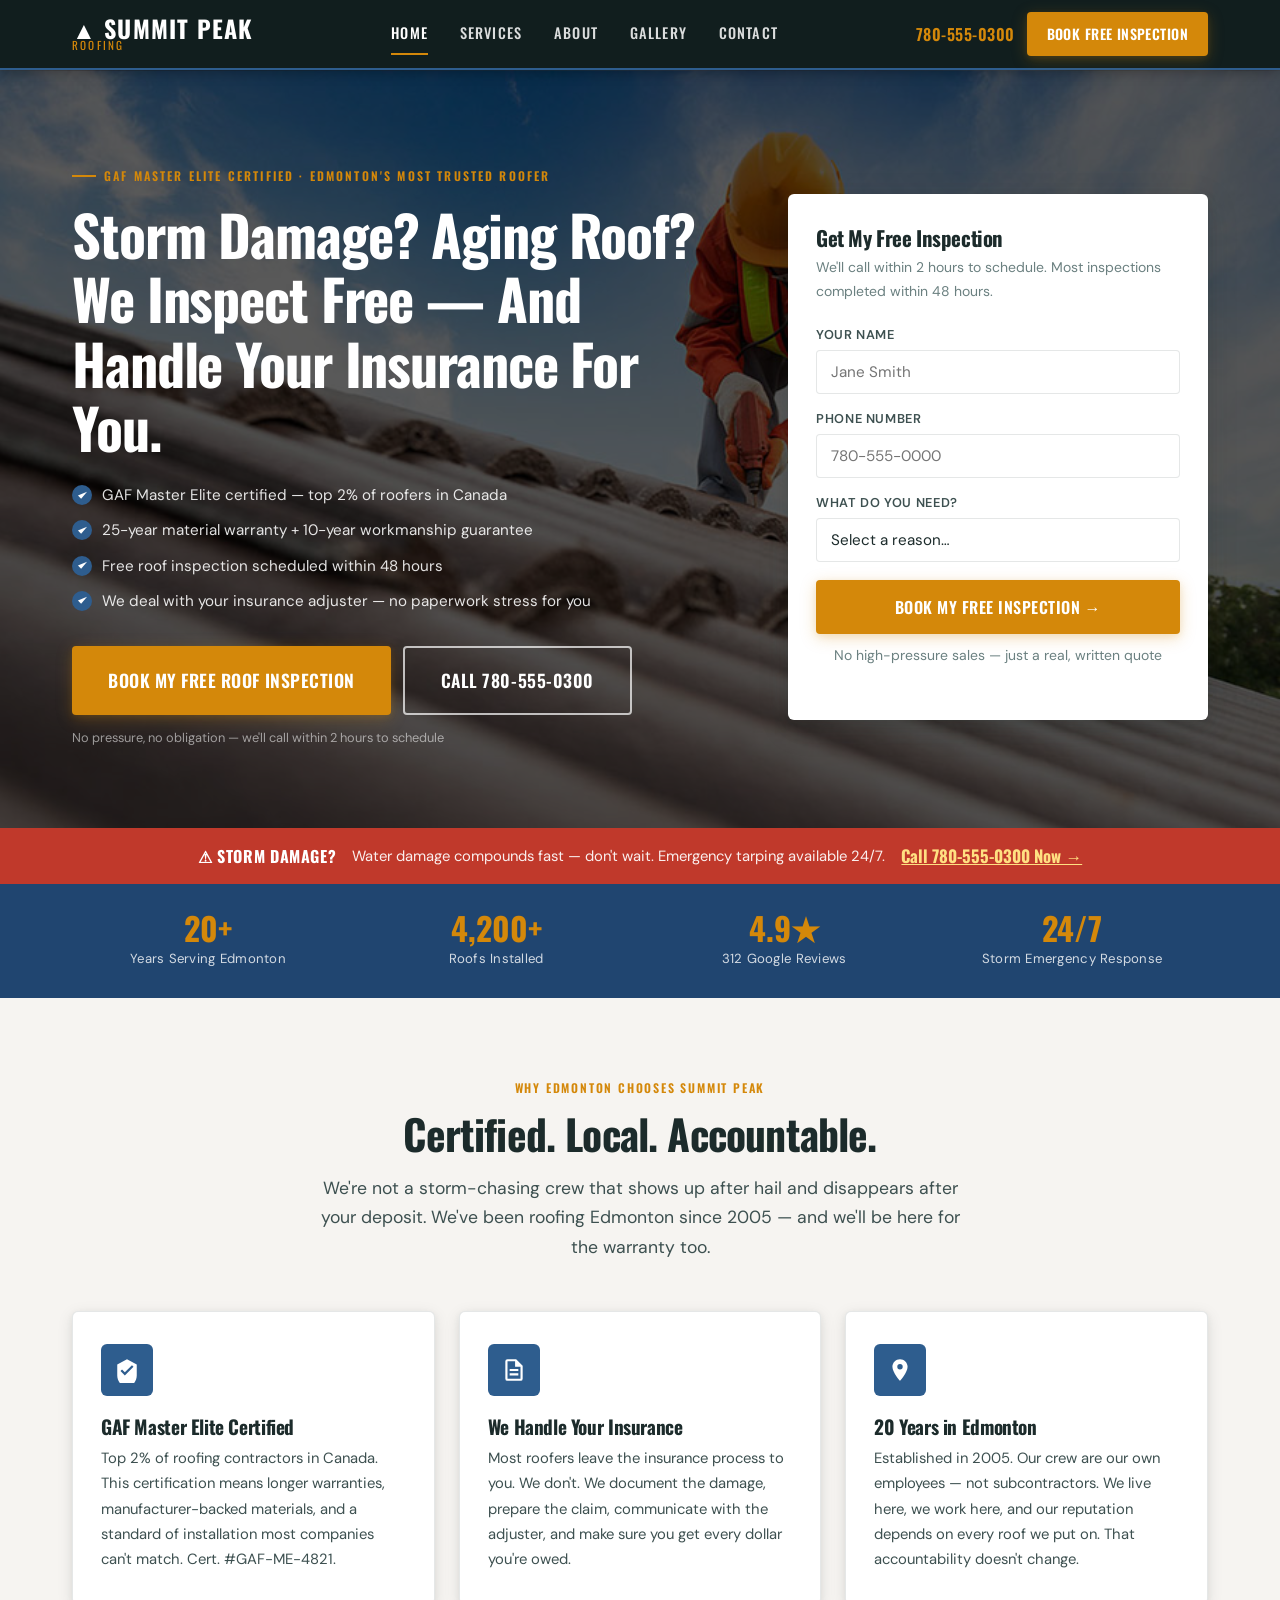
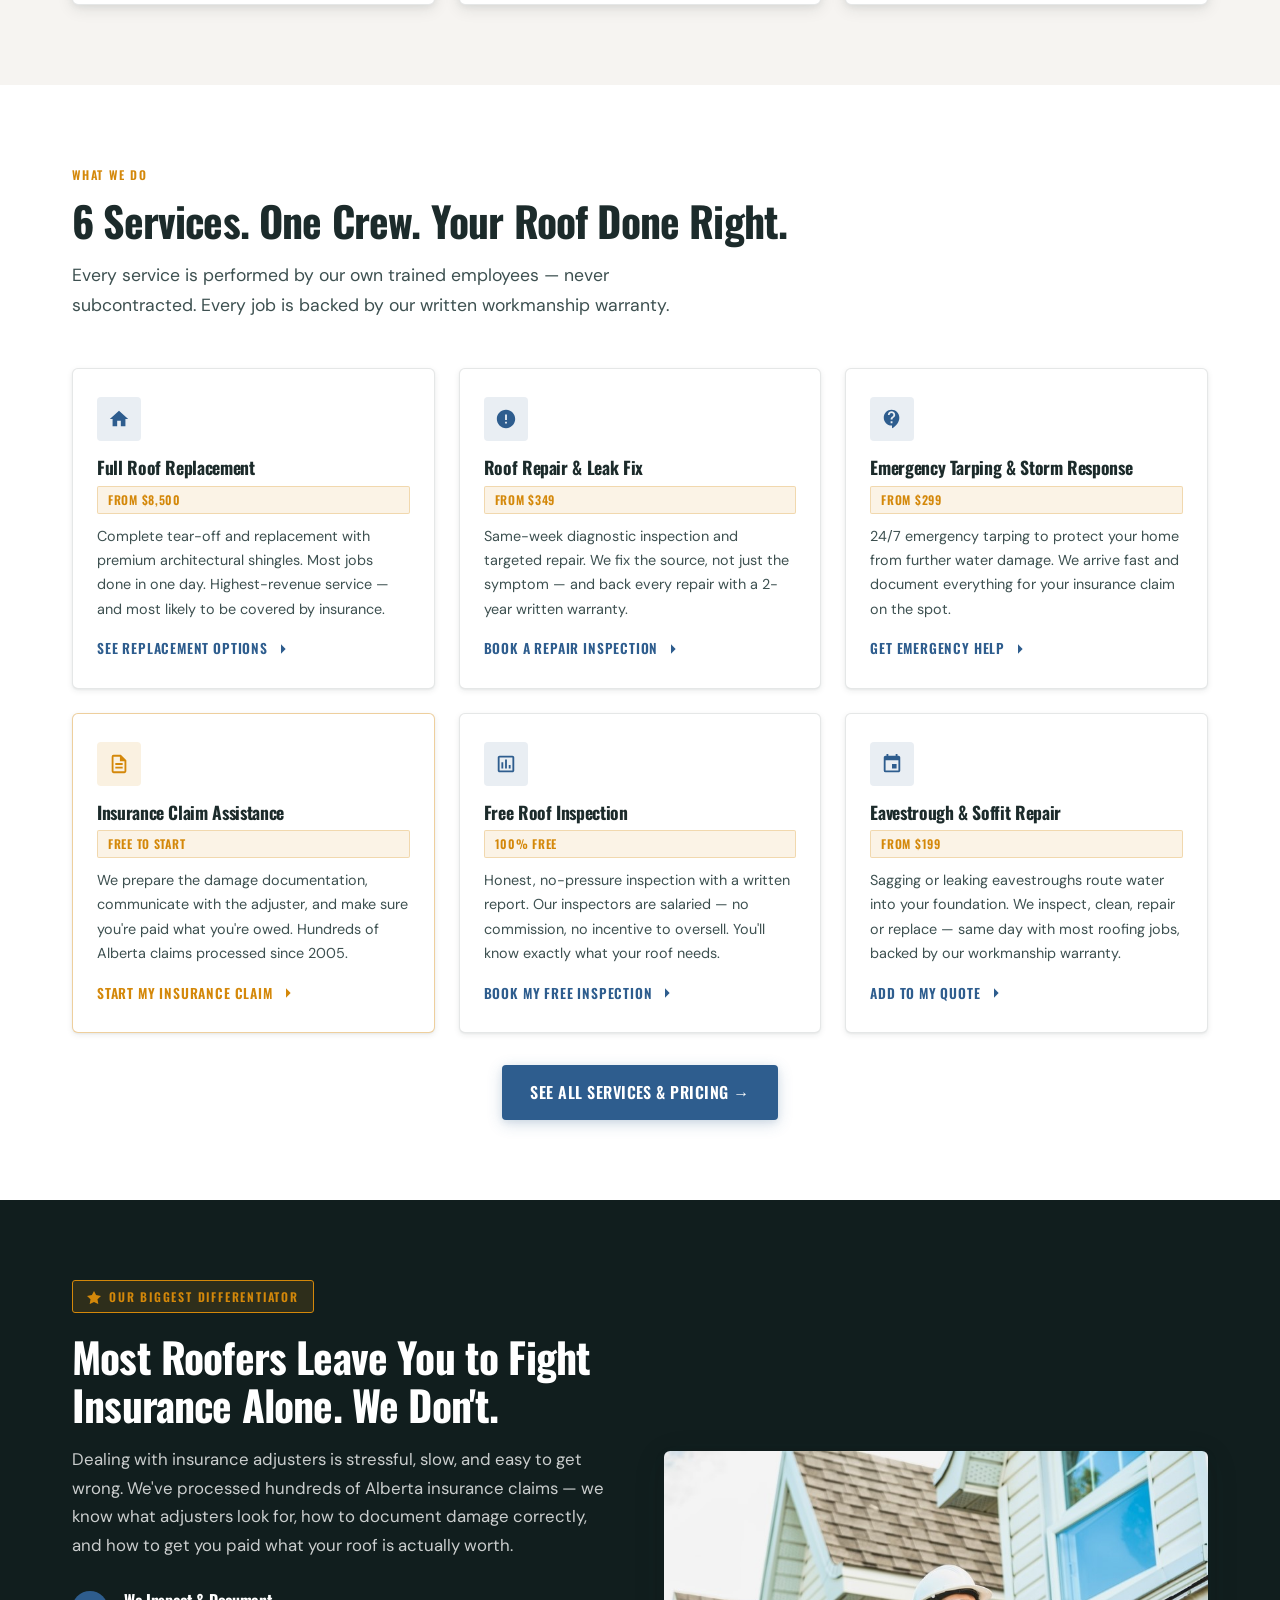
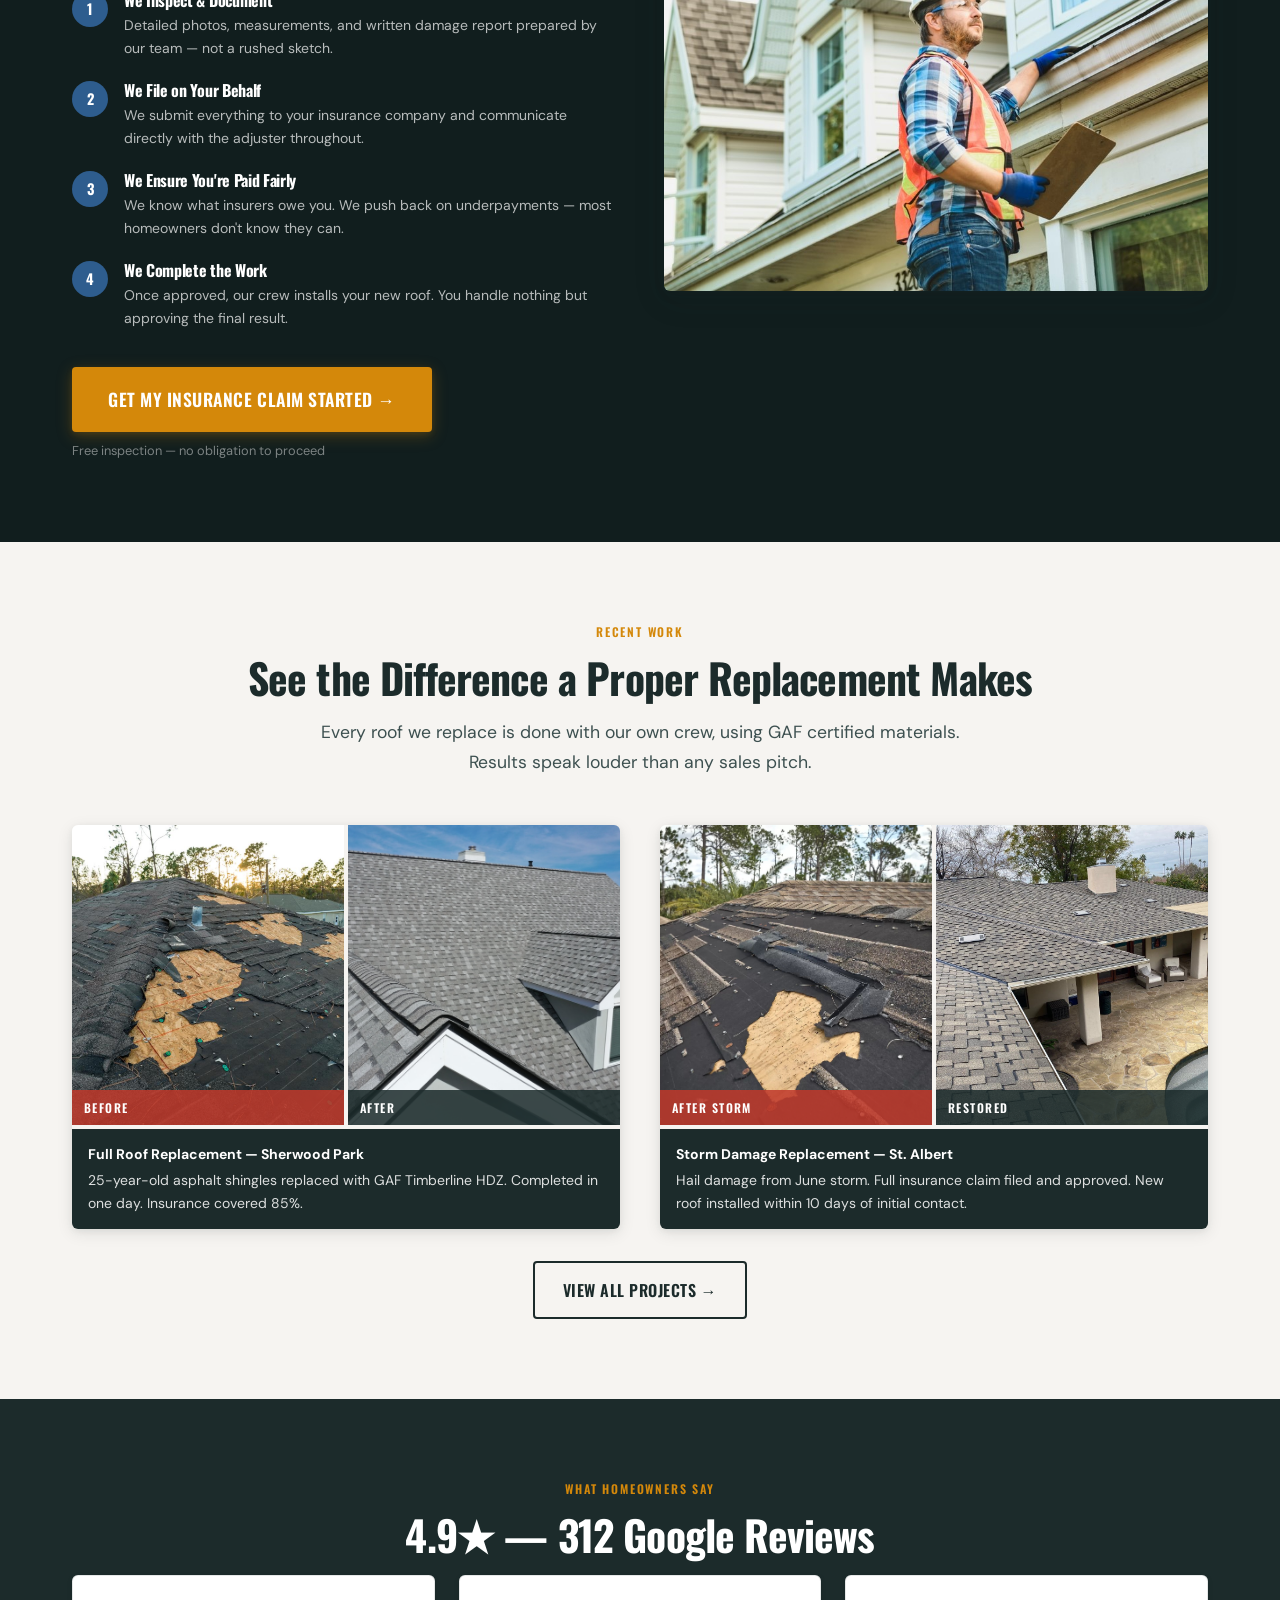
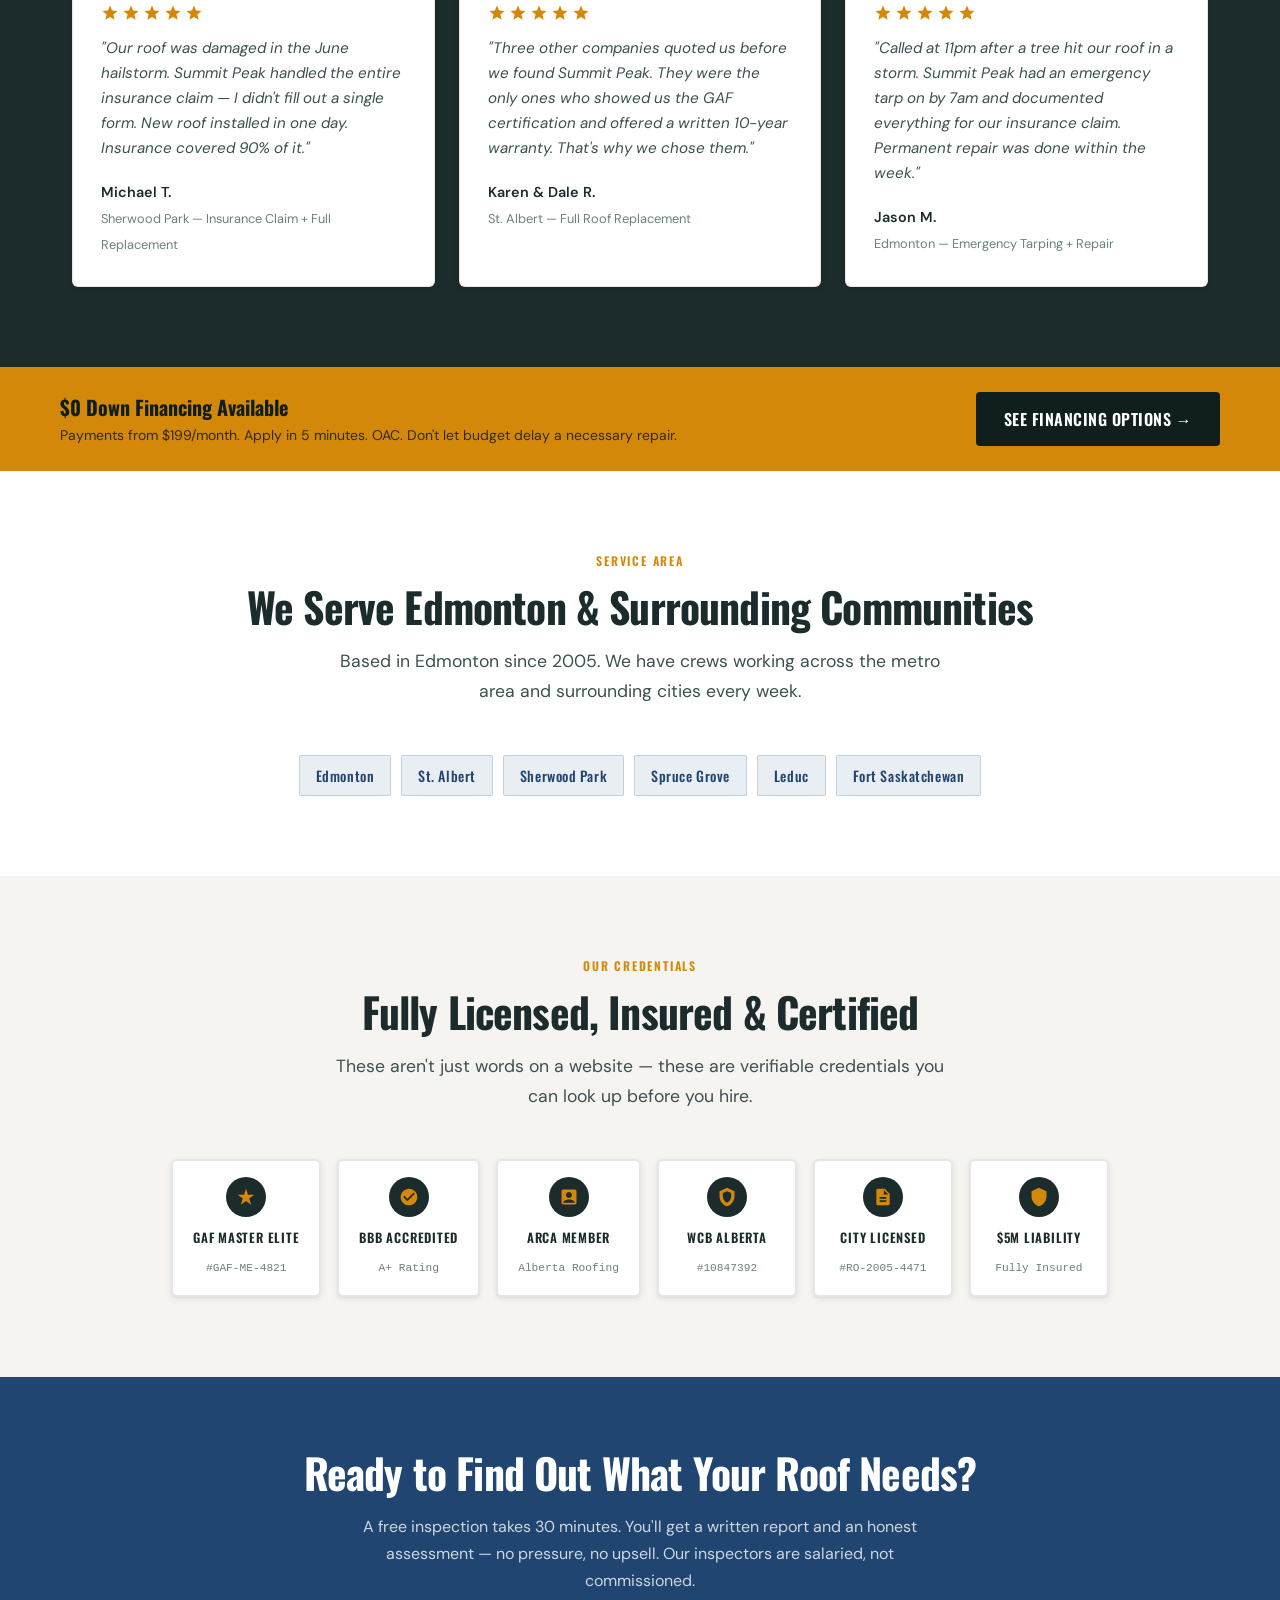
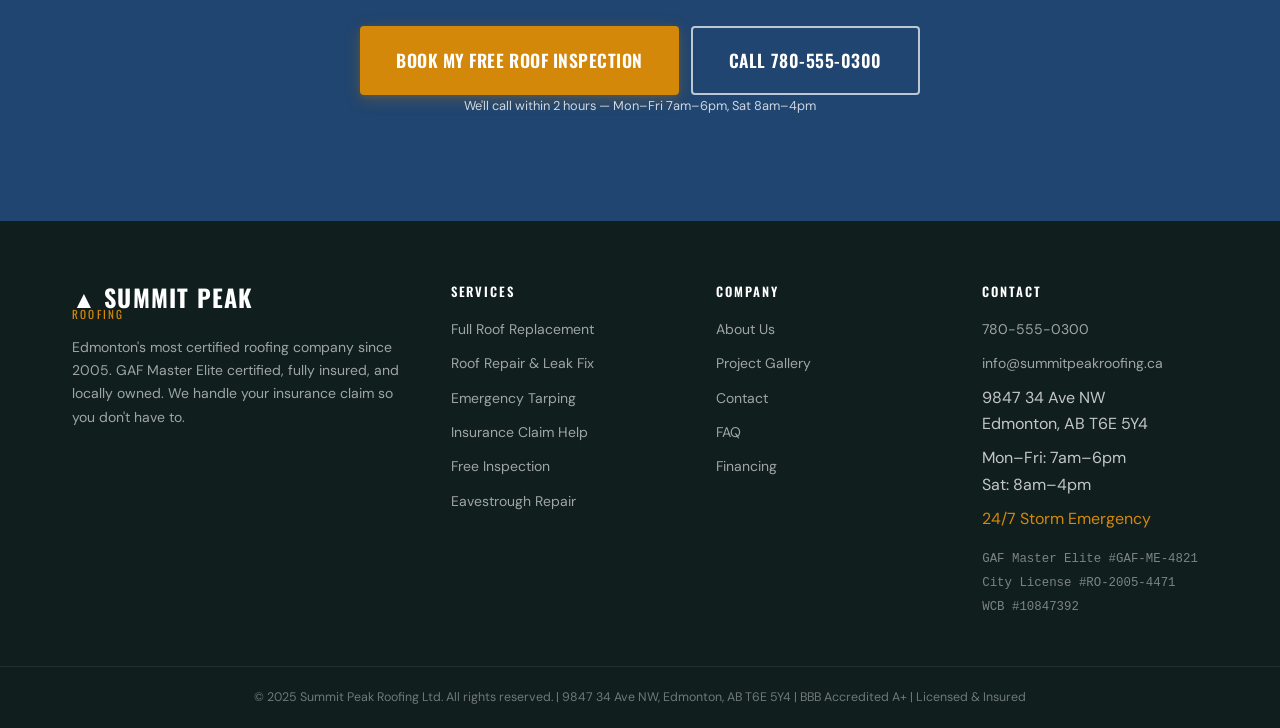
<file: index.html>
<!DOCTYPE html>
<html lang="en">
<head>
  <meta charset="UTF-8">
  <meta name="viewport" content="width=device-width, initial-scale=1.0">
  <title>Edmonton Roof Replacement &amp; Insurance Claims | Summit Peak Roofing</title>
  <meta name="description" content="Edmonton's most certified roofer since 2005. GAF Master Elite certified. We handle your insurance claim, inspect free, and complete most roofs in one day. Call 780-555-0300.">
  <link rel="canonical" href="https://summitpeakroofing.ca/index.html">

  <!-- Open Graph -->
  <meta property="og:type" content="website">
  <meta property="og:title" content="Edmonton Roof Replacement &amp; Insurance Claims | Summit Peak Roofing">
  <meta property="og:description" content="GAF Master Elite certified. Free roof inspection. We handle your insurance claim. Edmonton's trusted roofer since 2005.">
  <meta property="og:url" content="https://summitpeakroofing.ca/">
  <meta property="og:image" content="https://summitpeakroofing.ca/images/hero.jpg">

  <!-- Preconnect fonts -->
  <link rel="preconnect" href="https://fonts.googleapis.com">
  <link rel="preconnect" href="https://fonts.gstatic.com" crossorigin>
  <link rel="stylesheet" href="style.css">

  <!-- LocalBusiness + RoofingContractor Schema -->
  <script type="application/ld+json">
  {
    "@context": "https://schema.org",
    "@type": ["LocalBusiness", "RoofingContractor"],
    "name": "Summit Peak Roofing",
    "url": "https://summitpeakroofing.ca",
    "logo": "https://summitpeakroofing.ca/images/hero.jpg",
    "image": "https://summitpeakroofing.ca/images/hero.jpg",
    "description": "Edmonton's most certified roofing company. GAF Master Elite certified, insurance claim assistance, free inspections. Serving Edmonton and surrounding area since 2005.",
    "telephone": "+17805550300",
    "email": "info@summitpeakroofing.ca",
    "address": {
      "@type": "PostalAddress",
      "streetAddress": "9847 34 Ave NW",
      "addressLocality": "Edmonton",
      "addressRegion": "AB",
      "postalCode": "T6E 5Y4",
      "addressCountry": "CA"
    },
    "geo": {
      "@type": "GeoCoordinates",
      "latitude": 53.5461,
      "longitude": -113.4937
    },
    "openingHoursSpecification": [
      {"@type": "OpeningHoursSpecification", "dayOfWeek": ["Monday","Tuesday","Wednesday","Thursday","Friday"], "opens": "07:00", "closes": "18:00"},
      {"@type": "OpeningHoursSpecification", "dayOfWeek": "Saturday", "opens": "08:00", "closes": "16:00"}
    ],
    "areaServed": ["Edmonton","St. Albert","Sherwood Park","Spruce Grove","Leduc","Fort Saskatchewan"],
    "priceRange": "$$",
    "aggregateRating": {
      "@type": "AggregateRating",
      "ratingValue": "4.9",
      "reviewCount": "312"
    },
    "hasCredential": [
      "GAF Master Elite Certified Contractor #GAF-ME-4821",
      "BBB Accredited Business A+ Rating",
      "City of Edmonton Licensed Contractor #RO-2005-4471",
      "WCB Alberta Certificate #10847392",
      "Alberta Roofing Contractors Association Member"
    ]
  }
  </script>

  <!-- Review Schema -->
  <script type="application/ld+json">
  {
    "@context": "https://schema.org",
    "@type": "ItemList",
    "itemListElement": [
      {
        "@type": "Review",
        "position": 1,
        "author": {"@type": "Person", "name": "Michael T."},
        "reviewBody": "Our roof was damaged in the June hailstorm. Summit Peak handled the entire insurance claim — I didn't fill out a single form. New roof installed in one day. Insurance covered 90% of it.",
        "reviewRating": {"@type": "Rating", "ratingValue": "5"},
        "itemReviewed": {"@type": "LocalBusiness", "name": "Summit Peak Roofing"}
      },
      {
        "@type": "Review",
        "position": 2,
        "author": {"@type": "Person", "name": "Karen & Dale R."},
        "reviewBody": "Three other companies quoted us for a new roof before we found Summit Peak. They were the only ones who showed us the GAF certification and offered a written 10-year warranty. That's why we chose them.",
        "reviewRating": {"@type": "Rating", "ratingValue": "5"},
        "itemReviewed": {"@type": "LocalBusiness", "name": "Summit Peak Roofing"}
      },
      {
        "@type": "Review",
        "position": 3,
        "author": {"@type": "Person", "name": "Jason M."},
        "reviewBody": "Called at 11pm after a tree hit our roof in a storm. Summit Peak had an emergency tarp on by 7am and documented everything for our insurance claim. Permanent repair was done within the week.",
        "reviewRating": {"@type": "Rating", "ratingValue": "5"},
        "itemReviewed": {"@type": "LocalBusiness", "name": "Summit Peak Roofing"}
      }
    ]
  }
  </script>
</head>
<body>

  <a href="#main-content" class="skip-link">Skip to main content</a>

  <!-- ── HEADER ── -->
  <header class="site-header" role="banner">
    <div class="header-inner">
      <a href="index.html" class="logo" aria-label="Summit Peak Roofing — Home">
        <span class="logo-name">&#9650; Summit Peak</span>
        <span class="logo-sub">Roofing</span>
      </a>
      <nav class="header-nav" aria-label="Main navigation">
        <a href="index.html" class="active">Home</a>
        <a href="services.html">Services</a>
        <a href="about.html">About</a>
        <a href="gallery.html">Gallery</a>
        <a href="contact.html">Contact</a>
      </nav>
      <div class="header-actions">
        <a href="tel:+17805550300" class="header-phone" aria-label="Call Summit Peak Roofing">780-555-0300</a>
        <a href="contact.html" class="btn btn-primary btn-sm">Book Free Inspection</a>
        <button class="hamburger" aria-label="Open navigation menu" aria-expanded="false" aria-controls="mobile-nav">
          <span></span><span></span><span></span>
        </button>
      </div>
    </div>
    <nav class="mobile-nav" id="mobile-nav" aria-label="Mobile navigation">
      <a href="index.html">Home</a>
      <a href="services.html">Services</a>
      <a href="about.html">About</a>
      <a href="gallery.html">Gallery</a>
      <a href="contact.html">Contact</a>
      <a href="tel:+17805550300" class="text-amber">&#128222; 780-555-0300</a>
      <a href="contact.html" class="btn btn-primary mobile-cta">Book Free Inspection</a>
    </nav>
  </header>

  <main id="main-content">

    <!-- ── HERO ── -->
    <section class="hero" aria-label="Hero">
      <div class="hero-bg" role="img" aria-label="Roofing crew installing a new roof in Edmonton"></div>
      <div class="hero-inner container">
        <div class="hero-content">
          <span class="hero-eyebrow">GAF Master Elite Certified &middot; Edmonton's Most Trusted Roofer</span>
          <h1>Storm Damage? Aging Roof?<br>We Inspect Free &mdash; And Handle Your Insurance For You.</h1>
          <ul class="hero-promises" role="list">
            <li class="hero-promise">
              <span class="hero-promise-icon" aria-hidden="true"><svg viewBox="0 0 12 12"><path d="M1 6l3.5 3.5L11 2"/></svg></span>
              <span>GAF Master Elite certified &mdash; top 2% of roofers in Canada</span>
            </li>
            <li class="hero-promise">
              <span class="hero-promise-icon" aria-hidden="true"><svg viewBox="0 0 12 12"><path d="M1 6l3.5 3.5L11 2"/></svg></span>
              <span>25-year material warranty + 10-year workmanship guarantee</span>
            </li>
            <li class="hero-promise">
              <span class="hero-promise-icon" aria-hidden="true"><svg viewBox="0 0 12 12"><path d="M1 6l3.5 3.5L11 2"/></svg></span>
              <span>Free roof inspection scheduled within 48 hours</span>
            </li>
            <li class="hero-promise">
              <span class="hero-promise-icon" aria-hidden="true"><svg viewBox="0 0 12 12"><path d="M1 6l3.5 3.5L11 2"/></svg></span>
              <span>We deal with your insurance adjuster &mdash; no paperwork stress for you</span>
            </li>
          </ul>
          <div class="hero-ctas">
            <a href="contact.html" class="btn btn-primary btn-lg">Book My Free Roof Inspection</a>
            <a href="tel:+17805550300" class="btn btn-secondary btn-lg">Call 780-555-0300</a>
          </div>
          <p class="hero-micro">No pressure, no obligation &mdash; we'll call within 2 hours to schedule</p>
        </div>

        <!-- Hero Inline Form -->
        <div class="hero-form-box" aria-label="Request free inspection">
          <h3>Get My Free Inspection</h3>
          <p>We'll call within 2 hours to schedule. Most inspections completed within 48 hours.</p>
          <form action="https://formspree.io/f/YOUR_FORM_ID" method="POST" novalidate>
            <div class="form-group">
              <label for="h-name">Your Name</label>
              <input type="text" id="h-name" name="name" placeholder="Jane Smith" required autocomplete="name">
            </div>
            <div class="form-group">
              <label for="h-phone">Phone Number</label>
              <input type="tel" id="h-phone" name="phone" placeholder="780-555-0000" required autocomplete="tel">
            </div>
            <div class="form-group">
              <label for="h-reason">What do you need?</label>
              <select id="h-reason" name="reason" required>
                <option value="" disabled selected>Select a reason&hellip;</option>
                <option>Free Inspection</option>
                <option>Storm Damage</option>
                <option>Insurance Help</option>
                <option>Repair</option>
                <option>Replacement</option>
                <option>Other</option>
              </select>
            </div>
            <button type="submit" class="btn btn-primary form-submit">Book My Free Inspection &rarr;</button>
          </form>
          <p class="form-note">No high-pressure sales &mdash; just a real, written quote</p>
        </div>
      </div>
    </section>

    <!-- ── EMERGENCY BANNER ── -->
    <div class="emergency-banner" role="alert" aria-live="polite">
      <div class="emergency-banner-inner">
        <strong>&#9888; Storm Damage?</strong>
        <p>Water damage compounds fast &mdash; don't wait. Emergency tarping available 24/7.</p>
        <a href="tel:+17805550300">Call 780-555-0300 Now &rarr;</a>
      </div>
    </div>

    <!-- ── TRUST BAR ── -->
    <div class="trust-bar" aria-label="Key statistics">
      <div class="container">
        <ul class="trust-bar-grid" role="list">
          <li>
            <span class="trust-stat-number">20+</span>
            <span class="trust-stat-label">Years Serving Edmonton</span>
          </li>
          <li>
            <span class="trust-stat-number">4,200+</span>
            <span class="trust-stat-label">Roofs Installed</span>
          </li>
          <li>
            <span class="trust-stat-number">4.9&#9733;</span>
            <span class="trust-stat-label">312 Google Reviews</span>
          </li>
          <li>
            <span class="trust-stat-number">24/7</span>
            <span class="trust-stat-label">Storm Emergency Response</span>
          </li>
        </ul>
      </div>
    </div>

    <!-- ── TRUST CARDS ── -->
    <section class="section section-offwhite" aria-labelledby="trust-heading">
      <div class="container">
        <div class="text-center">
          <span class="section-label">Why Edmonton Chooses Summit Peak</span>
          <h2 class="section-title" id="trust-heading">Certified. Local. Accountable.</h2>
          <p class="section-lead">We're not a storm-chasing crew that shows up after hail and disappears after your deposit. We've been roofing Edmonton since 2005 &mdash; and we'll be here for the warranty too.</p>
        </div>
        <div class="trust-cards-grid">
          <article class="trust-card">
            <div class="trust-card-icon" aria-hidden="true">
              <svg viewBox="0 0 24 24"><path d="M12 2L3 7v10c0 5.25 3.75 10.15 9 11.35C17.25 27.15 21 22.25 21 17V7L12 2zm-2 15l-4-4 1.41-1.41L10 14.17l6.59-6.59L18 9l-8 8z"/></svg>
            </div>
            <h3>GAF Master Elite Certified</h3>
            <p>Top 2% of roofing contractors in Canada. This certification means longer warranties, manufacturer-backed materials, and a standard of installation most companies can't match. Cert. #GAF-ME-4821.</p>
          </article>
          <article class="trust-card">
            <div class="trust-card-icon" aria-hidden="true">
              <svg viewBox="0 0 24 24"><path d="M14 2H6a2 2 0 0 0-2 2v16a2 2 0 0 0 2 2h12a2 2 0 0 0 2-2V8l-6-6zm4 18H6V4h7v5h5v11zM8 15h8v2H8zm0-4h8v2H8z"/></svg>
            </div>
            <h3>We Handle Your Insurance</h3>
            <p>Most roofers leave the insurance process to you. We don't. We document the damage, prepare the claim, communicate with the adjuster, and make sure you get every dollar you're owed.</p>
          </article>
          <article class="trust-card">
            <div class="trust-card-icon" aria-hidden="true">
              <svg viewBox="0 0 24 24"><path d="M12 2C8.13 2 5 5.13 5 9c0 5.25 7 13 7 13s7-7.75 7-13c0-3.87-3.13-7-7-7zm0 9.5a2.5 2.5 0 1 1 0-5 2.5 2.5 0 0 1 0 5z"/></svg>
            </div>
            <h3>20 Years in Edmonton</h3>
            <p>Established in 2005. Our crew are our own employees &mdash; not subcontractors. We live here, we work here, and our reputation depends on every roof we put on. That accountability doesn't change.</p>
          </article>
        </div>
      </div>
    </section>

    <!-- ── SERVICES PREVIEW ── -->
    <section class="section" aria-labelledby="services-heading">
      <div class="container">
        <span class="section-label">What We Do</span>
        <h2 class="section-title" id="services-heading">6 Services. One Crew. Your Roof Done Right.</h2>
        <p class="section-lead">Every service is performed by our own trained employees &mdash; never subcontracted. Every job is backed by our written workmanship warranty.</p>
        <div class="services-grid">

          <article class="service-card">
            <div class="service-card-icon" aria-hidden="true">
              <svg viewBox="0 0 24 24"><path d="M10 20v-6h4v6h5v-8h3L12 3 2 12h3v8z"/></svg>
            </div>
            <h3>Full Roof Replacement</h3>
            <span style="display:inline-block; font-family:var(--font-heading); font-size:0.75rem; font-weight:600; letter-spacing:0.06em; text-transform:uppercase; color:var(--amber); background:rgba(212,136,10,0.1); border:1px solid rgba(212,136,10,0.25); border-radius:2px; padding:3px 10px; margin-bottom:10px;">From $8,500</span>
            <p>Complete tear-off and replacement with premium architectural shingles. Most jobs done in one day. Highest-revenue service &mdash; and most likely to be covered by insurance.</p>
            <a href="services.html#replacement" class="service-link">See Replacement Options <svg viewBox="0 0 12 12"><path d="M2 6h8M6 2l4 4-4 4"/></svg></a>
          </article>

          <article class="service-card">
            <div class="service-card-icon" aria-hidden="true">
              <svg viewBox="0 0 24 24"><path d="M12 2C6.48 2 2 6.48 2 12s4.48 10 10 10 10-4.48 10-10S17.52 2 12 2zm1 15h-2v-2h2v2zm0-4h-2V7h2v6z"/></svg>
            </div>
            <h3>Roof Repair &amp; Leak Fix</h3>
            <span style="display:inline-block; font-family:var(--font-heading); font-size:0.75rem; font-weight:600; letter-spacing:0.06em; text-transform:uppercase; color:var(--amber); background:rgba(212,136,10,0.1); border:1px solid rgba(212,136,10,0.25); border-radius:2px; padding:3px 10px; margin-bottom:10px;">From $349</span>
            <p>Same-week diagnostic inspection and targeted repair. We fix the source, not just the symptom &mdash; and back every repair with a 2-year written warranty.</p>
            <a href="services.html#repair" class="service-link">Book a Repair Inspection <svg viewBox="0 0 12 12"><path d="M2 6h8M6 2l4 4-4 4"/></svg></a>
          </article>

          <article class="service-card">
            <div class="service-card-icon" aria-hidden="true">
              <svg viewBox="0 0 24 24"><path d="M11.5 2C6.81 2 3 5.81 3 10.5S6.81 19 11.5 19h.5v3c4.86-2.34 8-7 8-11.5C20 5.81 16.19 2 11.5 2zm1 14.5h-2v-2h2v2zm0-4h-2c0-3.25 3-3 3-5 0-1.1-.9-2-2-2s-2 .9-2 2h-2c0-2.21 1.79-4 4-4s4 1.79 4 4c0 2.5-3 2.75-3 5z"/></svg>
            </div>
            <h3>Emergency Tarping &amp; Storm Response</h3>
            <span style="display:inline-block; font-family:var(--font-heading); font-size:0.75rem; font-weight:600; letter-spacing:0.06em; text-transform:uppercase; color:var(--amber); background:rgba(212,136,10,0.1); border:1px solid rgba(212,136,10,0.25); border-radius:2px; padding:3px 10px; margin-bottom:10px;">From $299</span>
            <p>24/7 emergency tarping to protect your home from further water damage. We arrive fast and document everything for your insurance claim on the spot.</p>
            <a href="services.html#emergency" class="service-link">Get Emergency Help <svg viewBox="0 0 12 12"><path d="M2 6h8M6 2l4 4-4 4"/></svg></a>
          </article>

          <article class="service-card" style="border-color: rgba(212,136,10,0.4);">
            <div class="service-card-icon" style="background: rgba(212,136,10,0.12);" aria-hidden="true">
              <svg viewBox="0 0 24 24" style="fill:#D4880A;"><path d="M14 2H6a2 2 0 0 0-2 2v16a2 2 0 0 0 2 2h12a2 2 0 0 0 2-2V8l-6-6zm4 18H6V4h7v5h5v11zM8 15h8v2H8zm0-4h8v2H8z"/></svg>
            </div>
            <h3>Insurance Claim Assistance</h3>
            <span style="display:inline-block; font-family:var(--font-heading); font-size:0.75rem; font-weight:600; letter-spacing:0.06em; text-transform:uppercase; color:var(--amber); background:rgba(212,136,10,0.1); border:1px solid rgba(212,136,10,0.25); border-radius:2px; padding:3px 10px; margin-bottom:10px;">Free to Start</span>
            <p>We prepare the damage documentation, communicate with the adjuster, and make sure you're paid what you're owed. Hundreds of Alberta claims processed since 2005.</p>
            <a href="services.html#insurance" class="service-link" style="color:#D4880A;">Start My Insurance Claim <svg viewBox="0 0 12 12"><path d="M2 6h8M6 2l4 4-4 4"/></svg></a>
          </article>

          <article class="service-card">
            <div class="service-card-icon" aria-hidden="true">
              <svg viewBox="0 0 24 24"><path d="M9 17H7v-7h2v7zm4 0h-2V7h2v10zm4 0h-2v-4h2v4zm2 2H5V5h14v14zm0-16H5c-1.1 0-2 .9-2 2v14c0 1.1.9 2 2 2h14c1.1 0 2-.9 2-2V5c0-1.1-.9-2-2-2z"/></svg>
            </div>
            <h3>Free Roof Inspection</h3>
            <span style="display:inline-block; font-family:var(--font-heading); font-size:0.75rem; font-weight:600; letter-spacing:0.06em; text-transform:uppercase; color:var(--amber); background:rgba(212,136,10,0.1); border:1px solid rgba(212,136,10,0.25); border-radius:2px; padding:3px 10px; margin-bottom:10px;">100% Free</span>
            <p>Honest, no-pressure inspection with a written report. Our inspectors are salaried &mdash; no commission, no incentive to oversell. You'll know exactly what your roof needs.</p>
            <a href="services.html#inspection" class="service-link">Book My Free Inspection <svg viewBox="0 0 12 12"><path d="M2 6h8M6 2l4 4-4 4"/></svg></a>
          </article>

          <article class="service-card">
            <div class="service-card-icon" aria-hidden="true">
              <svg viewBox="0 0 24 24"><path d="M17 12h-5v5h5v-5zM16 1v2H8V1H6v2H5c-1.11 0-1.99.9-1.99 2L3 19a2 2 0 0 0 2 2h14c1.1 0 2-.9 2-2V5c0-1.1-.9-2-2-2h-1V1h-2zm3 18H5V8h14v11z"/></svg>
            </div>
            <h3>Eavestrough &amp; Soffit Repair</h3>
            <span style="display:inline-block; font-family:var(--font-heading); font-size:0.75rem; font-weight:600; letter-spacing:0.06em; text-transform:uppercase; color:var(--amber); background:rgba(212,136,10,0.1); border:1px solid rgba(212,136,10,0.25); border-radius:2px; padding:3px 10px; margin-bottom:10px;">From $199</span>
            <p>Sagging or leaking eavestroughs route water into your foundation. We inspect, clean, repair or replace &mdash; same day with most roofing jobs, backed by our workmanship warranty.</p>
            <a href="services.html#eavestrough" class="service-link">Add to My Quote <svg viewBox="0 0 12 12"><path d="M2 6h8M6 2l4 4-4 4"/></svg></a>
          </article>

        </div>
        <div class="text-center mt-32">
          <a href="services.html" class="btn btn-steel">See All Services &amp; Pricing &rarr;</a>
        </div>
      </div>
    </section>

    <!-- ── INSURANCE SECTION ── -->
    <section class="insurance-section" id="insurance-help" aria-labelledby="insurance-heading">
      <div class="insurance-inner">
        <div class="insurance-content">
          <span class="insurance-badge" aria-label="Key differentiator">
            <svg viewBox="0 0 16 16" width="14" height="14" fill="currentColor"><path d="M8 1l2.39 4.84L16 6.73l-4 3.89.94 5.49L8 13.77 3.06 16.11 4 10.62 0 6.73l5.61-.89z"/></svg>
            Our Biggest Differentiator
          </span>
          <h2 id="insurance-heading">Most Roofers Leave You to Fight Insurance Alone. We Don't.</h2>
          <p class="lead">Dealing with insurance adjusters is stressful, slow, and easy to get wrong. We've processed hundreds of Alberta insurance claims &mdash; we know what adjusters look for, how to document damage correctly, and how to get you paid what your roof is actually worth.</p>
          <div class="insurance-steps">
            <div class="insurance-step">
              <div class="step-num" aria-hidden="true">1</div>
              <div class="step-content">
                <h4>We Inspect &amp; Document</h4>
                <p>Detailed photos, measurements, and written damage report prepared by our team &mdash; not a rushed sketch.</p>
              </div>
            </div>
            <div class="insurance-step">
              <div class="step-num" aria-hidden="true">2</div>
              <div class="step-content">
                <h4>We File on Your Behalf</h4>
                <p>We submit everything to your insurance company and communicate directly with the adjuster throughout.</p>
              </div>
            </div>
            <div class="insurance-step">
              <div class="step-num" aria-hidden="true">3</div>
              <div class="step-content">
                <h4>We Ensure You're Paid Fairly</h4>
                <p>We know what insurers owe you. We push back on underpayments &mdash; most homeowners don't know they can.</p>
              </div>
            </div>
            <div class="insurance-step">
              <div class="step-num" aria-hidden="true">4</div>
              <div class="step-content">
                <h4>We Complete the Work</h4>
                <p>Once approved, our crew installs your new roof. You handle nothing but approving the final result.</p>
              </div>
            </div>
          </div>
          <a href="contact.html" class="btn btn-primary btn-lg">Get My Insurance Claim Started &rarr;</a>
          <p class="hero-micro mt-8" style="color:rgba(255,255,255,0.45);">Free inspection &mdash; no obligation to proceed</p>
        </div>
        <div class="insurance-image">
          <img src="images/insurance.jpg" alt="Summit Peak Roofing team preparing insurance claim documentation for an Edmonton homeowner" loading="lazy">
        </div>
      </div>
    </section>

    <!-- ── BEFORE/AFTER PREVIEW ── -->
    <section class="section section-offwhite" aria-labelledby="gallery-preview-heading">
      <div class="container">
        <div class="text-center">
          <span class="section-label">Recent Work</span>
          <h2 class="section-title" id="gallery-preview-heading">See the Difference a Proper Replacement Makes</h2>
          <p class="section-lead">Every roof we replace is done with our own crew, using GAF certified materials. Results speak louder than any sales pitch.</p>
        </div>
        <div class="gallery-grid">
          <div class="ba-pair" role="img" aria-label="Before and after: full roof replacement in Sherwood Park">
            <div class="ba-item">
              <img src="images/gallery-before-1.jpg" alt="Worn, curling shingles on an Edmonton home before Summit Peak replacement" loading="lazy">
              <span class="ba-label before">Before</span>
            </div>
            <div class="ba-item">
              <img src="images/gallery-after-1.jpg" alt="Brand new GAF architectural shingles installed by Summit Peak Roofing" loading="lazy">
              <span class="ba-label after">After</span>
            </div>
            <div class="ba-meta">
              <strong>Full Roof Replacement &mdash; Sherwood Park</strong>
              25-year-old asphalt shingles replaced with GAF Timberline HDZ. Completed in one day. Insurance covered 85%.
            </div>
          </div>
          <div class="ba-pair" role="img" aria-label="Before and after: storm damage repair in St. Albert">
            <div class="ba-item">
              <img src="images/gallery-before-2.jpg" alt="Storm-damaged roof with missing shingles after Edmonton hailstorm" loading="lazy">
              <span class="ba-label before">After Storm</span>
            </div>
            <div class="ba-item">
              <img src="images/gallery-after-2.jpg" alt="Repaired and restored roof on St. Albert home after Summit Peak intervention" loading="lazy">
              <span class="ba-label after">Restored</span>
            </div>
            <div class="ba-meta">
              <strong>Storm Damage Replacement &mdash; St. Albert</strong>
              Hail damage from June storm. Full insurance claim filed and approved. New roof installed within 10 days of initial contact.
            </div>
          </div>
        </div>
        <div class="text-center mt-32">
          <a href="gallery.html" class="btn btn-outline">View All Projects &rarr;</a>
        </div>
      </div>
    </section>

    <!-- ── TESTIMONIALS ── -->
    <section class="section section-dark" aria-labelledby="reviews-heading">
      <div class="container">
        <div class="text-center">
          <span class="section-label">What Homeowners Say</span>
          <h2 class="section-title" id="reviews-heading">4.9&#9733; &mdash; 312 Google Reviews</h2>
        </div>
        <div class="testimonials-grid">
          <article class="testimonial-card">
            <div class="testimonial-stars" aria-label="5 out of 5 stars">
              <svg viewBox="0 0 24 24"><path d="M12 17.27L18.18 21l-1.64-7.03L22 9.24l-7.19-.61L12 2 9.19 8.63 2 9.24l5.46 4.73L5.82 21z"/></svg>
              <svg viewBox="0 0 24 24"><path d="M12 17.27L18.18 21l-1.64-7.03L22 9.24l-7.19-.61L12 2 9.19 8.63 2 9.24l5.46 4.73L5.82 21z"/></svg>
              <svg viewBox="0 0 24 24"><path d="M12 17.27L18.18 21l-1.64-7.03L22 9.24l-7.19-.61L12 2 9.19 8.63 2 9.24l5.46 4.73L5.82 21z"/></svg>
              <svg viewBox="0 0 24 24"><path d="M12 17.27L18.18 21l-1.64-7.03L22 9.24l-7.19-.61L12 2 9.19 8.63 2 9.24l5.46 4.73L5.82 21z"/></svg>
              <svg viewBox="0 0 24 24"><path d="M12 17.27L18.18 21l-1.64-7.03L22 9.24l-7.19-.61L12 2 9.19 8.63 2 9.24l5.46 4.73L5.82 21z"/></svg>
            </div>
            <blockquote>"Our roof was damaged in the June hailstorm. Summit Peak handled the entire insurance claim &mdash; I didn't fill out a single form. New roof installed in one day. Insurance covered 90% of it."</blockquote>
            <div class="testimonial-author">
              <strong>Michael T.</strong>
              <span>Sherwood Park &mdash; Insurance Claim + Full Replacement</span>
            </div>
          </article>
          <article class="testimonial-card">
            <div class="testimonial-stars" aria-label="5 out of 5 stars">
              <svg viewBox="0 0 24 24"><path d="M12 17.27L18.18 21l-1.64-7.03L22 9.24l-7.19-.61L12 2 9.19 8.63 2 9.24l5.46 4.73L5.82 21z"/></svg>
              <svg viewBox="0 0 24 24"><path d="M12 17.27L18.18 21l-1.64-7.03L22 9.24l-7.19-.61L12 2 9.19 8.63 2 9.24l5.46 4.73L5.82 21z"/></svg>
              <svg viewBox="0 0 24 24"><path d="M12 17.27L18.18 21l-1.64-7.03L22 9.24l-7.19-.61L12 2 9.19 8.63 2 9.24l5.46 4.73L5.82 21z"/></svg>
              <svg viewBox="0 0 24 24"><path d="M12 17.27L18.18 21l-1.64-7.03L22 9.24l-7.19-.61L12 2 9.19 8.63 2 9.24l5.46 4.73L5.82 21z"/></svg>
              <svg viewBox="0 0 24 24"><path d="M12 17.27L18.18 21l-1.64-7.03L22 9.24l-7.19-.61L12 2 9.19 8.63 2 9.24l5.46 4.73L5.82 21z"/></svg>
            </div>
            <blockquote>"Three other companies quoted us before we found Summit Peak. They were the only ones who showed us the GAF certification and offered a written 10-year warranty. That's why we chose them."</blockquote>
            <div class="testimonial-author">
              <strong>Karen &amp; Dale R.</strong>
              <span>St. Albert &mdash; Full Roof Replacement</span>
            </div>
          </article>
          <article class="testimonial-card">
            <div class="testimonial-stars" aria-label="5 out of 5 stars">
              <svg viewBox="0 0 24 24"><path d="M12 17.27L18.18 21l-1.64-7.03L22 9.24l-7.19-.61L12 2 9.19 8.63 2 9.24l5.46 4.73L5.82 21z"/></svg>
              <svg viewBox="0 0 24 24"><path d="M12 17.27L18.18 21l-1.64-7.03L22 9.24l-7.19-.61L12 2 9.19 8.63 2 9.24l5.46 4.73L5.82 21z"/></svg>
              <svg viewBox="0 0 24 24"><path d="M12 17.27L18.18 21l-1.64-7.03L22 9.24l-7.19-.61L12 2 9.19 8.63 2 9.24l5.46 4.73L5.82 21z"/></svg>
              <svg viewBox="0 0 24 24"><path d="M12 17.27L18.18 21l-1.64-7.03L22 9.24l-7.19-.61L12 2 9.19 8.63 2 9.24l5.46 4.73L5.82 21z"/></svg>
              <svg viewBox="0 0 24 24"><path d="M12 17.27L18.18 21l-1.64-7.03L22 9.24l-7.19-.61L12 2 9.19 8.63 2 9.24l5.46 4.73L5.82 21z"/></svg>
            </div>
            <blockquote>"Called at 11pm after a tree hit our roof in a storm. Summit Peak had an emergency tarp on by 7am and documented everything for our insurance claim. Permanent repair was done within the week."</blockquote>
            <div class="testimonial-author">
              <strong>Jason M.</strong>
              <span>Edmonton &mdash; Emergency Tarping + Repair</span>
            </div>
          </article>
        </div>
      </div>
    </section>

    <!-- ── FINANCING BAR ── -->
    <div class="financing-bar" aria-label="Financing options">
      <div class="financing-bar-inner">
        <div class="financing-bar-text">
          <strong>$0 Down Financing Available</strong>
          <p>Payments from $199/month. Apply in 5 minutes. OAC. Don't let budget delay a necessary repair.</p>
        </div>
        <a href="contact.html#financing" class="btn">See Financing Options &rarr;</a>
      </div>
    </div>

    <!-- ── SERVICE AREA ── -->
    <section class="section" aria-labelledby="area-heading">
      <div class="container">
        <div class="text-center">
          <span class="section-label">Service Area</span>
          <h2 class="section-title" id="area-heading">We Serve Edmonton &amp; Surrounding Communities</h2>
          <p class="section-lead">Based in Edmonton since 2005. We have crews working across the metro area and surrounding cities every week.</p>
        </div>
        <div class="area-grid" style="justify-content:center;" role="list" aria-label="Service areas">
          <span class="area-chip" role="listitem">Edmonton</span>
          <span class="area-chip" role="listitem">St. Albert</span>
          <span class="area-chip" role="listitem">Sherwood Park</span>
          <span class="area-chip" role="listitem">Spruce Grove</span>
          <span class="area-chip" role="listitem">Leduc</span>
          <span class="area-chip" role="listitem">Fort Saskatchewan</span>
        </div>
      </div>
    </section>

    <!-- ── CERTIFICATIONS ── -->
    <section class="section section-offwhite" aria-labelledby="certs-heading">
      <div class="container">
        <div class="text-center">
          <span class="section-label">Our Credentials</span>
          <h2 class="section-title" id="certs-heading">Fully Licensed, Insured &amp; Certified</h2>
          <p class="section-lead">These aren't just words on a website &mdash; these are verifiable credentials you can look up before you hire.</p>
        </div>
        <div class="cert-badges">
          <div class="cert-badge" role="img" aria-label="GAF Master Elite Certified Contractor">
            <div class="cert-badge-icon" aria-hidden="true"><svg viewBox="0 0 24 24"><path d="M12 2l2.4 7.4H22l-6.2 4.5 2.4 7.4-6.2-4.5-6.2 4.5 2.4-7.4L2 9.4h7.6z"/></svg></div>
            <span class="cert-badge-name">GAF Master Elite</span>
            <span class="cert-badge-num">#GAF-ME-4821</span>
          </div>
          <div class="cert-badge" role="img" aria-label="BBB Accredited Business A+ Rating">
            <div class="cert-badge-icon" aria-hidden="true"><svg viewBox="0 0 24 24"><path d="M12 2C6.48 2 2 6.48 2 12s4.48 10 10 10 10-4.48 10-10S17.52 2 12 2zm-2 15l-5-5 1.41-1.41L10 14.17l7.59-7.59L19 8l-9 9z"/></svg></div>
            <span class="cert-badge-name">BBB Accredited</span>
            <span class="cert-badge-num">A+ Rating</span>
          </div>
          <div class="cert-badge" role="img" aria-label="Alberta Roofing Contractors Association Member">
            <div class="cert-badge-icon" aria-hidden="true"><svg viewBox="0 0 24 24"><path d="M19 3H5c-1.1 0-2 .9-2 2v14c0 1.1.9 2 2 2h14c1.1 0 2-.9 2-2V5c0-1.1-.9-2-2-2zm-7 3c1.93 0 3.5 1.57 3.5 3.5S13.93 13 12 13s-3.5-1.57-3.5-3.5S10.07 6 12 6zm7 13H5v-.23c0-.62.28-1.2.76-1.58C7.47 15.82 9.64 15 12 15s4.53.82 6.24 2.19c.48.38.76.97.76 1.58V19z"/></svg></div>
            <span class="cert-badge-name">ARCA Member</span>
            <span class="cert-badge-num">Alberta Roofing</span>
          </div>
          <div class="cert-badge" role="img" aria-label="WCB Alberta Certificate">
            <div class="cert-badge-icon" aria-hidden="true"><svg viewBox="0 0 24 24"><path d="M12 1L3 5v6c0 5.55 3.84 10.74 9 12 5.16-1.26 9-6.45 9-12V5l-9-4zm0 4l5 2.18V11c0 3.5-2.33 6.79-5 7.93-2.67-1.14-5-4.43-5-7.93V7.18L12 5z"/></svg></div>
            <span class="cert-badge-name">WCB Alberta</span>
            <span class="cert-badge-num">#10847392</span>
          </div>
          <div class="cert-badge" role="img" aria-label="City of Edmonton Licensed Contractor">
            <div class="cert-badge-icon" aria-hidden="true"><svg viewBox="0 0 24 24"><path d="M14 2H6a2 2 0 0 0-2 2v16a2 2 0 0 0 2 2h12a2 2 0 0 0 2-2V8l-6-6zm-1 7V3.5L18.5 9H13zM8 16h8v2H8zm0-4h8v2H8z"/></svg></div>
            <span class="cert-badge-name">City Licensed</span>
            <span class="cert-badge-num">#RO-2005-4471</span>
          </div>
          <div class="cert-badge" role="img" aria-label="$5 Million General Liability Insurance">
            <div class="cert-badge-icon" aria-hidden="true"><svg viewBox="0 0 24 24"><path d="M12 1L3 5v6c0 5.55 3.84 10.74 9 12 5.16-1.26 9-6.45 9-12V5l-9-4z"/></svg></div>
            <span class="cert-badge-name">$5M Liability</span>
            <span class="cert-badge-num">Fully Insured</span>
          </div>
        </div>
      </div>
    </section>

    <!-- ── CTA SECTION ── -->
    <section class="cta-section" aria-labelledby="cta-heading">
      <div class="container">
        <h2 id="cta-heading">Ready to Find Out What Your Roof Needs?</h2>
        <p>A free inspection takes 30 minutes. You'll get a written report and an honest assessment &mdash; no pressure, no upsell. Our inspectors are salaried, not commissioned.</p>
        <div class="btn-group">
          <a href="contact.html" class="btn btn-primary btn-lg">Book My Free Roof Inspection</a>
          <a href="tel:+17805550300" class="btn btn-secondary btn-lg">Call 780-555-0300</a>
        </div>
        <p class="cta-micro">We'll call within 2 hours &mdash; Mon&ndash;Fri 7am&ndash;6pm, Sat 8am&ndash;4pm</p>
      </div>
    </section>

  </main>

  <!-- ── FOOTER ── -->
  <footer class="site-footer" role="contentinfo">
    <div class="footer-grid">
      <div class="footer-brand">
        <a href="index.html" class="logo" aria-label="Summit Peak Roofing Home">
          <span class="logo-name">&#9650; Summit Peak</span>
          <span class="logo-sub">Roofing</span>
        </a>
        <p>Edmonton's most certified roofing company since 2005. GAF Master Elite certified, fully insured, and locally owned. We handle your insurance claim so you don't have to.</p>
      </div>
      <div class="footer-col">
        <h4>Services</h4>
        <ul>
          <li><a href="services.html#replacement">Full Roof Replacement</a></li>
          <li><a href="services.html#repair">Roof Repair &amp; Leak Fix</a></li>
          <li><a href="services.html#emergency">Emergency Tarping</a></li>
          <li><a href="services.html#insurance">Insurance Claim Help</a></li>
          <li><a href="services.html#inspection">Free Inspection</a></li>
          <li><a href="services.html#eavestrough">Eavestrough Repair</a></li>
        </ul>
      </div>
      <div class="footer-col">
        <h4>Company</h4>
        <ul>
          <li><a href="about.html">About Us</a></li>
          <li><a href="gallery.html">Project Gallery</a></li>
          <li><a href="contact.html">Contact</a></li>
          <li><a href="contact.html#faq">FAQ</a></li>
          <li><a href="contact.html#financing">Financing</a></li>
        </ul>
      </div>
      <div class="footer-col">
        <h4>Contact</h4>
        <ul>
          <li><a href="tel:+17805550300">780-555-0300</a></li>
          <li><a href="mailto:info@summitpeakroofing.ca">info@summitpeakroofing.ca</a></li>
          <li>9847 34 Ave NW<br>Edmonton, AB T6E 5Y4</li>
          <li>Mon&ndash;Fri: 7am&ndash;6pm<br>Sat: 8am&ndash;4pm</li>
          <li><span style="color:var(--amber);">24/7 Storm Emergency</span></li>
        </ul>
        <div style="margin-top:16px; display:flex; flex-direction:column; gap:4px;">
          <span class="footer-cert">GAF Master Elite #GAF-ME-4821</span>
          <span class="footer-cert">City License #RO-2005-4471</span>
          <span class="footer-cert">WCB #10847392</span>
        </div>
      </div>
    </div>
    <div class="footer-bottom">
      <p>&copy; 2025 Summit Peak Roofing Ltd. All rights reserved. | 9847 34 Ave NW, Edmonton, AB T6E 5Y4 | BBB Accredited A+ | Licensed &amp; Insured</p>
    </div>
  </footer>

  <script src="script.js"></script>
</body>
</html>
</file>
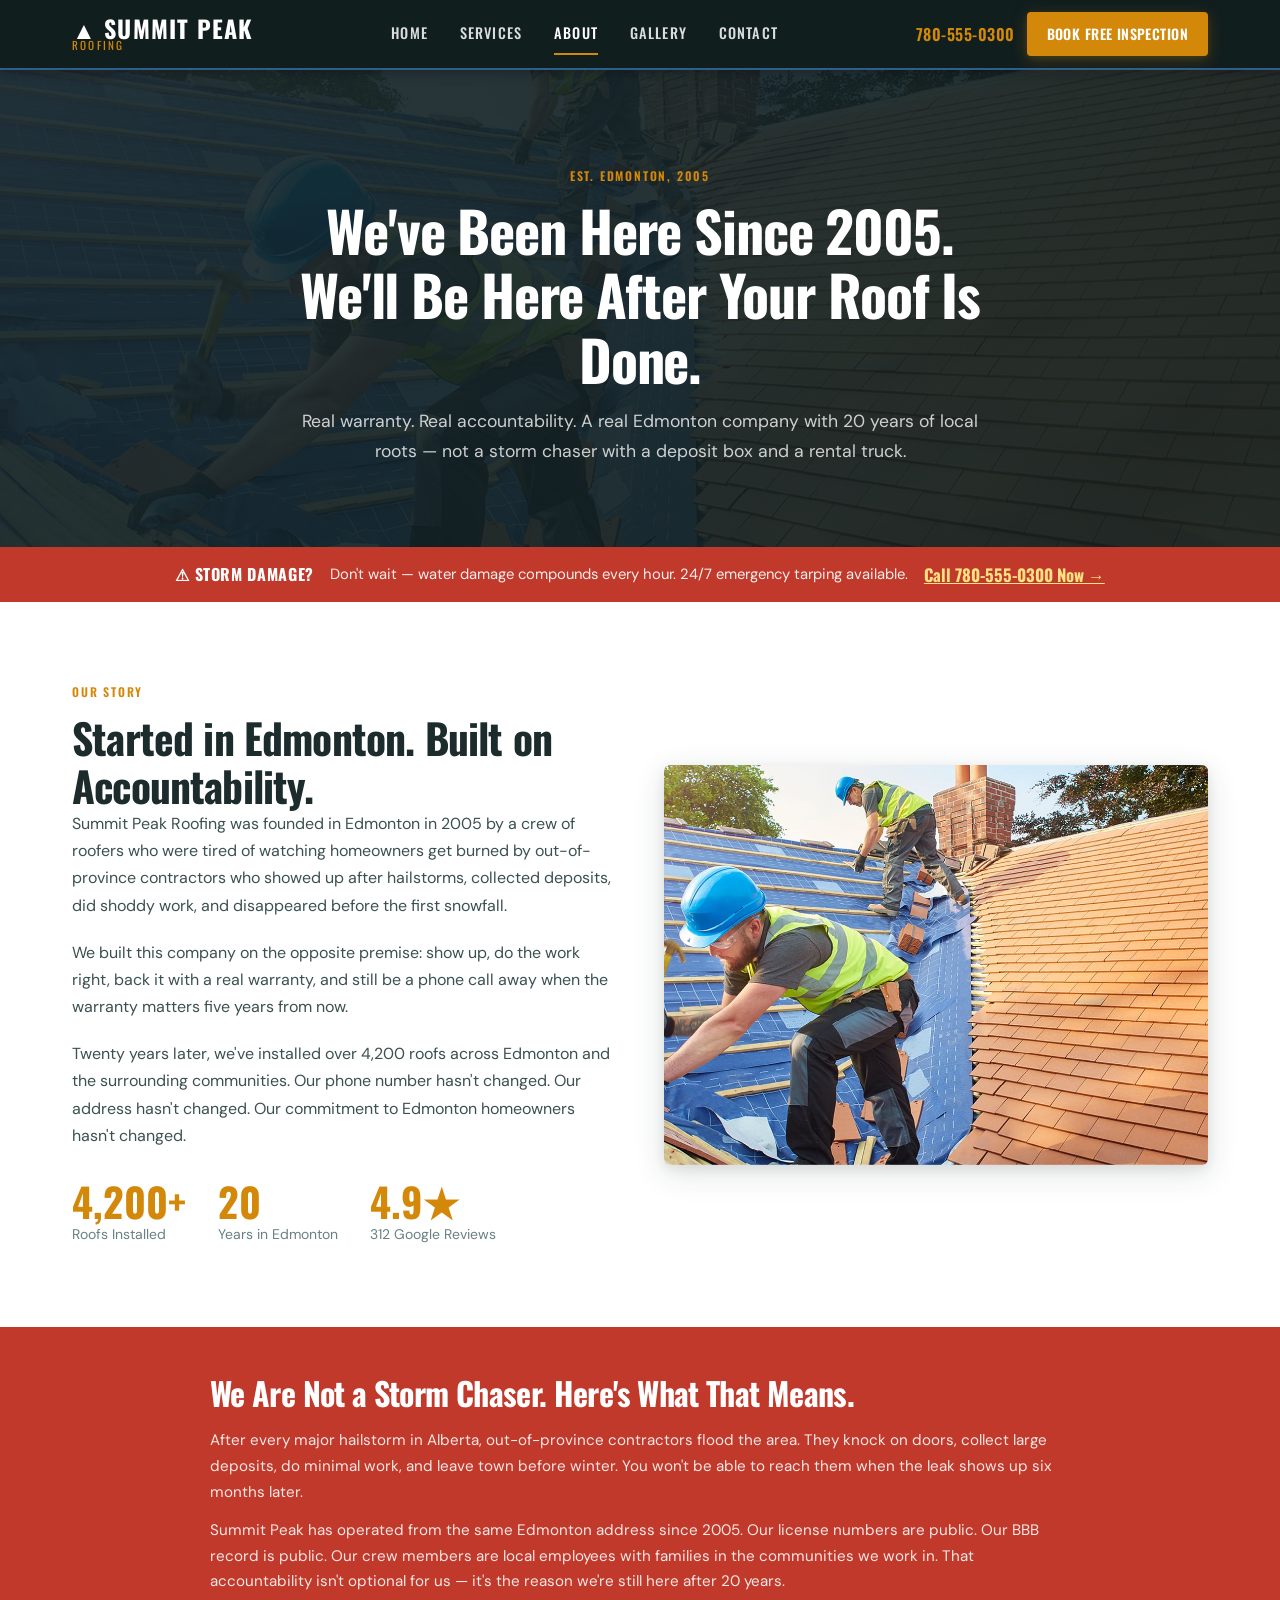
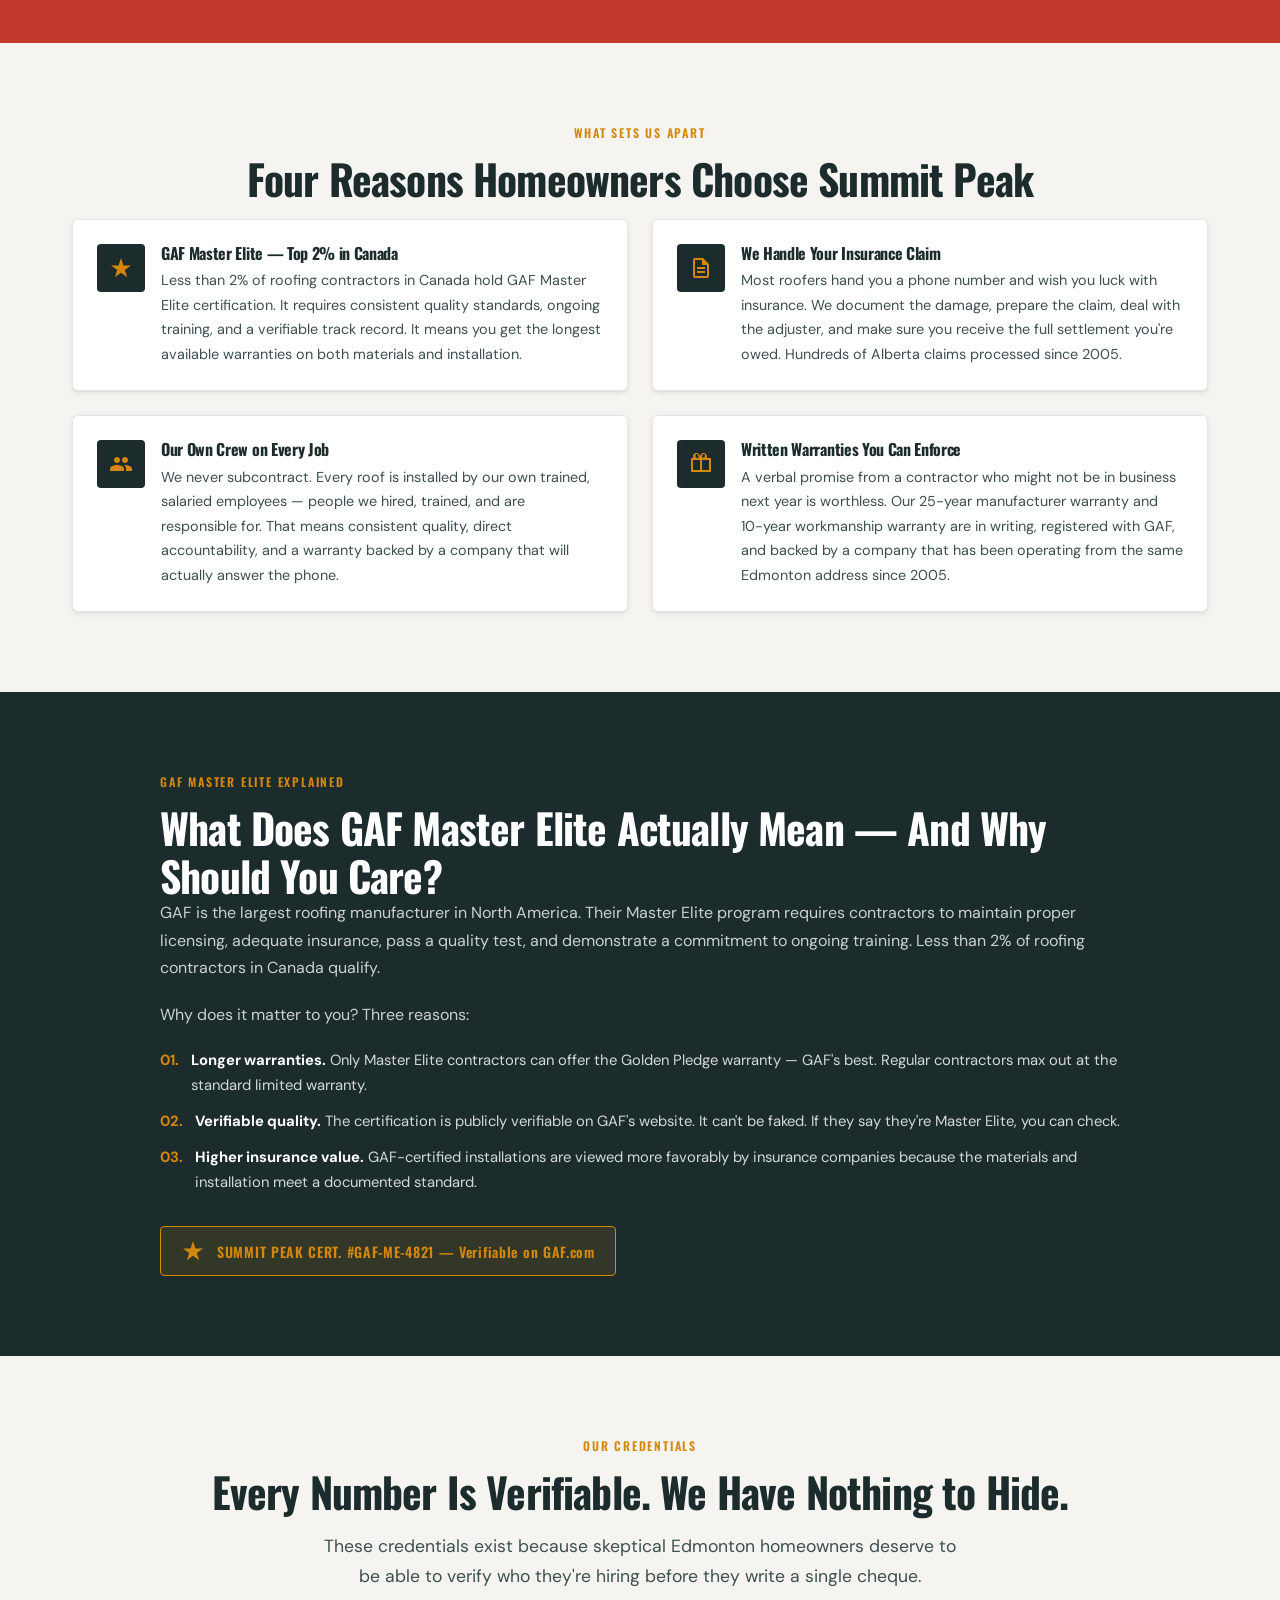
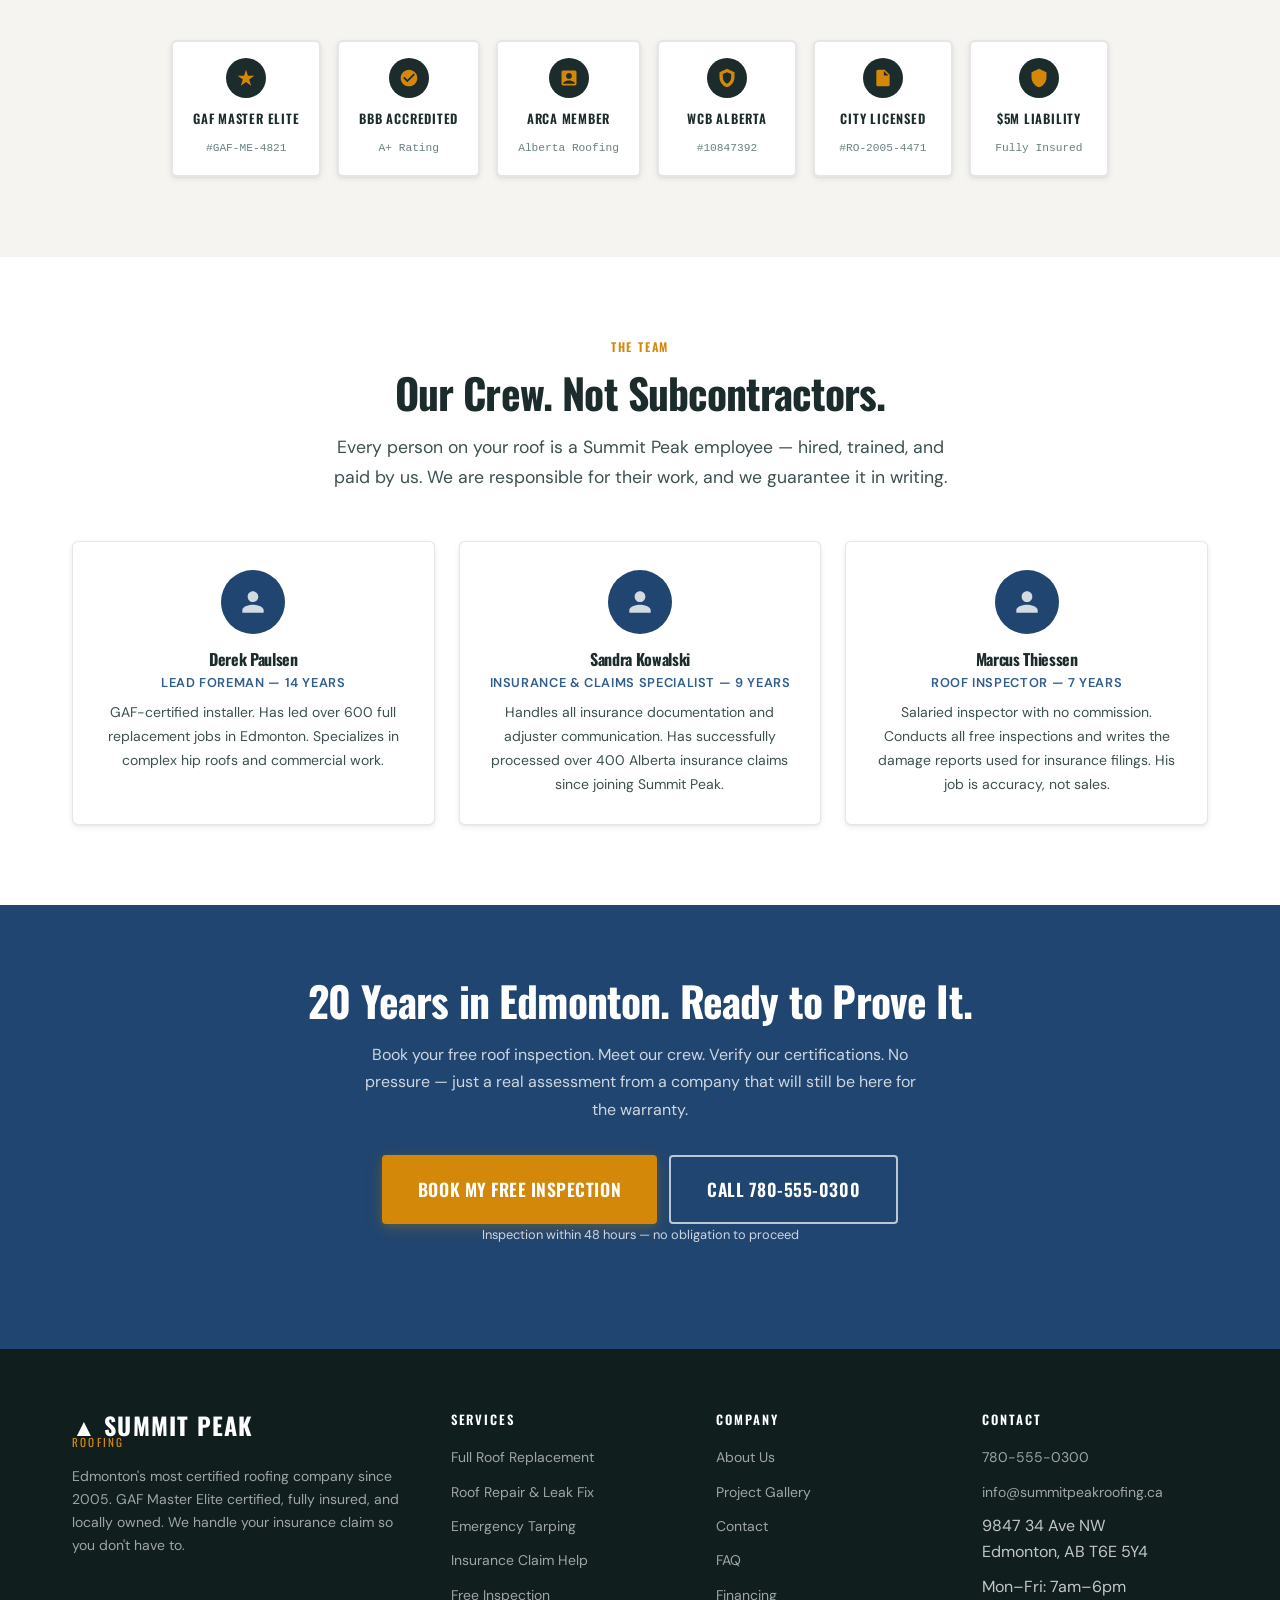
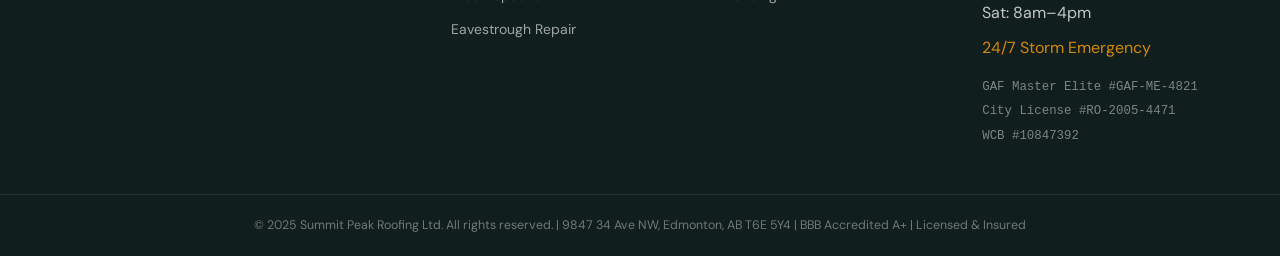
<file: about.html>
<!DOCTYPE html>
<html lang="en">
<head>
  <meta charset="UTF-8">
  <meta name="viewport" content="width=device-width, initial-scale=1.0">
  <title>About Summit Peak Roofing | GAF Certified Edmonton Roofer Since 2005</title>
  <meta name="description" content="Summit Peak Roofing has served Edmonton since 2005. GAF Master Elite certified, BBB A+, our own crew on every job. Not a storm chaser — a real Edmonton company.">
  <link rel="canonical" href="https://summitpeakroofing.ca/about.html">

  <meta property="og:type" content="website">
  <meta property="og:title" content="About Summit Peak Roofing | GAF Certified Edmonton Roofer Since 2005">
  <meta property="og:description" content="20 years in Edmonton. GAF Master Elite certified. Our own crew on every job. Learn why homeowners trust Summit Peak over storm chasers.">
  <meta property="og:url" content="https://summitpeakroofing.ca/about.html">
  <meta property="og:image" content="https://summitpeakroofing.ca/images/about.jpg">

  <link rel="preconnect" href="https://fonts.googleapis.com">
  <link rel="preconnect" href="https://fonts.gstatic.com" crossorigin>
  <link rel="stylesheet" href="style.css">

  <script type="application/ld+json">
  {
    "@context": "https://schema.org",
    "@type": ["LocalBusiness", "RoofingContractor"],
    "name": "Summit Peak Roofing",
    "url": "https://summitpeakroofing.ca",
    "telephone": "+17805550300",
    "foundingDate": "2005",
    "address": {
      "@type": "PostalAddress",
      "streetAddress": "9847 34 Ave NW",
      "addressLocality": "Edmonton",
      "addressRegion": "AB",
      "postalCode": "T6E 5Y4",
      "addressCountry": "CA"
    }
  }
  </script>
</head>
<body>

  <a href="#main-content" class="skip-link">Skip to main content</a>

  <!-- ── HEADER ── -->
  <header class="site-header" role="banner">
    <div class="header-inner">
      <a href="index.html" class="logo" aria-label="Summit Peak Roofing — Home">
        <span class="logo-name">&#9650; Summit Peak</span>
        <span class="logo-sub">Roofing</span>
      </a>
      <nav class="header-nav" aria-label="Main navigation">
        <a href="index.html">Home</a>
        <a href="services.html">Services</a>
        <a href="about.html" class="active">About</a>
        <a href="gallery.html">Gallery</a>
        <a href="contact.html">Contact</a>
      </nav>
      <div class="header-actions">
        <a href="tel:+17805550300" class="header-phone">780-555-0300</a>
        <a href="contact.html" class="btn btn-primary btn-sm">Book Free Inspection</a>
        <button class="hamburger" aria-label="Open navigation menu" aria-expanded="false" aria-controls="mobile-nav">
          <span></span><span></span><span></span>
        </button>
      </div>
    </div>
    <nav class="mobile-nav" id="mobile-nav" aria-label="Mobile navigation">
      <a href="index.html">Home</a>
      <a href="services.html">Services</a>
      <a href="about.html">About</a>
      <a href="gallery.html">Gallery</a>
      <a href="contact.html">Contact</a>
      <a href="tel:+17805550300" class="text-amber">&#128222; 780-555-0300</a>
      <a href="contact.html" class="btn btn-primary mobile-cta">Book Free Inspection</a>
    </nav>
  </header>

  <main id="main-content">

    <!-- ── PAGE HERO ── -->
    <div class="page-hero" style="background-image: url('images/about.jpg'); background-size: cover; background-position: center;">
      <div style="position:absolute;inset:0;background:rgba(17,30,30,0.78);"></div>
      <div class="page-hero-inner" style="position:relative;z-index:1;">
        <span class="section-label" style="display:block; text-align:center; margin-bottom:12px;">Est. Edmonton, 2005</span>
        <h1>We've Been Here Since 2005.<br>We'll Be Here After Your Roof Is Done.</h1>
        <p>Real warranty. Real accountability. A real Edmonton company with 20 years of local roots &mdash; not a storm chaser with a deposit box and a rental truck.</p>
      </div>
    </div>

    <!-- ── EMERGENCY BANNER ── -->
    <div class="emergency-banner" role="alert">
      <div class="emergency-banner-inner">
        <strong>&#9888; Storm Damage?</strong>
        <p>Don't wait &mdash; water damage compounds every hour. 24/7 emergency tarping available.</p>
        <a href="tel:+17805550300">Call 780-555-0300 Now &rarr;</a>
      </div>
    </div>

    <!-- ── ORIGIN STORY ── -->
    <section class="section" aria-labelledby="story-heading">
      <div class="container">
        <div class="about-grid">
          <div class="about-content">
            <span class="section-label">Our Story</span>
            <h2 id="story-heading">Started in Edmonton. Built on Accountability.</h2>
            <p style="color:var(--text-mid); margin-bottom:20px;">Summit Peak Roofing was founded in Edmonton in 2005 by a crew of roofers who were tired of watching homeowners get burned by out-of-province contractors who showed up after hailstorms, collected deposits, did shoddy work, and disappeared before the first snowfall.</p>
            <p style="color:var(--text-mid); margin-bottom:20px;">We built this company on the opposite premise: show up, do the work right, back it with a real warranty, and still be a phone call away when the warranty matters five years from now.</p>
            <p style="color:var(--text-mid); margin-bottom:32px;">Twenty years later, we've installed over 4,200 roofs across Edmonton and the surrounding communities. Our phone number hasn't changed. Our address hasn't changed. Our commitment to Edmonton homeowners hasn't changed.</p>
            <div style="display:flex; flex-wrap:wrap; gap:32px;">
              <div>
                <span style="font-family:var(--font-heading); font-size:2.5rem; font-weight:700; color:var(--amber); display:block; line-height:1;">4,200+</span>
                <span style="font-size:0.875rem; color:var(--text-muted);">Roofs Installed</span>
              </div>
              <div>
                <span style="font-family:var(--font-heading); font-size:2.5rem; font-weight:700; color:var(--amber); display:block; line-height:1;">20</span>
                <span style="font-size:0.875rem; color:var(--text-muted);">Years in Edmonton</span>
              </div>
              <div>
                <span style="font-family:var(--font-heading); font-size:2.5rem; font-weight:700; color:var(--amber); display:block; line-height:1;">4.9&#9733;</span>
                <span style="font-size:0.875rem; color:var(--text-muted);">312 Google Reviews</span>
              </div>
            </div>
          </div>
          <div class="about-image">
            <img src="images/about.jpg" alt="Summit Peak Roofing crew working on a full roof replacement in Edmonton, Alberta" loading="lazy">
          </div>
        </div>
      </div>
    </section>

    <!-- ── NOT A STORM CHASER ── -->
    <section class="section" style="background:var(--red-emergency); padding:48px 0;" aria-label="Storm chaser warning">
      <div class="container">
        <div style="max-width:860px; margin:0 auto; display:grid; grid-template-columns:1fr; gap:24px; align-items:center;">
          <div>
            <h2 style="color:var(--white); font-size:clamp(1.4rem,3vw,2rem); margin-bottom:16px;">We Are Not a Storm Chaser. Here's What That Means.</h2>
            <p style="color:rgba(255,255,255,0.88); margin-bottom:12px; font-size:0.95rem;">After every major hailstorm in Alberta, out-of-province contractors flood the area. They knock on doors, collect large deposits, do minimal work, and leave town before winter. You won't be able to reach them when the leak shows up six months later.</p>
            <p style="color:rgba(255,255,255,0.88); font-size:0.95rem;">Summit Peak has operated from the same Edmonton address since 2005. Our license numbers are public. Our BBB record is public. Our crew members are local employees with families in the communities we work in. That accountability isn't optional for us &mdash; it's the reason we're still here after 20 years.</p>
          </div>
        </div>
      </div>
    </section>

    <!-- ── WHY WE'RE DIFFERENT ── -->
    <section class="section section-offwhite" aria-labelledby="diff-heading">
      <div class="container">
        <div class="text-center">
          <span class="section-label">What Sets Us Apart</span>
          <h2 class="section-title" id="diff-heading">Four Reasons Homeowners Choose Summit Peak</h2>
        </div>
        <div class="diff-grid">
          <div class="diff-item">
            <div class="diff-icon" aria-hidden="true">
              <svg viewBox="0 0 24 24"><path d="M12 2l2.4 7.4H22l-6.2 4.5 2.4 7.4-6.2-4.5-6.2 4.5 2.4-7.4L2 9.4h7.6z"/></svg>
            </div>
            <div>
              <h4>GAF Master Elite &mdash; Top 2% in Canada</h4>
              <p>Less than 2% of roofing contractors in Canada hold GAF Master Elite certification. It requires consistent quality standards, ongoing training, and a verifiable track record. It means you get the longest available warranties on both materials and installation.</p>
            </div>
          </div>
          <div class="diff-item">
            <div class="diff-icon" aria-hidden="true">
              <svg viewBox="0 0 24 24"><path d="M14 2H6a2 2 0 0 0-2 2v16a2 2 0 0 0 2 2h12a2 2 0 0 0 2-2V8l-6-6zm4 18H6V4h7v5h5v11zM8 15h8v2H8zm0-4h8v2H8z"/></svg>
            </div>
            <div>
              <h4>We Handle Your Insurance Claim</h4>
              <p>Most roofers hand you a phone number and wish you luck with insurance. We document the damage, prepare the claim, deal with the adjuster, and make sure you receive the full settlement you're owed. Hundreds of Alberta claims processed since 2005.</p>
            </div>
          </div>
          <div class="diff-item">
            <div class="diff-icon" aria-hidden="true">
              <svg viewBox="0 0 24 24"><path d="M16 11c1.66 0 2.99-1.34 2.99-3S17.66 5 16 5c-1.66 0-3 1.34-3 3s1.34 3 3 3zm-8 0c1.66 0 2.99-1.34 2.99-3S9.66 5 8 5C6.34 5 5 6.34 5 8s1.34 3 3 3zm0 2c-2.33 0-7 1.17-7 3.5V19h14v-2.5c0-2.33-4.67-3.5-7-3.5zm8 0c-.29 0-.62.02-.97.05 1.16.84 1.97 1.97 1.97 3.45V19h6v-2.5c0-2.33-4.67-3.5-7-3.5z"/></svg>
            </div>
            <div>
              <h4>Our Own Crew on Every Job</h4>
              <p>We never subcontract. Every roof is installed by our own trained, salaried employees &mdash; people we hired, trained, and are responsible for. That means consistent quality, direct accountability, and a warranty backed by a company that will actually answer the phone.</p>
            </div>
          </div>
          <div class="diff-item">
            <div class="diff-icon" aria-hidden="true">
              <svg viewBox="0 0 24 24"><path d="M20 6h-2.18c.07-.44.18-.88.18-1.36C18 2.54 16.46 1 14.55 1c-1.17 0-2.18.65-2.76 1.6l-.79 1.28-.79-1.28C9.63 1.65 8.62 1 7.45 1 5.54 1 4 2.54 4 4.64c0 .48.11.92.18 1.36H2v14h20V6zm-7-3.12c.34-.55.94-.88 1.55-.88.96 0 1.45.67 1.45 1.64 0 .97-.79 1.97-1.45 1.97H13V4.71c0-.5.16-.97.46-1.39l.17-.21C13.75 3.03 13.87 2.94 13 2.88zM7.45 2c.61 0 1.21.33 1.55.88.3.42.46.89.46 1.39V6h-1.55C7.25 6 6.46 5 6.46 4.03 6.46 3.06 6.95 2 7.45 2zM4 8h7v10H4V8zm9 10V8h7v10h-7z"/></svg>
            </div>
            <div>
              <h4>Written Warranties You Can Enforce</h4>
              <p>A verbal promise from a contractor who might not be in business next year is worthless. Our 25-year manufacturer warranty and 10-year workmanship warranty are in writing, registered with GAF, and backed by a company that has been operating from the same Edmonton address since 2005.</p>
            </div>
          </div>
        </div>
      </div>
    </section>

    <!-- ── GAF MASTER ELITE EXPLANATION ── -->
    <section class="section section-dark" aria-labelledby="gaf-heading">
      <div class="container">
        <div style="display:grid; grid-template-columns:1fr; gap:48px; align-items:center; max-width:960px; margin:0 auto;">
          <div>
            <span class="section-label">GAF Master Elite Explained</span>
            <h2 id="gaf-heading">What Does GAF Master Elite Actually Mean &mdash; And Why Should You Care?</h2>
            <p style="color:rgba(255,255,255,0.78); margin-bottom:20px; font-size:1rem;">GAF is the largest roofing manufacturer in North America. Their Master Elite program requires contractors to maintain proper licensing, adequate insurance, pass a quality test, and demonstrate a commitment to ongoing training. Less than 2% of roofing contractors in Canada qualify.</p>
            <p style="color:rgba(255,255,255,0.78); margin-bottom:20px; font-size:1rem;">Why does it matter to you? Three reasons:</p>
            <ul style="display:flex; flex-direction:column; gap:12px; margin-bottom:32px;">
              <li style="display:flex; gap:12px; align-items:flex-start; color:rgba(255,255,255,0.82); font-size:0.925rem;">
                <span style="color:var(--amber); font-weight:700; flex-shrink:0;">01.</span>
                <span><strong style="color:var(--white);">Longer warranties.</strong> Only Master Elite contractors can offer the Golden Pledge warranty &mdash; GAF's best. Regular contractors max out at the standard limited warranty.</span>
              </li>
              <li style="display:flex; gap:12px; align-items:flex-start; color:rgba(255,255,255,0.82); font-size:0.925rem;">
                <span style="color:var(--amber); font-weight:700; flex-shrink:0;">02.</span>
                <span><strong style="color:var(--white);">Verifiable quality.</strong> The certification is publicly verifiable on GAF's website. It can't be faked. If they say they're Master Elite, you can check.</span>
              </li>
              <li style="display:flex; gap:12px; align-items:flex-start; color:rgba(255,255,255,0.82); font-size:0.925rem;">
                <span style="color:var(--amber); font-weight:700; flex-shrink:0;">03.</span>
                <span><strong style="color:var(--white);">Higher insurance value.</strong> GAF-certified installations are viewed more favorably by insurance companies because the materials and installation meet a documented standard.</span>
              </li>
            </ul>
            <div style="display:inline-flex; align-items:center; gap:12px; background:rgba(212,136,10,0.12); border:1.5px solid var(--amber); border-radius:var(--radius); padding:12px 20px;">
              <svg viewBox="0 0 24 24" width="24" height="24" fill="var(--amber)"><path d="M12 2l2.4 7.4H22l-6.2 4.5 2.4 7.4-6.2-4.5-6.2 4.5 2.4-7.4L2 9.4h7.6z"/></svg>
              <span style="color:var(--amber); font-family:var(--font-heading); font-weight:600; font-size:0.875rem; letter-spacing:0.05em;">SUMMIT PEAK CERT. #GAF-ME-4821 &mdash; Verifiable on GAF.com</span>
            </div>
          </div>
        </div>
      </div>
    </section>

    <!-- ── CERTIFICATIONS BADGES ── -->
    <section class="section section-offwhite" aria-labelledby="certs-heading">
      <div class="container">
        <div class="text-center">
          <span class="section-label">Our Credentials</span>
          <h2 class="section-title" id="certs-heading">Every Number Is Verifiable. We Have Nothing to Hide.</h2>
          <p class="section-lead">These credentials exist because skeptical Edmonton homeowners deserve to be able to verify who they're hiring before they write a single cheque.</p>
        </div>
        <div class="cert-badges">
          <div class="cert-badge">
            <div class="cert-badge-icon" aria-hidden="true"><svg viewBox="0 0 24 24"><path d="M12 2l2.4 7.4H22l-6.2 4.5 2.4 7.4-6.2-4.5-6.2 4.5 2.4-7.4L2 9.4h7.6z"/></svg></div>
            <span class="cert-badge-name">GAF Master Elite</span>
            <span class="cert-badge-num">#GAF-ME-4821</span>
          </div>
          <div class="cert-badge">
            <div class="cert-badge-icon" aria-hidden="true"><svg viewBox="0 0 24 24"><path d="M12 2C6.48 2 2 6.48 2 12s4.48 10 10 10 10-4.48 10-10S17.52 2 12 2zm-2 15l-5-5 1.41-1.41L10 14.17l7.59-7.59L19 8l-9 9z"/></svg></div>
            <span class="cert-badge-name">BBB Accredited</span>
            <span class="cert-badge-num">A+ Rating</span>
          </div>
          <div class="cert-badge">
            <div class="cert-badge-icon" aria-hidden="true"><svg viewBox="0 0 24 24"><path d="M19 3H5c-1.1 0-2 .9-2 2v14c0 1.1.9 2 2 2h14c1.1 0 2-.9 2-2V5c0-1.1-.9-2-2-2zm-7 3c1.93 0 3.5 1.57 3.5 3.5S13.93 13 12 13s-3.5-1.57-3.5-3.5S10.07 6 12 6zm7 13H5v-.23c0-.62.28-1.2.76-1.58C7.47 15.82 9.64 15 12 15s4.53.82 6.24 2.19c.48.38.76.97.76 1.58V19z"/></svg></div>
            <span class="cert-badge-name">ARCA Member</span>
            <span class="cert-badge-num">Alberta Roofing</span>
          </div>
          <div class="cert-badge">
            <div class="cert-badge-icon" aria-hidden="true"><svg viewBox="0 0 24 24"><path d="M12 1L3 5v6c0 5.55 3.84 10.74 9 12 5.16-1.26 9-6.45 9-12V5l-9-4zm0 4l5 2.18V11c0 3.5-2.33 6.79-5 7.93-2.67-1.14-5-4.43-5-7.93V7.18L12 5z"/></svg></div>
            <span class="cert-badge-name">WCB Alberta</span>
            <span class="cert-badge-num">#10847392</span>
          </div>
          <div class="cert-badge">
            <div class="cert-badge-icon" aria-hidden="true"><svg viewBox="0 0 24 24"><path d="M14 2H6a2 2 0 0 0-2 2v16a2 2 0 0 0 2 2h12a2 2 0 0 0 2-2V8l-6-6zm-1 7V3.5L18.5 9H13z"/></svg></div>
            <span class="cert-badge-name">City Licensed</span>
            <span class="cert-badge-num">#RO-2005-4471</span>
          </div>
          <div class="cert-badge">
            <div class="cert-badge-icon" aria-hidden="true"><svg viewBox="0 0 24 24"><path d="M12 1L3 5v6c0 5.55 3.84 10.74 9 12 5.16-1.26 9-6.45 9-12V5l-9-4z"/></svg></div>
            <span class="cert-badge-name">$5M Liability</span>
            <span class="cert-badge-num">Fully Insured</span>
          </div>
        </div>
      </div>
    </section>

    <!-- ── OUR CREW ── -->
    <section class="section" aria-labelledby="crew-heading">
      <div class="container">
        <div class="text-center">
          <span class="section-label">The Team</span>
          <h2 class="section-title" id="crew-heading">Our Crew. Not Subcontractors.</h2>
          <p class="section-lead">Every person on your roof is a Summit Peak employee &mdash; hired, trained, and paid by us. We are responsible for their work, and we guarantee it in writing.</p>
        </div>
        <div class="crew-grid">
          <div class="crew-card">
            <div class="crew-avatar" aria-hidden="true">
              <svg viewBox="0 0 24 24"><path d="M12 12c2.21 0 4-1.79 4-4s-1.79-4-4-4-4 1.79-4 4 1.79 4 4 4zm0 2c-2.67 0-8 1.34-8 4v2h16v-2c0-2.66-5.33-4-8-4z"/></svg>
            </div>
            <h4>Derek Paulsen</h4>
            <span class="crew-title">Lead Foreman &mdash; 14 Years</span>
            <p>GAF-certified installer. Has led over 600 full replacement jobs in Edmonton. Specializes in complex hip roofs and commercial work.</p>
          </div>
          <div class="crew-card">
            <div class="crew-avatar" aria-hidden="true">
              <svg viewBox="0 0 24 24"><path d="M12 12c2.21 0 4-1.79 4-4s-1.79-4-4-4-4 1.79-4 4 1.79 4 4 4zm0 2c-2.67 0-8 1.34-8 4v2h16v-2c0-2.66-5.33-4-8-4z"/></svg>
            </div>
            <h4>Sandra Kowalski</h4>
            <span class="crew-title">Insurance &amp; Claims Specialist &mdash; 9 Years</span>
            <p>Handles all insurance documentation and adjuster communication. Has successfully processed over 400 Alberta insurance claims since joining Summit Peak.</p>
          </div>
          <div class="crew-card">
            <div class="crew-avatar" aria-hidden="true">
              <svg viewBox="0 0 24 24"><path d="M12 12c2.21 0 4-1.79 4-4s-1.79-4-4-4-4 1.79-4 4 1.79 4 4 4zm0 2c-2.67 0-8 1.34-8 4v2h16v-2c0-2.66-5.33-4-8-4z"/></svg>
            </div>
            <h4>Marcus Thiessen</h4>
            <span class="crew-title">Roof Inspector &mdash; 7 Years</span>
            <p>Salaried inspector with no commission. Conducts all free inspections and writes the damage reports used for insurance filings. His job is accuracy, not sales.</p>
          </div>
        </div>
      </div>
    </section>

    <!-- ── CTA ── -->
    <section class="cta-section">
      <div class="container">
        <h2>20 Years in Edmonton. Ready to Prove It.</h2>
        <p>Book your free roof inspection. Meet our crew. Verify our certifications. No pressure &mdash; just a real assessment from a company that will still be here for the warranty.</p>
        <div class="btn-group">
          <a href="contact.html" class="btn btn-primary btn-lg">Book My Free Inspection</a>
          <a href="tel:+17805550300" class="btn btn-secondary btn-lg">Call 780-555-0300</a>
        </div>
        <p class="cta-micro">Inspection within 48 hours &mdash; no obligation to proceed</p>
      </div>
    </section>

  </main>

  <!-- ── FOOTER ── -->
  <footer class="site-footer" role="contentinfo">
    <div class="footer-grid">
      <div class="footer-brand">
        <a href="index.html" class="logo" aria-label="Summit Peak Roofing Home">
          <span class="logo-name">&#9650; Summit Peak</span>
          <span class="logo-sub">Roofing</span>
        </a>
        <p>Edmonton's most certified roofing company since 2005. GAF Master Elite certified, fully insured, and locally owned. We handle your insurance claim so you don't have to.</p>
      </div>
      <div class="footer-col">
        <h4>Services</h4>
        <ul>
          <li><a href="services.html#replacement">Full Roof Replacement</a></li>
          <li><a href="services.html#repair">Roof Repair &amp; Leak Fix</a></li>
          <li><a href="services.html#emergency">Emergency Tarping</a></li>
          <li><a href="services.html#insurance">Insurance Claim Help</a></li>
          <li><a href="services.html#inspection">Free Inspection</a></li>
          <li><a href="services.html#eavestrough">Eavestrough Repair</a></li>
        </ul>
      </div>
      <div class="footer-col">
        <h4>Company</h4>
        <ul>
          <li><a href="about.html">About Us</a></li>
          <li><a href="gallery.html">Project Gallery</a></li>
          <li><a href="contact.html">Contact</a></li>
          <li><a href="contact.html#faq">FAQ</a></li>
          <li><a href="contact.html#financing">Financing</a></li>
        </ul>
      </div>
      <div class="footer-col">
        <h4>Contact</h4>
        <ul>
          <li><a href="tel:+17805550300">780-555-0300</a></li>
          <li><a href="mailto:info@summitpeakroofing.ca">info@summitpeakroofing.ca</a></li>
          <li>9847 34 Ave NW<br>Edmonton, AB T6E 5Y4</li>
          <li>Mon&ndash;Fri: 7am&ndash;6pm<br>Sat: 8am&ndash;4pm</li>
          <li><span style="color:var(--amber);">24/7 Storm Emergency</span></li>
        </ul>
        <div style="margin-top:16px; display:flex; flex-direction:column; gap:4px;">
          <span class="footer-cert">GAF Master Elite #GAF-ME-4821</span>
          <span class="footer-cert">City License #RO-2005-4471</span>
          <span class="footer-cert">WCB #10847392</span>
        </div>
      </div>
    </div>
    <div class="footer-bottom">
      <p>&copy; 2025 Summit Peak Roofing Ltd. All rights reserved. | 9847 34 Ave NW, Edmonton, AB T6E 5Y4 | BBB Accredited A+ | Licensed &amp; Insured</p>
    </div>
  </footer>

  <script src="script.js"></script>
</body>
</html>
</file>
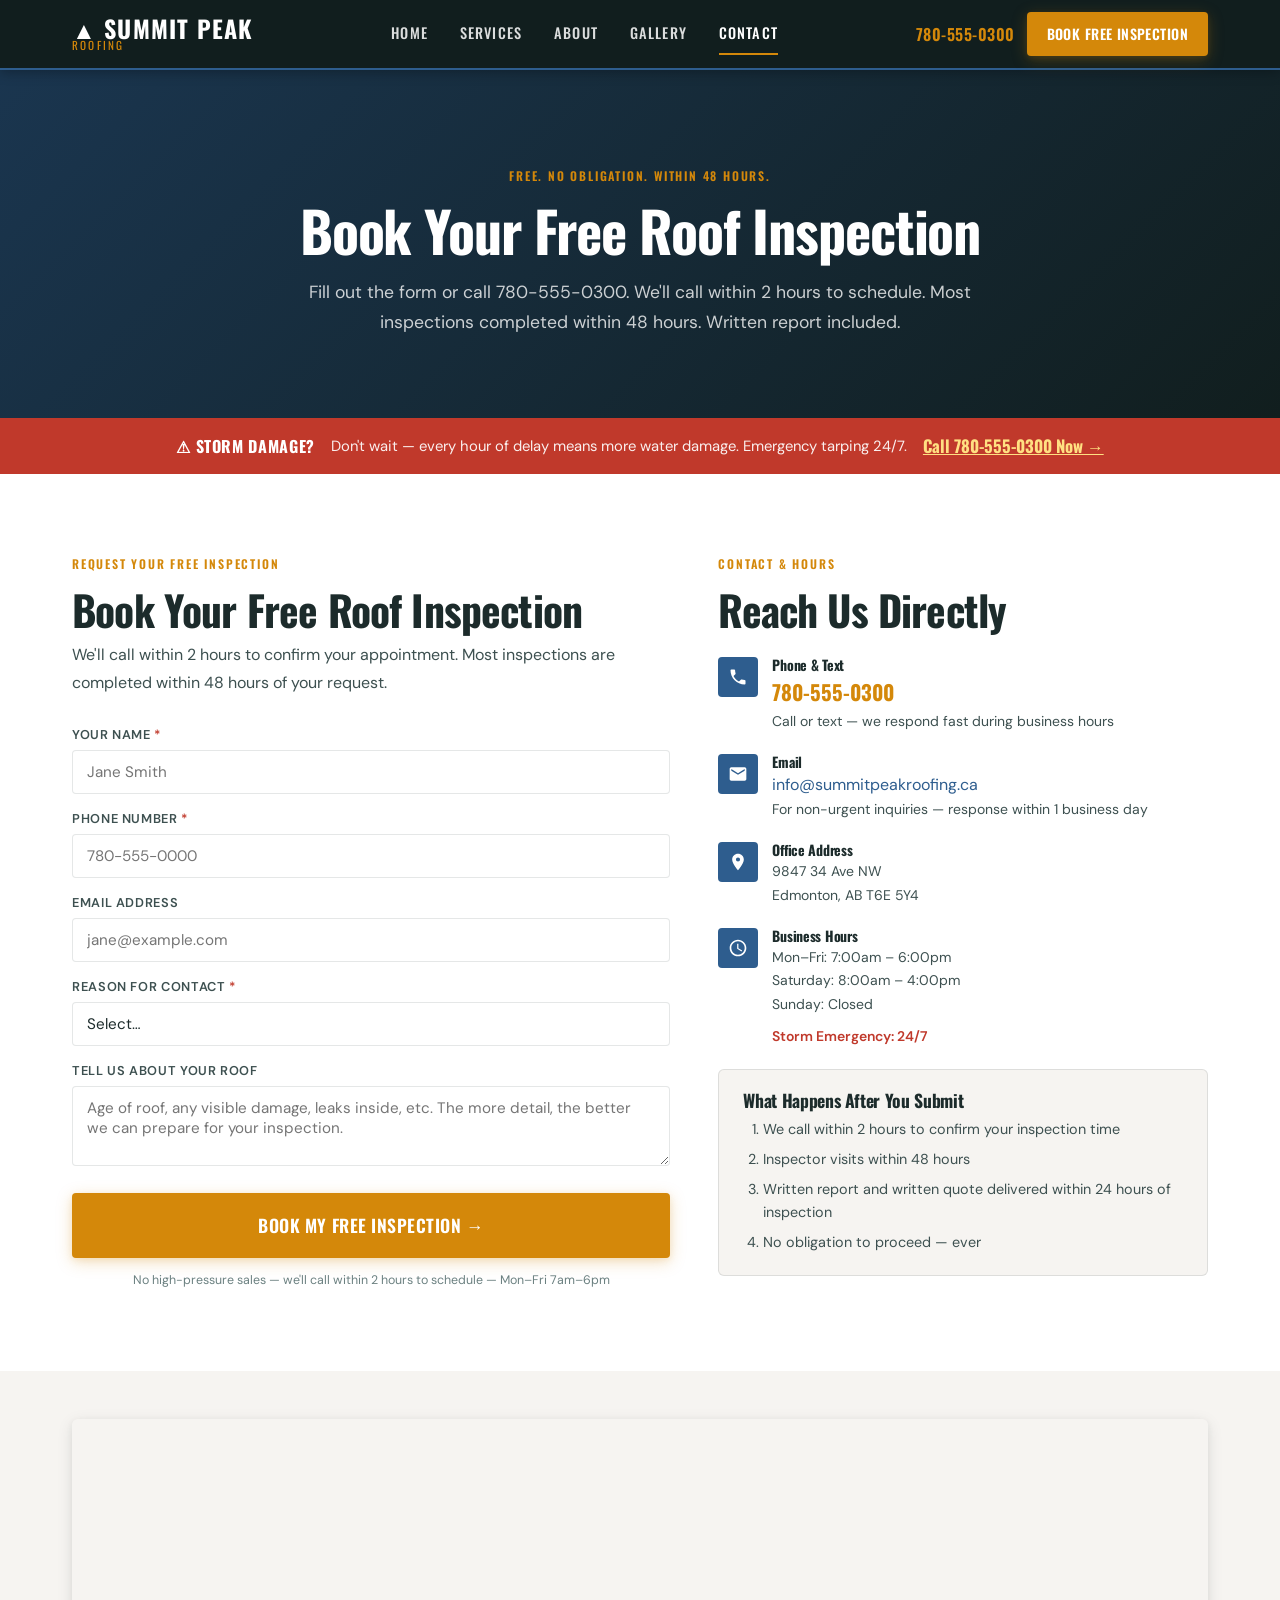
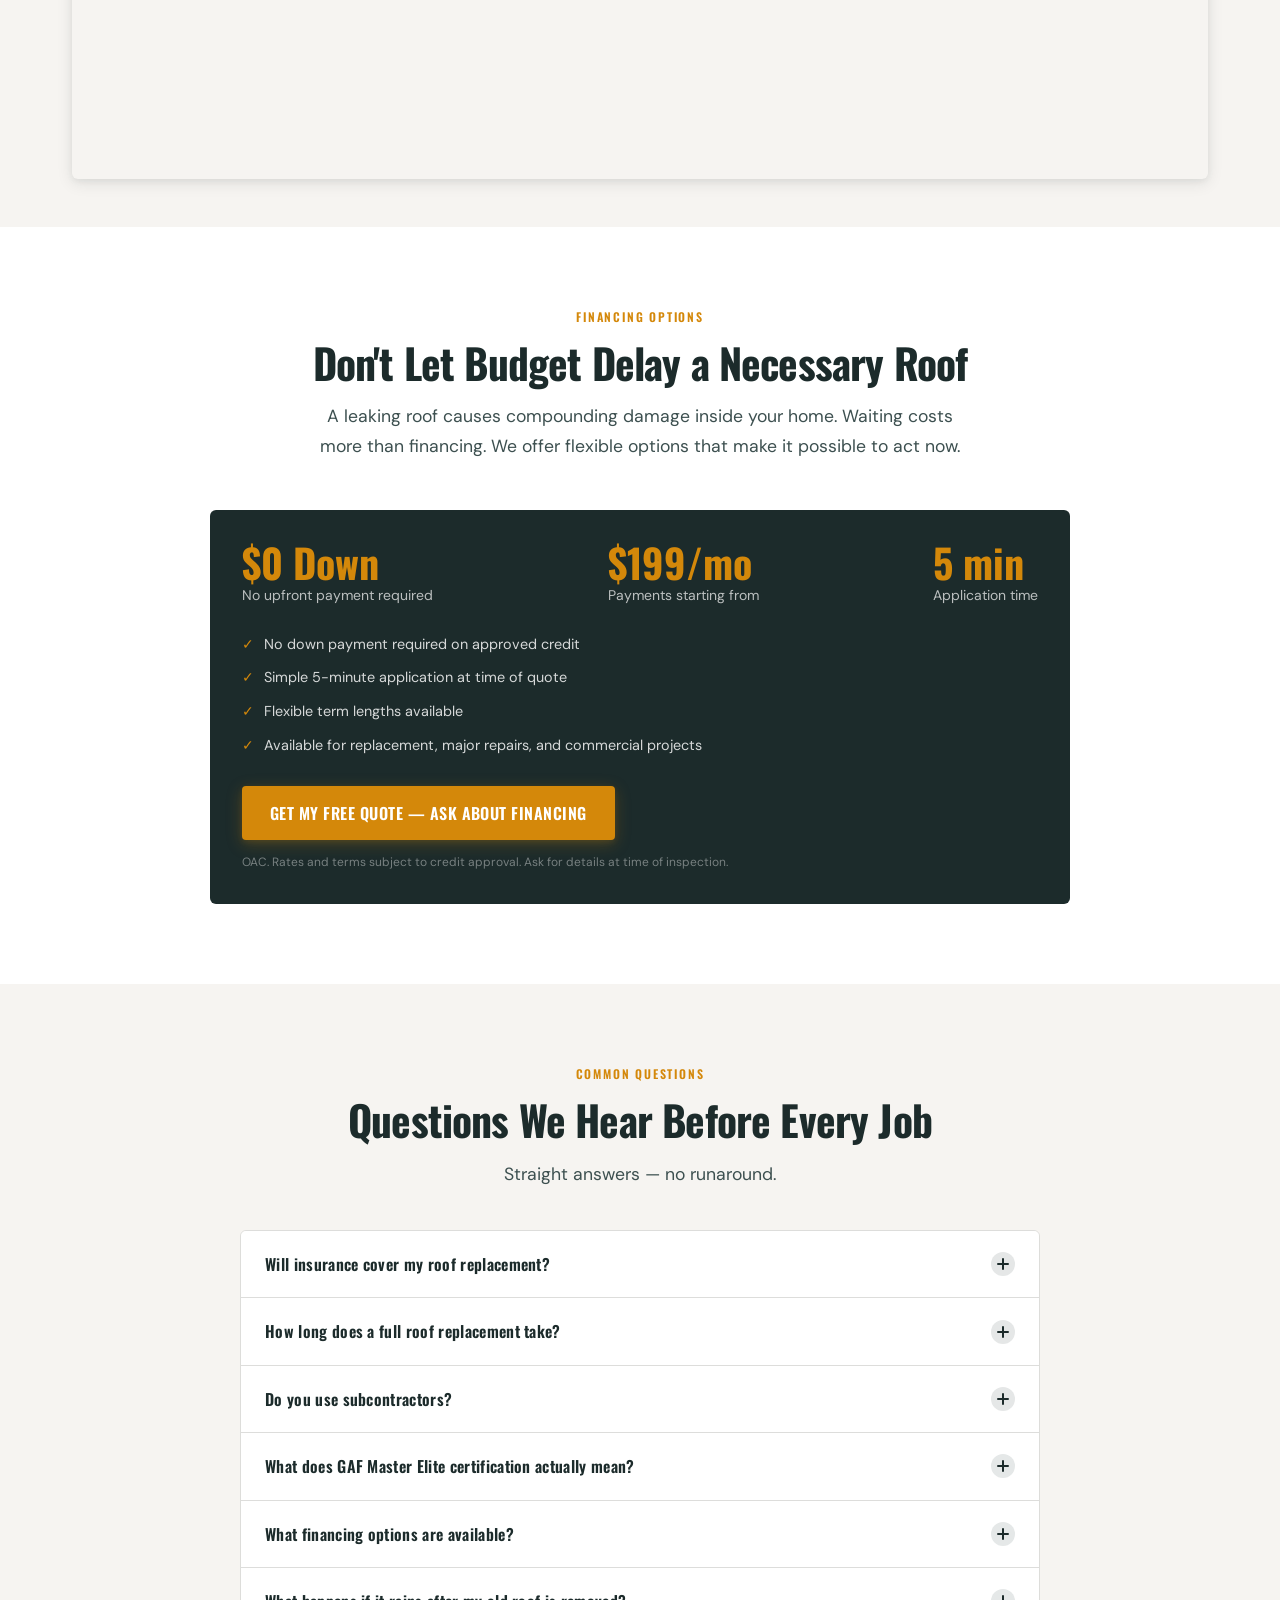
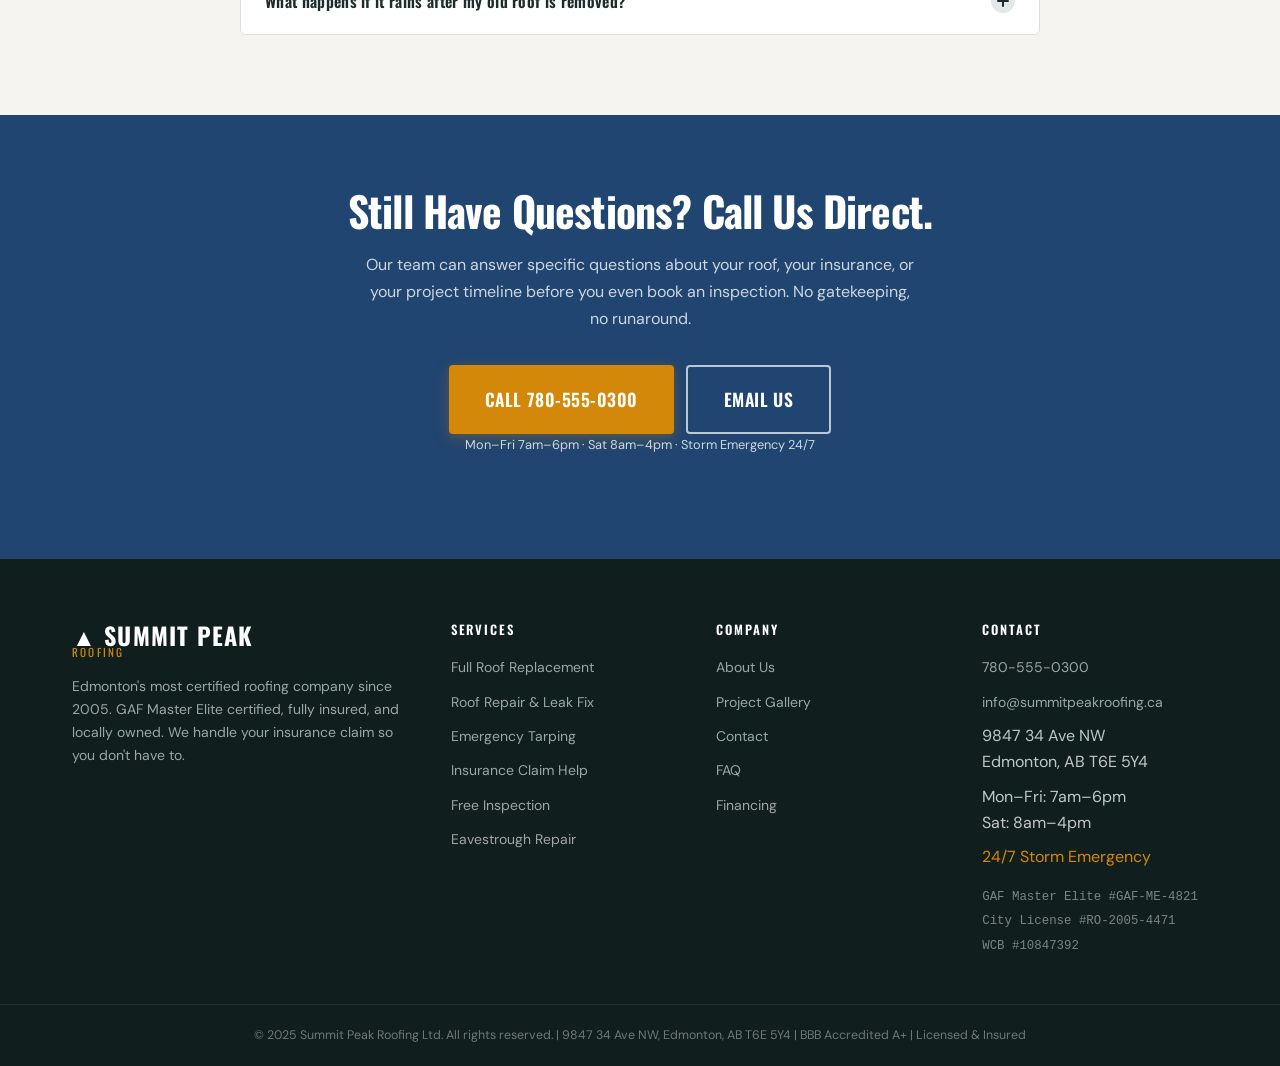
<file: contact.html>
<!DOCTYPE html>
<html lang="en">
<head>
  <meta charset="UTF-8">
  <meta name="viewport" content="width=device-width, initial-scale=1.0">
  <title>Free Roof Inspection Edmonton | Book Now | Summit Peak Roofing</title>
  <meta name="description" content="Book your free roof inspection in Edmonton. Most inspections within 48 hours. Insurance claim help, financing options, and honest written quotes. Call 780-555-0300.">
  <link rel="canonical" href="https://summitpeakroofing.ca/contact.html">

  <meta property="og:type" content="website">
  <meta property="og:title" content="Free Roof Inspection Edmonton | Book Now | Summit Peak Roofing">
  <meta property="og:description" content="Free roof inspection within 48 hours. We handle insurance claims. Financing from $0 down. Edmonton roofer since 2005. Call 780-555-0300.">
  <meta property="og:url" content="https://summitpeakroofing.ca/contact.html">
  <meta property="og:image" content="https://summitpeakroofing.ca/images/hero.jpg">

  <link rel="preconnect" href="https://fonts.googleapis.com">
  <link rel="preconnect" href="https://fonts.gstatic.com" crossorigin>
  <link rel="stylesheet" href="style.css">

  <!-- FAQPage Schema -->
  <script type="application/ld+json">
  {
    "@context": "https://schema.org",
    "@type": "FAQPage",
    "mainEntity": [
      {
        "@type": "Question",
        "name": "Will insurance cover my roof replacement?",
        "acceptedAnswer": {
          "@type": "Answer",
          "text": "It depends on the cause of damage. Hail, wind, and storm damage is typically covered. Normal wear and age is not. We inspect your roof for free and tell you honestly whether we think insurance will cover it before you file anything. We've processed hundreds of Alberta claims and know what adjusters look for."
        }
      },
      {
        "@type": "Question",
        "name": "How long does a roof replacement take?",
        "acceptedAnswer": {
          "@type": "Answer",
          "text": "Most residential replacements are completed in a single day. We arrive early, work in a focused crew, and complete full site cleanup before we leave. Commercial jobs or unusually complex roofs may require two days."
        }
      },
      {
        "@type": "Question",
        "name": "Do you use subcontractors?",
        "acceptedAnswer": {
          "@type": "Answer",
          "text": "Never. Every person on your roof is a Summit Peak employee — hired, trained, and paid by us. We are fully responsible for their work and back it with our 10-year workmanship warranty. Subcontractors are one of the main ways warranty accountability disappears after a job."
        }
      },
      {
        "@type": "Question",
        "name": "What does GAF Master Elite certification mean for me?",
        "acceptedAnswer": {
          "@type": "Answer",
          "text": "GAF Master Elite is held by less than 2% of roofing contractors in Canada. It requires demonstrated quality standards, proper licensing, insurance, and ongoing training. It unlocks the longest available manufacturer warranties on your materials — warranties that are registered with GAF and backed by the manufacturer, not just us."
        }
      },
      {
        "@type": "Question",
        "name": "What financing options are available?",
        "acceptedAnswer": {
          "@type": "Answer",
          "text": "We offer $0 down financing with payments starting from $199/month, OAC. You can apply in about 5 minutes. This makes it possible to replace a roof that needs immediate attention without waiting to save the full amount — especially important when a leaking roof is causing additional damage inside your home."
        }
      },
      {
        "@type": "Question",
        "name": "What happens if it rains after my old roof is removed?",
        "acceptedAnswer": {
          "@type": "Answer",
          "text": "We never remove more roof than we can install in the same day, and we monitor weather closely before scheduling. In the event of unexpected rain, we deploy emergency tarps to protect your home immediately. We've been doing this for 20 years in Alberta — weather management is part of how we work, not an afterthought."
        }
      }
    ]
  }
  </script>

  <script type="application/ld+json">
  {
    "@context": "https://schema.org",
    "@type": ["LocalBusiness", "RoofingContractor"],
    "name": "Summit Peak Roofing",
    "url": "https://summitpeakroofing.ca",
    "telephone": "+17805550300",
    "email": "info@summitpeakroofing.ca",
    "address": {
      "@type": "PostalAddress",
      "streetAddress": "9847 34 Ave NW",
      "addressLocality": "Edmonton",
      "addressRegion": "AB",
      "postalCode": "T6E 5Y4",
      "addressCountry": "CA"
    },
    "openingHoursSpecification": [
      {"@type": "OpeningHoursSpecification", "dayOfWeek": ["Monday","Tuesday","Wednesday","Thursday","Friday"], "opens": "07:00", "closes": "18:00"},
      {"@type": "OpeningHoursSpecification", "dayOfWeek": "Saturday", "opens": "08:00", "closes": "16:00"}
    ]
  }
  </script>
</head>
<body>

  <a href="#main-content" class="skip-link">Skip to main content</a>

  <!-- ── HEADER ── -->
  <header class="site-header" role="banner">
    <div class="header-inner">
      <a href="index.html" class="logo" aria-label="Summit Peak Roofing — Home">
        <span class="logo-name">&#9650; Summit Peak</span>
        <span class="logo-sub">Roofing</span>
      </a>
      <nav class="header-nav" aria-label="Main navigation">
        <a href="index.html">Home</a>
        <a href="services.html">Services</a>
        <a href="about.html">About</a>
        <a href="gallery.html">Gallery</a>
        <a href="contact.html" class="active">Contact</a>
      </nav>
      <div class="header-actions">
        <a href="tel:+17805550300" class="header-phone">780-555-0300</a>
        <a href="contact.html" class="btn btn-primary btn-sm">Book Free Inspection</a>
        <button class="hamburger" aria-label="Open navigation menu" aria-expanded="false" aria-controls="mobile-nav">
          <span></span><span></span><span></span>
        </button>
      </div>
    </div>
    <nav class="mobile-nav" id="mobile-nav" aria-label="Mobile navigation">
      <a href="index.html">Home</a>
      <a href="services.html">Services</a>
      <a href="about.html">About</a>
      <a href="gallery.html">Gallery</a>
      <a href="contact.html">Contact</a>
      <a href="tel:+17805550300" class="text-amber">&#128222; 780-555-0300</a>
      <a href="contact.html" class="btn btn-primary mobile-cta">Book Free Inspection</a>
    </nav>
  </header>

  <main id="main-content">

    <!-- ── PAGE HERO ── -->
    <div class="page-hero">
      <div class="page-hero-inner">
        <span class="section-label" style="display:block; text-align:center; margin-bottom:12px;">Free. No Obligation. Within 48 Hours.</span>
        <h1>Book Your Free Roof Inspection</h1>
        <p>Fill out the form or call 780-555-0300. We'll call within 2 hours to schedule. Most inspections completed within 48 hours. Written report included.</p>
      </div>
    </div>

    <!-- ── EMERGENCY BANNER ── -->
    <div class="emergency-banner" role="alert">
      <div class="emergency-banner-inner">
        <strong>&#9888; Storm Damage?</strong>
        <p>Don't wait &mdash; every hour of delay means more water damage. Emergency tarping 24/7.</p>
        <a href="tel:+17805550300">Call 780-555-0300 Now &rarr;</a>
      </div>
    </div>

    <!-- ── CONTACT FORM + INFO ── -->
    <section class="contact-form-section section" aria-labelledby="contact-heading">
      <div class="container">
        <div class="contact-grid">

          <!-- Form -->
          <div>
            <span class="section-label">Request Your Free Inspection</span>
            <h2 id="contact-heading" style="margin-bottom:8px;">Book Your Free Roof Inspection</h2>
            <p style="color:var(--text-mid); margin-bottom:28px;">We'll call within 2 hours to confirm your appointment. Most inspections are completed within 48 hours of your request.</p>

            <form action="https://formspree.io/f/YOUR_FORM_ID" method="POST" novalidate>
              <div class="form-group">
                <label for="name">Your Name <span style="color:var(--red-emergency);">*</span></label>
                <input type="text" id="name" name="name" placeholder="Jane Smith" required autocomplete="name">
              </div>
              <div class="form-group">
                <label for="phone">Phone Number <span style="color:var(--red-emergency);">*</span></label>
                <input type="tel" id="phone" name="phone" placeholder="780-555-0000" required autocomplete="tel">
              </div>
              <div class="form-group">
                <label for="email">Email Address</label>
                <input type="email" id="email" name="email" placeholder="jane@example.com" autocomplete="email">
              </div>
              <div class="form-group">
                <label for="reason">Reason for Contact <span style="color:var(--red-emergency);">*</span></label>
                <select id="reason" name="reason" required>
                  <option value="" disabled selected>Select&hellip;</option>
                  <option>Free Inspection</option>
                  <option>Storm Damage &mdash; Emergency</option>
                  <option>Insurance Claim Help</option>
                  <option>Roof Repair</option>
                  <option>Full Replacement Quote</option>
                  <option>Other</option>
                </select>
              </div>
              <div class="form-group">
                <label for="message">Tell Us About Your Roof</label>
                <textarea id="message" name="message" placeholder="Age of roof, any visible damage, leaks inside, etc. The more detail, the better we can prepare for your inspection."></textarea>
              </div>
              <button type="submit" class="btn btn-primary form-submit btn-lg">Book My Free Inspection &rarr;</button>
              <p class="form-note" style="margin-top:12px;">No high-pressure sales &mdash; we'll call within 2 hours to schedule &mdash; Mon&ndash;Fri 7am&ndash;6pm</p>
            </form>
          </div>

          <!-- Contact Info -->
          <div>
            <span class="section-label">Contact &amp; Hours</span>
            <h2 style="margin-bottom:24px;">Reach Us Directly</h2>
            <div class="contact-info-block">

              <div class="contact-info-item">
                <div class="contact-info-icon" aria-hidden="true">
                  <svg viewBox="0 0 24 24"><path d="M6.62 10.79c1.44 2.83 3.76 5.14 6.59 6.59l2.2-2.2c.27-.27.67-.36 1.02-.24 1.12.37 2.33.57 3.57.57.55 0 1 .45 1 1V20c0 .55-.45 1-1 1-9.39 0-17-7.61-17-17 0-.55.45-1 1-1h3.5c.55 0 1 .45 1 1 0 1.25.2 2.45.57 3.57.11.35.03.74-.25 1.02l-2.2 2.2z"/></svg>
                </div>
                <div>
                  <h4>Phone &amp; Text</h4>
                  <a href="tel:+17805550300" style="font-family:var(--font-heading); font-size:1.3rem; font-weight:700; color:var(--amber);">780-555-0300</a>
                  <p>Call or text &mdash; we respond fast during business hours</p>
                </div>
              </div>

              <div class="contact-info-item">
                <div class="contact-info-icon" aria-hidden="true">
                  <svg viewBox="0 0 24 24"><path d="M20 4H4c-1.1 0-1.99.9-1.99 2L2 18c0 1.1.9 2 2 2h16c1.1 0 2-.9 2-2V6c0-1.1-.9-2-2-2zm0 4l-8 5-8-5V6l8 5 8-5v2z"/></svg>
                </div>
                <div>
                  <h4>Email</h4>
                  <a href="mailto:info@summitpeakroofing.ca">info@summitpeakroofing.ca</a>
                  <p>For non-urgent inquiries &mdash; response within 1 business day</p>
                </div>
              </div>

              <div class="contact-info-item">
                <div class="contact-info-icon" aria-hidden="true">
                  <svg viewBox="0 0 24 24"><path d="M12 2C8.13 2 5 5.13 5 9c0 5.25 7 13 7 13s7-7.75 7-13c0-3.87-3.13-7-7-7zm0 9.5a2.5 2.5 0 1 1 0-5 2.5 2.5 0 0 1 0 5z"/></svg>
                </div>
                <div>
                  <h4>Office Address</h4>
                  <p>9847 34 Ave NW<br>Edmonton, AB T6E 5Y4</p>
                </div>
              </div>

              <div class="contact-info-item">
                <div class="contact-info-icon" aria-hidden="true">
                  <svg viewBox="0 0 24 24"><path d="M11.99 2C6.47 2 2 6.48 2 12s4.47 10 9.99 10C17.52 22 22 17.52 22 12S17.52 2 11.99 2zM12 20c-4.42 0-8-3.58-8-8s3.58-8 8-8 8 3.58 8 8-3.58 8-8 8zm.5-13H11v6l5.25 3.15.75-1.23-4.5-2.67V7z"/></svg>
                </div>
                <div>
                  <h4>Business Hours</h4>
                  <p>Mon&ndash;Fri: 7:00am &ndash; 6:00pm<br>Saturday: 8:00am &ndash; 4:00pm<br>Sunday: Closed</p>
                  <p style="margin-top:8px; color:var(--red-emergency); font-weight:600;">Storm Emergency: 24/7</p>
                </div>
              </div>

              <div style="background:var(--off-white); border-radius:var(--radius-md); padding:20px 24px; border:1.5px solid var(--border);">
                <h4 style="margin-bottom:8px;">What Happens After You Submit</h4>
                <ol style="padding-left:20px; color:var(--text-mid); font-size:0.9rem; display:flex; flex-direction:column; gap:6px;">
                  <li>We call within 2 hours to confirm your inspection time</li>
                  <li>Inspector visits within 48 hours</li>
                  <li>Written report and written quote delivered within 24 hours of inspection</li>
                  <li>No obligation to proceed &mdash; ever</li>
                </ol>
              </div>

            </div>
          </div>
        </div>
      </div>
    </section>

    <!-- ── GOOGLE MAP ── -->
    <section class="section-sm section-offwhite" aria-label="Office location map">
      <div class="container">
        <div class="map-wrap">
          <iframe
            src="https://www.google.com/maps/embed?pb=!1m18!1m12!1m3!1d2373.7!2d-113.4937!3d53.5001!2m3!1f0!2f0!3f0!3m2!1i1024!2i768!4f13.1!3m3!1m2!1s0x0%3A0x0!2z!5e0!3m2!1sen!2sca!4v1700000000000"
            title="Summit Peak Roofing office location at 9847 34 Ave NW, Edmonton AB"
            allowfullscreen=""
            loading="lazy"
            referrerpolicy="no-referrer-when-downgrade">
          </iframe>
        </div>
      </div>
    </section>

    <!-- ── FINANCING ── -->
    <section class="section" id="financing" aria-labelledby="financing-heading">
      <div class="container">
        <div style="max-width:860px; margin:0 auto;">
          <div class="text-center">
            <span class="section-label">Financing Options</span>
            <h2 class="section-title" id="financing-heading">Don't Let Budget Delay a Necessary Roof</h2>
            <p class="section-lead">A leaking roof causes compounding damage inside your home. Waiting costs more than financing. We offer flexible options that make it possible to act now.</p>
          </div>
          <div style="display:grid; grid-template-columns:1fr; gap:20px;">
            <div style="background:var(--charcoal); border-radius:var(--radius-md); padding:32px; color:var(--white);">
              <div style="display:flex; flex-wrap:wrap; align-items:flex-start; justify-content:space-between; gap:24px; margin-bottom:24px;">
                <div>
                  <span style="font-family:var(--font-heading); font-size:2.5rem; font-weight:700; color:var(--amber); display:block; line-height:1;">$0 Down</span>
                  <span style="font-size:0.875rem; color:rgba(255,255,255,0.7);">No upfront payment required</span>
                </div>
                <div>
                  <span style="font-family:var(--font-heading); font-size:2.5rem; font-weight:700; color:var(--amber); display:block; line-height:1;">$199/mo</span>
                  <span style="font-size:0.875rem; color:rgba(255,255,255,0.7);">Payments starting from</span>
                </div>
                <div>
                  <span style="font-family:var(--font-heading); font-size:2.5rem; font-weight:700; color:var(--amber); display:block; line-height:1;">5 min</span>
                  <span style="font-size:0.875rem; color:rgba(255,255,255,0.7);">Application time</span>
                </div>
              </div>
              <ul style="display:flex; flex-direction:column; gap:10px; margin-bottom:28px;">
                <li style="display:flex; gap:10px; align-items:center; color:rgba(255,255,255,0.82); font-size:0.9rem;"><span style="color:var(--amber);">&#10003;</span> No down payment required on approved credit</li>
                <li style="display:flex; gap:10px; align-items:center; color:rgba(255,255,255,0.82); font-size:0.9rem;"><span style="color:var(--amber);">&#10003;</span> Simple 5-minute application at time of quote</li>
                <li style="display:flex; gap:10px; align-items:center; color:rgba(255,255,255,0.82); font-size:0.9rem;"><span style="color:var(--amber);">&#10003;</span> Flexible term lengths available</li>
                <li style="display:flex; gap:10px; align-items:center; color:rgba(255,255,255,0.82); font-size:0.9rem;"><span style="color:var(--amber);">&#10003;</span> Available for replacement, major repairs, and commercial projects</li>
              </ul>
              <a href="contact.html" class="btn btn-primary">Get My Free Quote &mdash; Ask About Financing</a>
              <p style="font-size:0.75rem; color:rgba(255,255,255,0.4); margin-top:12px;">OAC. Rates and terms subject to credit approval. Ask for details at time of inspection.</p>
            </div>
          </div>
        </div>
      </div>
    </section>

    <!-- ── FAQ ── -->
    <section class="section section-offwhite" id="faq" aria-labelledby="faq-heading">
      <div class="container">
        <div style="max-width:800px; margin:0 auto;">
          <div class="text-center">
            <span class="section-label">Common Questions</span>
            <h2 class="section-title" id="faq-heading">Questions We Hear Before Every Job</h2>
            <p class="section-lead" style="margin-bottom:40px;">Straight answers &mdash; no runaround.</p>
          </div>

          <div class="faq-list" role="list">

            <div class="faq-item" role="listitem">
              <button class="faq-question" aria-expanded="false" aria-controls="faq1-answer" id="faq1">
                Will insurance cover my roof replacement?
                <span class="faq-icon" aria-hidden="true">
                  <svg viewBox="0 0 12 12"><path d="M6 1v10M1 6h10" stroke="currentColor" stroke-width="2" fill="none" stroke-linecap="round"/></svg>
                </span>
              </button>
              <div class="faq-answer" id="faq1-answer" role="region" aria-labelledby="faq1">
                <div class="faq-answer-inner">
                  <p>It depends on the cause of damage. Hail, wind, and storm damage is typically covered by homeowner's insurance. Normal wear, age, and neglect is generally not. The line between the two isn't always obvious &mdash; which is why our free inspection includes an honest assessment of whether we think your damage qualifies.</p>
                  <p style="margin-top:12px;">We've processed hundreds of Alberta claims. We know what adjusters look for and how to document damage in a way that gives you the best chance of full coverage. We'll tell you before you file anything whether we think it's worth pursuing.</p>
                </div>
              </div>
            </div>

            <div class="faq-item" role="listitem">
              <button class="faq-question" aria-expanded="false" aria-controls="faq2-answer" id="faq2">
                How long does a full roof replacement take?
                <span class="faq-icon" aria-hidden="true">
                  <svg viewBox="0 0 12 12"><path d="M6 1v10M1 6h10" stroke="currentColor" stroke-width="2" fill="none" stroke-linecap="round"/></svg>
                </span>
              </button>
              <div class="faq-answer" id="faq2-answer" role="region" aria-labelledby="faq2">
                <div class="faq-answer-inner">
                  <p>Most residential replacements are completed in a single day. We arrive early (typically 7am), work as a focused crew, and complete full site cleanup &mdash; including a magnet sweep for nails &mdash; before we leave. You'll have a brand new roof, cleaned up site, and warranty documentation by end of day.</p>
                  <p style="margin-top:12px;">More complex roofs (steep pitch, multiple dormers, large commercial projects) may require two days. We'll confirm the timeline in your written quote.</p>
                </div>
              </div>
            </div>

            <div class="faq-item" role="listitem">
              <button class="faq-question" aria-expanded="false" aria-controls="faq3-answer" id="faq3">
                Do you use subcontractors?
                <span class="faq-icon" aria-hidden="true">
                  <svg viewBox="0 0 12 12"><path d="M6 1v10M1 6h10" stroke="currentColor" stroke-width="2" fill="none" stroke-linecap="round"/></svg>
                </span>
              </button>
              <div class="faq-answer" id="faq3-answer" role="region" aria-labelledby="faq3">
                <div class="faq-answer-inner">
                  <p>Never. Every person on your roof is a Summit Peak employee &mdash; hired, trained, and paid by us. This matters for one reason: accountability. When something goes wrong with a subcontracted job, the original company has someone else to blame. With our own crew, there's no one to point at but us &mdash; and we're fine with that. It's why we back every installation with a written 10-year workmanship warranty.</p>
                </div>
              </div>
            </div>

            <div class="faq-item" role="listitem">
              <button class="faq-question" aria-expanded="false" aria-controls="faq4-answer" id="faq4">
                What does GAF Master Elite certification actually mean?
                <span class="faq-icon" aria-hidden="true">
                  <svg viewBox="0 0 12 12"><path d="M6 1v10M1 6h10" stroke="currentColor" stroke-width="2" fill="none" stroke-linecap="round"/></svg>
                </span>
              </button>
              <div class="faq-answer" id="faq4-answer" role="region" aria-labelledby="faq4">
                <div class="faq-answer-inner">
                  <p>GAF is the largest roofing manufacturer in North America. Master Elite is their highest contractor certification &mdash; held by less than 2% of roofing contractors in Canada. It requires proper licensing, adequate insurance, quality testing, and a commitment to ongoing training.</p>
                  <p style="margin-top:12px;">For you, it means two things: longer warranties (only Master Elite contractors can offer GAF's top-tier Golden Pledge warranty) and verifiable quality (you can confirm our cert #GAF-ME-4821 directly on GAF's website &mdash; it can't be faked).</p>
                </div>
              </div>
            </div>

            <div class="faq-item" role="listitem">
              <button class="faq-question" aria-expanded="false" aria-controls="faq5-answer" id="faq5">
                What financing options are available?
                <span class="faq-icon" aria-hidden="true">
                  <svg viewBox="0 0 12 12"><path d="M6 1v10M1 6h10" stroke="currentColor" stroke-width="2" fill="none" stroke-linecap="round"/></svg>
                </span>
              </button>
              <div class="faq-answer" id="faq5-answer" role="region" aria-labelledby="faq5">
                <div class="faq-answer-inner">
                  <p>We offer $0 down financing with payments starting from $199/month on approved credit. The application takes about 5 minutes and can be completed at the time of your inspection. We recommend financing rather than waiting when a roof needs immediate replacement &mdash; a leaking roof causes compounding damage that costs more the longer it sits.</p>
                </div>
              </div>
            </div>

            <div class="faq-item" role="listitem">
              <button class="faq-question" aria-expanded="false" aria-controls="faq6-answer" id="faq6">
                What happens if it rains after my old roof is removed?
                <span class="faq-icon" aria-hidden="true">
                  <svg viewBox="0 0 12 12"><path d="M6 1v10M1 6h10" stroke="currentColor" stroke-width="2" fill="none" stroke-linecap="round"/></svg>
                </span>
              </button>
              <div class="faq-answer" id="faq6-answer" role="region" aria-labelledby="faq6">
                <div class="faq-answer-inner">
                  <p>This is one of the most common concerns homeowners have &mdash; and a legitimate one. Our answer: we never remove more roof than we can install in the same day, and we monitor weather forecasts carefully before scheduling any tear-off.</p>
                  <p style="margin-top:12px;">In 20 years of Alberta roofing, unexpected weather is a reality. If something changes mid-job, we deploy heavy-duty tarps immediately and post a crew member to monitor overnight if necessary. Your home is protected. We've been doing this long enough to have a plan for every scenario.</p>
                </div>
              </div>
            </div>

          </div>
        </div>
      </div>
    </section>

    <!-- ── CTA ── -->
    <section class="cta-section">
      <div class="container">
        <h2>Still Have Questions? Call Us Direct.</h2>
        <p>Our team can answer specific questions about your roof, your insurance, or your project timeline before you even book an inspection. No gatekeeping, no runaround.</p>
        <div class="btn-group">
          <a href="tel:+17805550300" class="btn btn-primary btn-lg">Call 780-555-0300</a>
          <a href="mailto:info@summitpeakroofing.ca" class="btn btn-secondary btn-lg">Email Us</a>
        </div>
        <p class="cta-micro">Mon&ndash;Fri 7am&ndash;6pm &middot; Sat 8am&ndash;4pm &middot; Storm Emergency 24/7</p>
      </div>
    </section>

  </main>

  <!-- ── FOOTER ── -->
  <footer class="site-footer" role="contentinfo">
    <div class="footer-grid">
      <div class="footer-brand">
        <a href="index.html" class="logo" aria-label="Summit Peak Roofing Home">
          <span class="logo-name">&#9650; Summit Peak</span>
          <span class="logo-sub">Roofing</span>
        </a>
        <p>Edmonton's most certified roofing company since 2005. GAF Master Elite certified, fully insured, and locally owned. We handle your insurance claim so you don't have to.</p>
      </div>
      <div class="footer-col">
        <h4>Services</h4>
        <ul>
          <li><a href="services.html#replacement">Full Roof Replacement</a></li>
          <li><a href="services.html#repair">Roof Repair &amp; Leak Fix</a></li>
          <li><a href="services.html#emergency">Emergency Tarping</a></li>
          <li><a href="services.html#insurance">Insurance Claim Help</a></li>
          <li><a href="services.html#inspection">Free Inspection</a></li>
          <li><a href="services.html#eavestrough">Eavestrough Repair</a></li>
        </ul>
      </div>
      <div class="footer-col">
        <h4>Company</h4>
        <ul>
          <li><a href="about.html">About Us</a></li>
          <li><a href="gallery.html">Project Gallery</a></li>
          <li><a href="contact.html">Contact</a></li>
          <li><a href="contact.html#faq">FAQ</a></li>
          <li><a href="contact.html#financing">Financing</a></li>
        </ul>
      </div>
      <div class="footer-col">
        <h4>Contact</h4>
        <ul>
          <li><a href="tel:+17805550300">780-555-0300</a></li>
          <li><a href="mailto:info@summitpeakroofing.ca">info@summitpeakroofing.ca</a></li>
          <li>9847 34 Ave NW<br>Edmonton, AB T6E 5Y4</li>
          <li>Mon&ndash;Fri: 7am&ndash;6pm<br>Sat: 8am&ndash;4pm</li>
          <li><span style="color:var(--amber);">24/7 Storm Emergency</span></li>
        </ul>
        <div style="margin-top:16px; display:flex; flex-direction:column; gap:4px;">
          <span class="footer-cert">GAF Master Elite #GAF-ME-4821</span>
          <span class="footer-cert">City License #RO-2005-4471</span>
          <span class="footer-cert">WCB #10847392</span>
        </div>
      </div>
    </div>
    <div class="footer-bottom">
      <p>&copy; 2025 Summit Peak Roofing Ltd. All rights reserved. | 9847 34 Ave NW, Edmonton, AB T6E 5Y4 | BBB Accredited A+ | Licensed &amp; Insured</p>
    </div>
  </footer>

  <script src="script.js"></script>
</body>
</html>
</file>
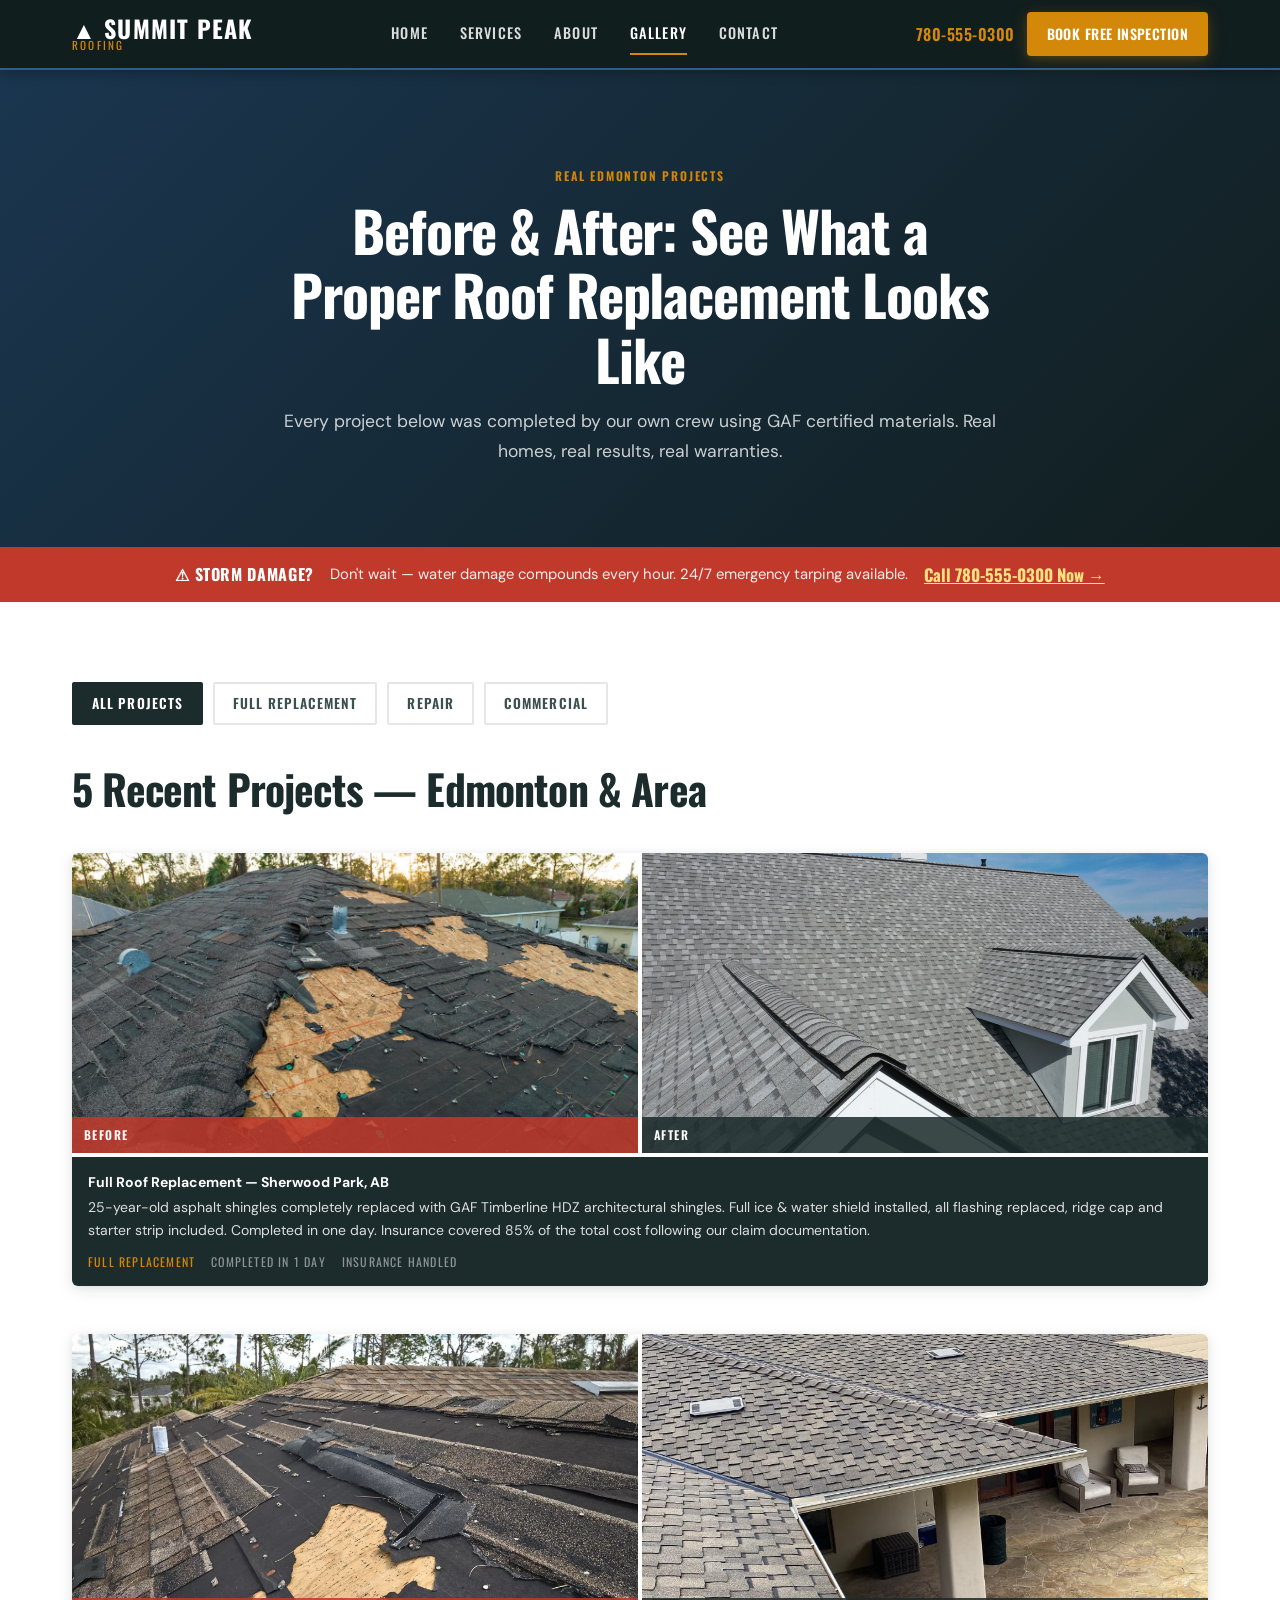
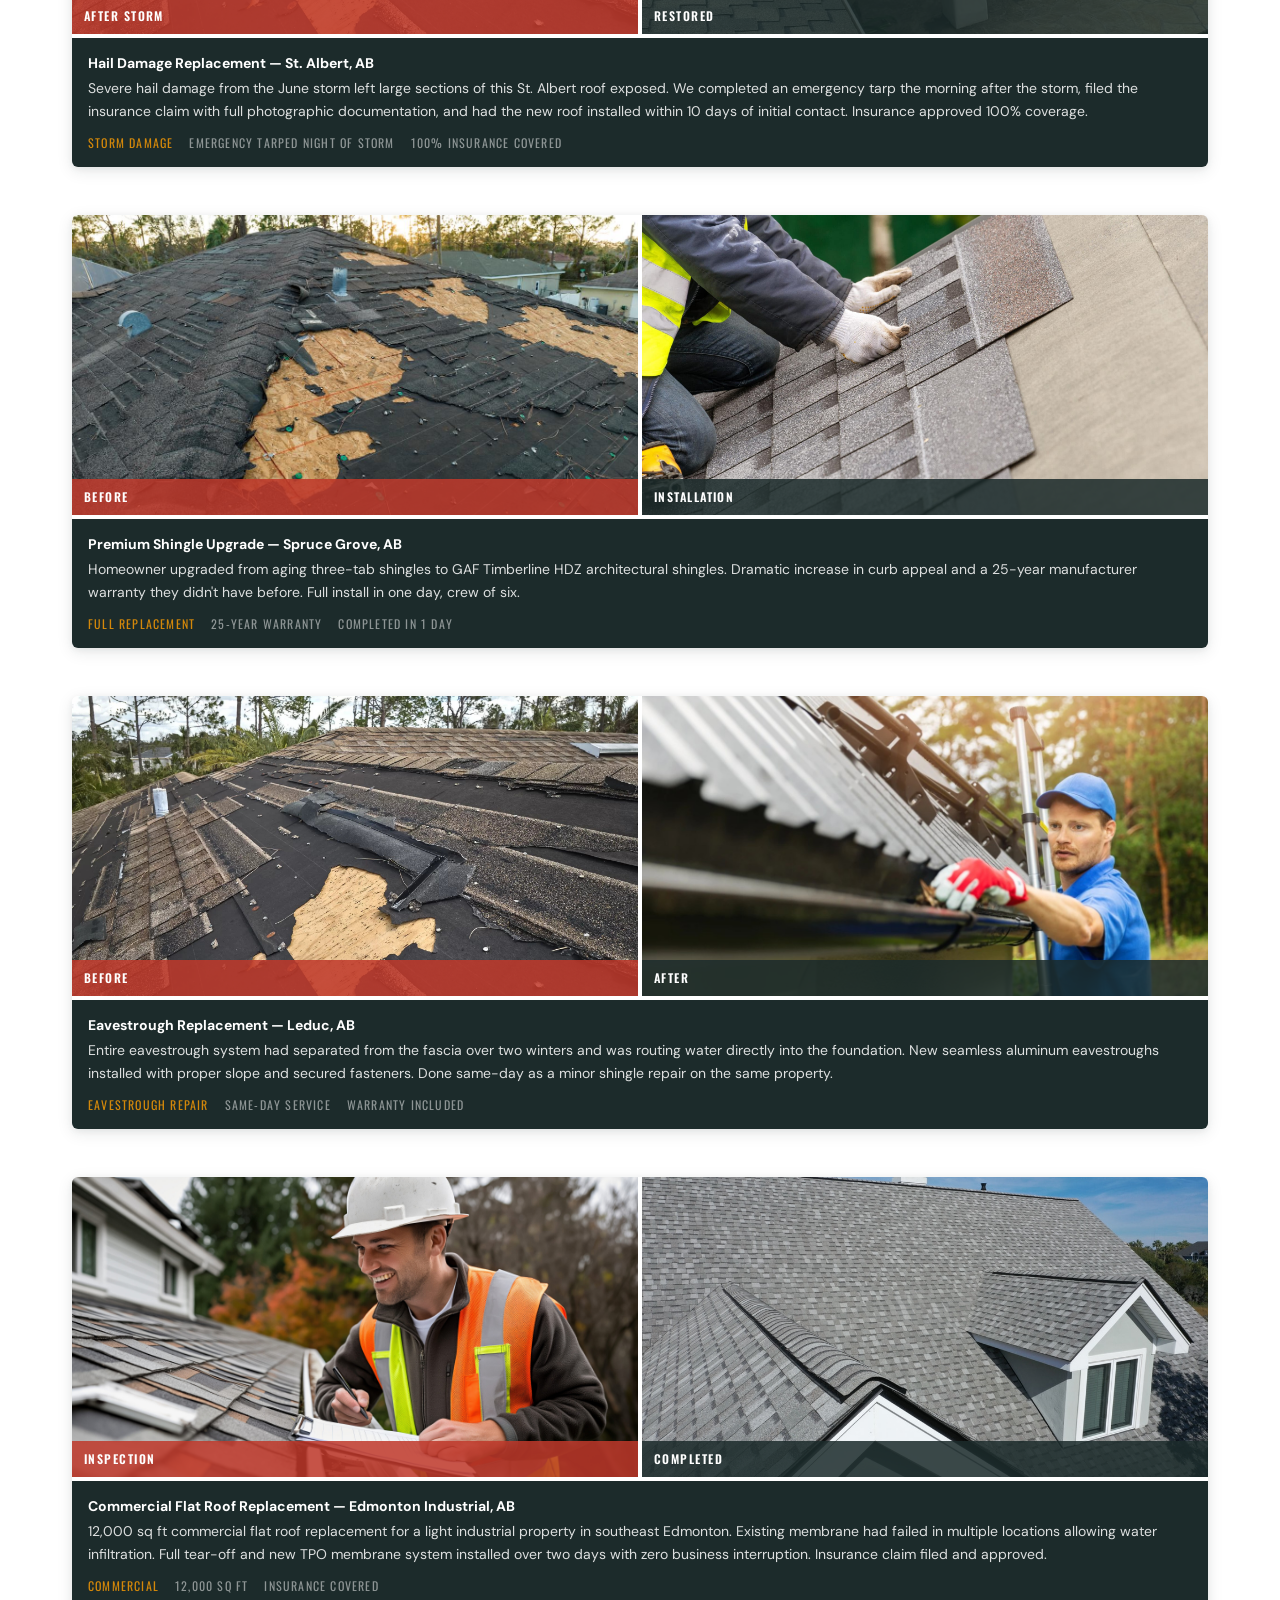
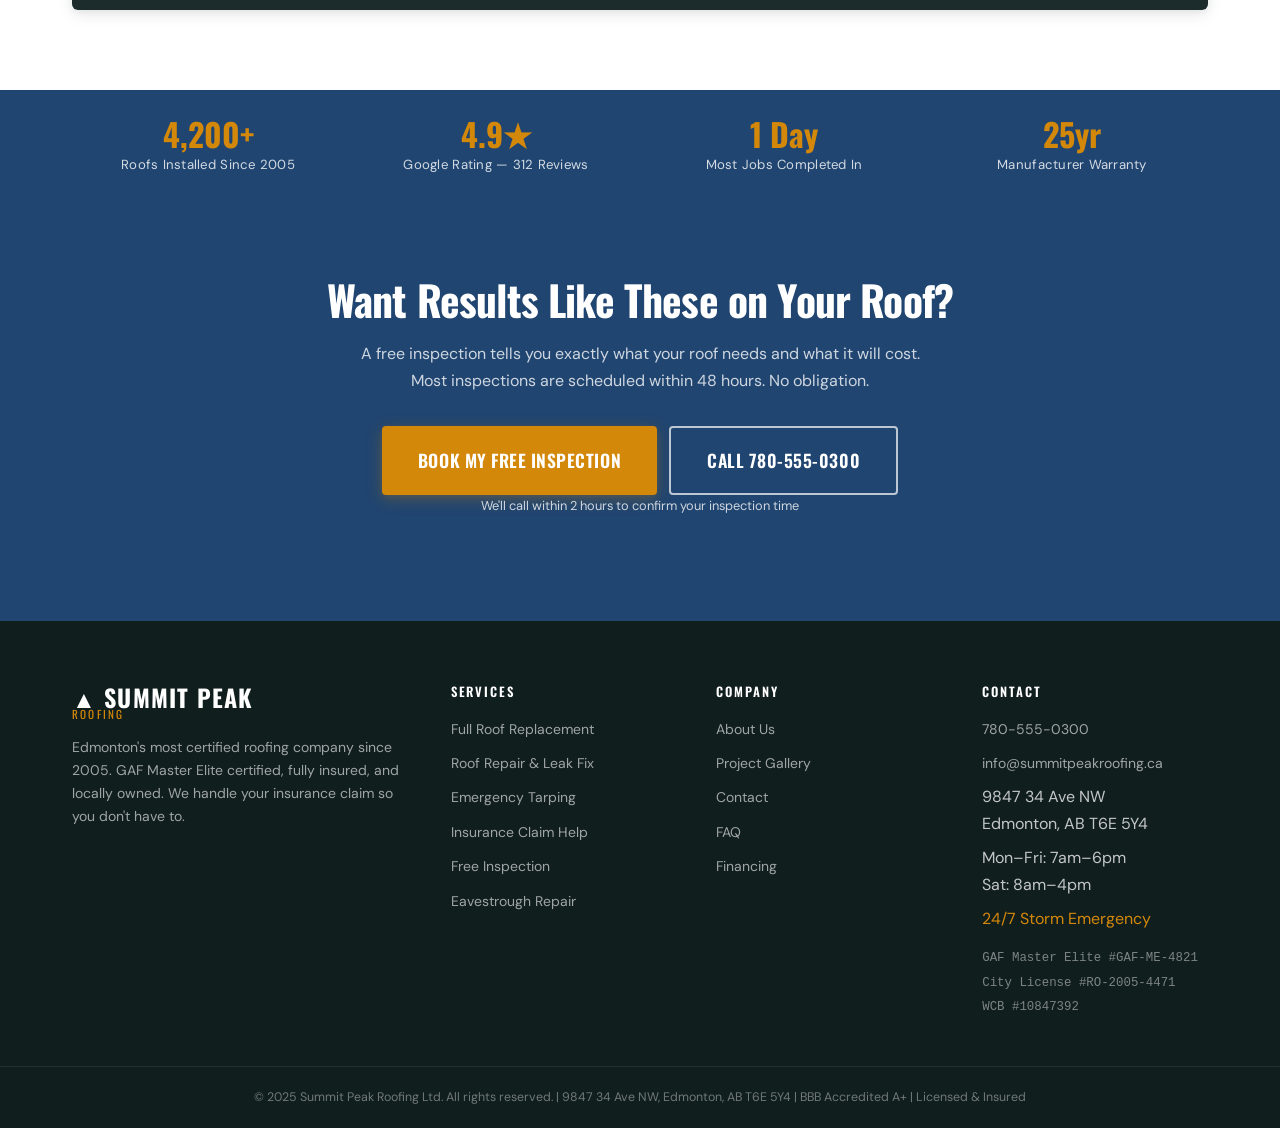
<file: gallery.html>
<!DOCTYPE html>
<html lang="en">
<head>
  <meta charset="UTF-8">
  <meta name="viewport" content="width=device-width, initial-scale=1.0">
  <title>Roof Replacement Gallery Edmonton | Summit Peak Roofing Before &amp; After</title>
  <meta name="description" content="See real before and after roof replacement and repair projects across Edmonton, Sherwood Park, St. Albert and surrounding areas by Summit Peak Roofing.">
  <link rel="canonical" href="https://summitpeakroofing.ca/gallery.html">

  <meta property="og:type" content="website">
  <meta property="og:title" content="Roof Replacement Gallery Edmonton | Summit Peak Roofing Before &amp; After">
  <meta property="og:description" content="Real before and after roofing projects across Edmonton. Full replacements, storm damage repairs, and more. GAF Master Elite certified.">
  <meta property="og:url" content="https://summitpeakroofing.ca/gallery.html">
  <meta property="og:image" content="https://summitpeakroofing.ca/images/gallery-after-1.jpg">

  <link rel="preconnect" href="https://fonts.googleapis.com">
  <link rel="preconnect" href="https://fonts.gstatic.com" crossorigin>
  <link rel="stylesheet" href="style.css">

  <script type="application/ld+json">
  {
    "@context": "https://schema.org",
    "@type": ["LocalBusiness", "RoofingContractor"],
    "name": "Summit Peak Roofing",
    "url": "https://summitpeakroofing.ca",
    "telephone": "+17805550300",
    "address": {
      "@type": "PostalAddress",
      "streetAddress": "9847 34 Ave NW",
      "addressLocality": "Edmonton",
      "addressRegion": "AB",
      "postalCode": "T6E 5Y4",
      "addressCountry": "CA"
    }
  }
  </script>
</head>
<body>

  <a href="#main-content" class="skip-link">Skip to main content</a>

  <!-- ── HEADER ── -->
  <header class="site-header" role="banner">
    <div class="header-inner">
      <a href="index.html" class="logo" aria-label="Summit Peak Roofing — Home">
        <span class="logo-name">&#9650; Summit Peak</span>
        <span class="logo-sub">Roofing</span>
      </a>
      <nav class="header-nav" aria-label="Main navigation">
        <a href="index.html">Home</a>
        <a href="services.html">Services</a>
        <a href="about.html">About</a>
        <a href="gallery.html" class="active">Gallery</a>
        <a href="contact.html">Contact</a>
      </nav>
      <div class="header-actions">
        <a href="tel:+17805550300" class="header-phone">780-555-0300</a>
        <a href="contact.html" class="btn btn-primary btn-sm">Book Free Inspection</a>
        <button class="hamburger" aria-label="Open navigation menu" aria-expanded="false" aria-controls="mobile-nav">
          <span></span><span></span><span></span>
        </button>
      </div>
    </div>
    <nav class="mobile-nav" id="mobile-nav" aria-label="Mobile navigation">
      <a href="index.html">Home</a>
      <a href="services.html">Services</a>
      <a href="about.html">About</a>
      <a href="gallery.html">Gallery</a>
      <a href="contact.html">Contact</a>
      <a href="tel:+17805550300" class="text-amber">&#128222; 780-555-0300</a>
      <a href="contact.html" class="btn btn-primary mobile-cta">Book Free Inspection</a>
    </nav>
  </header>

  <main id="main-content">

    <!-- ── PAGE HERO ── -->
    <div class="page-hero">
      <div class="page-hero-inner">
        <span class="section-label" style="display:block; text-align:center; margin-bottom:12px;">Real Edmonton Projects</span>
        <h1>Before &amp; After: See What a Proper Roof Replacement Looks Like</h1>
        <p>Every project below was completed by our own crew using GAF certified materials. Real homes, real results, real warranties.</p>
      </div>
    </div>

    <!-- ── EMERGENCY BANNER ── -->
    <div class="emergency-banner" role="alert">
      <div class="emergency-banner-inner">
        <strong>&#9888; Storm Damage?</strong>
        <p>Don't wait &mdash; water damage compounds every hour. 24/7 emergency tarping available.</p>
        <a href="tel:+17805550300">Call 780-555-0300 Now &rarr;</a>
      </div>
    </div>

    <!-- ── GALLERY SECTION ── -->
    <section class="section" aria-labelledby="gallery-heading">
      <div class="container">

        <!-- Filter Bar -->
        <div class="filter-bar" role="group" aria-label="Filter projects by type">
          <button class="filter-btn active" data-filter="all" type="button">All Projects</button>
          <button class="filter-btn" data-filter="replacement" type="button">Full Replacement</button>
          <button class="filter-btn" data-filter="repair" type="button">Repair</button>
          <button class="filter-btn" data-filter="commercial" type="button">Commercial</button>
        </div>

        <h2 class="section-title" id="gallery-heading" style="margin-bottom:40px;">5 Recent Projects &mdash; Edmonton &amp; Area</h2>

        <div class="gallery-full-grid">

          <!-- Project 1 -->
          <article class="ba-pair" data-category="replacement" role="img" aria-label="Before and after: full roof replacement in Sherwood Park">
            <div class="ba-item">
              <img src="images/gallery-before-1.jpg"
                   alt="Aging asphalt shingles with visible curling and granule loss on a Sherwood Park home prior to replacement"
                   loading="lazy">
              <span class="ba-label before">Before</span>
            </div>
            <div class="ba-item">
              <img src="images/gallery-after-1.jpg"
                   alt="Newly installed GAF Timberline HDZ shingles in charcoal on Sherwood Park home — clean ridge, new flashing"
                   loading="lazy">
              <span class="ba-label after">After</span>
            </div>
            <div class="ba-meta">
              <strong>Full Roof Replacement &mdash; Sherwood Park, AB</strong>
              25-year-old asphalt shingles completely replaced with GAF Timberline HDZ architectural shingles. Full ice &amp; water shield installed, all flashing replaced, ridge cap and starter strip included. Completed in one day. Insurance covered 85% of the total cost following our claim documentation.
              <div style="display:flex; gap:16px; margin-top:10px; flex-wrap:wrap;">
                <span style="font-family:var(--font-heading); font-size:0.75rem; letter-spacing:0.1em; text-transform:uppercase; color:var(--amber);">Full Replacement</span>
                <span style="font-family:var(--font-heading); font-size:0.75rem; letter-spacing:0.1em; text-transform:uppercase; color:rgba(255,255,255,0.5);">Completed in 1 Day</span>
                <span style="font-family:var(--font-heading); font-size:0.75rem; letter-spacing:0.1em; text-transform:uppercase; color:rgba(255,255,255,0.5);">Insurance Handled</span>
              </div>
            </div>
          </article>

          <!-- Project 2 -->
          <article class="ba-pair" data-category="replacement" role="img" aria-label="Before and after: hail damage replacement in St. Albert">
            <div class="ba-item">
              <img src="images/gallery-before-2.jpg"
                   alt="Storm-damaged roof with missing shingles and exposed decking after Edmonton hailstorm"
                   loading="lazy">
              <span class="ba-label before">After Storm</span>
            </div>
            <div class="ba-item">
              <img src="images/gallery-after-2.jpg"
                   alt="Fully replaced roof on St. Albert home with new GAF shingles following hail damage insurance claim"
                   loading="lazy">
              <span class="ba-label after">Restored</span>
            </div>
            <div class="ba-meta">
              <strong>Hail Damage Replacement &mdash; St. Albert, AB</strong>
              Severe hail damage from the June storm left large sections of this St. Albert roof exposed. We completed an emergency tarp the morning after the storm, filed the insurance claim with full photographic documentation, and had the new roof installed within 10 days of initial contact. Insurance approved 100% coverage.
              <div style="display:flex; gap:16px; margin-top:10px; flex-wrap:wrap;">
                <span style="font-family:var(--font-heading); font-size:0.75rem; letter-spacing:0.1em; text-transform:uppercase; color:var(--amber);">Storm Damage</span>
                <span style="font-family:var(--font-heading); font-size:0.75rem; letter-spacing:0.1em; text-transform:uppercase; color:rgba(255,255,255,0.5);">Emergency Tarped Night of Storm</span>
                <span style="font-family:var(--font-heading); font-size:0.75rem; letter-spacing:0.1em; text-transform:uppercase; color:rgba(255,255,255,0.5);">100% Insurance Covered</span>
              </div>
            </div>
          </article>

          <!-- Project 3 -->
          <article class="ba-pair" data-category="replacement" role="img" aria-label="Premium shingle installation in Spruce Grove">
            <div class="ba-item">
              <img src="images/gallery-before-1.jpg"
                   alt="Old three-tab shingles showing significant wear on a Spruce Grove residential property"
                   loading="lazy">
              <span class="ba-label before">Before</span>
            </div>
            <div class="ba-item">
              <img src="images/gallery-3.jpg"
                   alt="Close-up of premium GAF Timberline architectural shingles being installed by Summit Peak crew"
                   loading="lazy">
              <span class="ba-label after">Installation</span>
            </div>
            <div class="ba-meta">
              <strong>Premium Shingle Upgrade &mdash; Spruce Grove, AB</strong>
              Homeowner upgraded from aging three-tab shingles to GAF Timberline HDZ architectural shingles. Dramatic increase in curb appeal and a 25-year manufacturer warranty they didn't have before. Full install in one day, crew of six.
              <div style="display:flex; gap:16px; margin-top:10px; flex-wrap:wrap;">
                <span style="font-family:var(--font-heading); font-size:0.75rem; letter-spacing:0.1em; text-transform:uppercase; color:var(--amber);">Full Replacement</span>
                <span style="font-family:var(--font-heading); font-size:0.75rem; letter-spacing:0.1em; text-transform:uppercase; color:rgba(255,255,255,0.5);">25-Year Warranty</span>
                <span style="font-family:var(--font-heading); font-size:0.75rem; letter-spacing:0.1em; text-transform:uppercase; color:rgba(255,255,255,0.5);">Completed in 1 Day</span>
              </div>
            </div>
          </article>

          <!-- Project 4 -->
          <article class="ba-pair" data-category="repair" role="img" aria-label="Eavestrough repair and replacement in Leduc">
            <div class="ba-item">
              <img src="images/gallery-before-2.jpg"
                   alt="Sagging and leaking eavestroughs pulling away from fascia board on a Leduc home"
                   loading="lazy">
              <span class="ba-label before">Before</span>
            </div>
            <div class="ba-item">
              <img src="images/gallery-4.jpg"
                   alt="New seamless aluminum eavestroughs installed by Summit Peak on a Leduc residential property"
                   loading="lazy">
              <span class="ba-label after">After</span>
            </div>
            <div class="ba-meta">
              <strong>Eavestrough Replacement &mdash; Leduc, AB</strong>
              Entire eavestrough system had separated from the fascia over two winters and was routing water directly into the foundation. New seamless aluminum eavestroughs installed with proper slope and secured fasteners. Done same-day as a minor shingle repair on the same property.
              <div style="display:flex; gap:16px; margin-top:10px; flex-wrap:wrap;">
                <span style="font-family:var(--font-heading); font-size:0.75rem; letter-spacing:0.1em; text-transform:uppercase; color:var(--amber);">Eavestrough Repair</span>
                <span style="font-family:var(--font-heading); font-size:0.75rem; letter-spacing:0.1em; text-transform:uppercase; color:rgba(255,255,255,0.5);">Same-Day Service</span>
                <span style="font-family:var(--font-heading); font-size:0.75rem; letter-spacing:0.1em; text-transform:uppercase; color:rgba(255,255,255,0.5);">Warranty Included</span>
              </div>
            </div>
          </article>

          <!-- Project 5 -->
          <article class="ba-pair" data-category="commercial" role="img" aria-label="Commercial flat roof inspection in Edmonton">
            <div class="ba-item">
              <img src="images/service-inspection.jpg"
                   alt="Summit Peak inspector on commercial flat roof documenting condition and damage areas in Edmonton"
                   loading="lazy">
              <span class="ba-label before">Inspection</span>
            </div>
            <div class="ba-item">
              <img src="images/gallery-after-1.jpg"
                   alt="Completed commercial roof replacement on Edmonton industrial building with new membrane system"
                   loading="lazy">
              <span class="ba-label after">Completed</span>
            </div>
            <div class="ba-meta">
              <strong>Commercial Flat Roof Replacement &mdash; Edmonton Industrial, AB</strong>
              12,000 sq ft commercial flat roof replacement for a light industrial property in southeast Edmonton. Existing membrane had failed in multiple locations allowing water infiltration. Full tear-off and new TPO membrane system installed over two days with zero business interruption. Insurance claim filed and approved.
              <div style="display:flex; gap:16px; margin-top:10px; flex-wrap:wrap;">
                <span style="font-family:var(--font-heading); font-size:0.75rem; letter-spacing:0.1em; text-transform:uppercase; color:var(--amber);">Commercial</span>
                <span style="font-family:var(--font-heading); font-size:0.75rem; letter-spacing:0.1em; text-transform:uppercase; color:rgba(255,255,255,0.5);">12,000 sq ft</span>
                <span style="font-family:var(--font-heading); font-size:0.75rem; letter-spacing:0.1em; text-transform:uppercase; color:rgba(255,255,255,0.5);">Insurance Covered</span>
              </div>
            </div>
          </article>

        </div>
      </div>
    </section>

    <!-- ── TRUST BAR ── -->
    <div class="trust-bar">
      <div class="container">
        <ul class="trust-bar-grid" role="list">
          <li>
            <span class="trust-stat-number">4,200+</span>
            <span class="trust-stat-label">Roofs Installed Since 2005</span>
          </li>
          <li>
            <span class="trust-stat-number">4.9&#9733;</span>
            <span class="trust-stat-label">Google Rating &mdash; 312 Reviews</span>
          </li>
          <li>
            <span class="trust-stat-number">1 Day</span>
            <span class="trust-stat-label">Most Jobs Completed In</span>
          </li>
          <li>
            <span class="trust-stat-number">25yr</span>
            <span class="trust-stat-label">Manufacturer Warranty</span>
          </li>
        </ul>
      </div>
    </div>

    <!-- ── CTA ── -->
    <section class="cta-section">
      <div class="container">
        <h2>Want Results Like These on Your Roof?</h2>
        <p>A free inspection tells you exactly what your roof needs and what it will cost. Most inspections are scheduled within 48 hours. No obligation.</p>
        <div class="btn-group">
          <a href="contact.html" class="btn btn-primary btn-lg">Book My Free Inspection</a>
          <a href="tel:+17805550300" class="btn btn-secondary btn-lg">Call 780-555-0300</a>
        </div>
        <p class="cta-micro">We'll call within 2 hours to confirm your inspection time</p>
      </div>
    </section>

  </main>

  <!-- ── FOOTER ── -->
  <footer class="site-footer" role="contentinfo">
    <div class="footer-grid">
      <div class="footer-brand">
        <a href="index.html" class="logo" aria-label="Summit Peak Roofing Home">
          <span class="logo-name">&#9650; Summit Peak</span>
          <span class="logo-sub">Roofing</span>
        </a>
        <p>Edmonton's most certified roofing company since 2005. GAF Master Elite certified, fully insured, and locally owned. We handle your insurance claim so you don't have to.</p>
      </div>
      <div class="footer-col">
        <h4>Services</h4>
        <ul>
          <li><a href="services.html#replacement">Full Roof Replacement</a></li>
          <li><a href="services.html#repair">Roof Repair &amp; Leak Fix</a></li>
          <li><a href="services.html#emergency">Emergency Tarping</a></li>
          <li><a href="services.html#insurance">Insurance Claim Help</a></li>
          <li><a href="services.html#inspection">Free Inspection</a></li>
          <li><a href="services.html#eavestrough">Eavestrough Repair</a></li>
        </ul>
      </div>
      <div class="footer-col">
        <h4>Company</h4>
        <ul>
          <li><a href="about.html">About Us</a></li>
          <li><a href="gallery.html">Project Gallery</a></li>
          <li><a href="contact.html">Contact</a></li>
          <li><a href="contact.html#faq">FAQ</a></li>
          <li><a href="contact.html#financing">Financing</a></li>
        </ul>
      </div>
      <div class="footer-col">
        <h4>Contact</h4>
        <ul>
          <li><a href="tel:+17805550300">780-555-0300</a></li>
          <li><a href="mailto:info@summitpeakroofing.ca">info@summitpeakroofing.ca</a></li>
          <li>9847 34 Ave NW<br>Edmonton, AB T6E 5Y4</li>
          <li>Mon&ndash;Fri: 7am&ndash;6pm<br>Sat: 8am&ndash;4pm</li>
          <li><span style="color:var(--amber);">24/7 Storm Emergency</span></li>
        </ul>
        <div style="margin-top:16px; display:flex; flex-direction:column; gap:4px;">
          <span class="footer-cert">GAF Master Elite #GAF-ME-4821</span>
          <span class="footer-cert">City License #RO-2005-4471</span>
          <span class="footer-cert">WCB #10847392</span>
        </div>
      </div>
    </div>
    <div class="footer-bottom">
      <p>&copy; 2025 Summit Peak Roofing Ltd. All rights reserved. | 9847 34 Ave NW, Edmonton, AB T6E 5Y4 | BBB Accredited A+ | Licensed &amp; Insured</p>
    </div>
  </footer>

  <script src="script.js"></script>
</body>
</html>
</file>
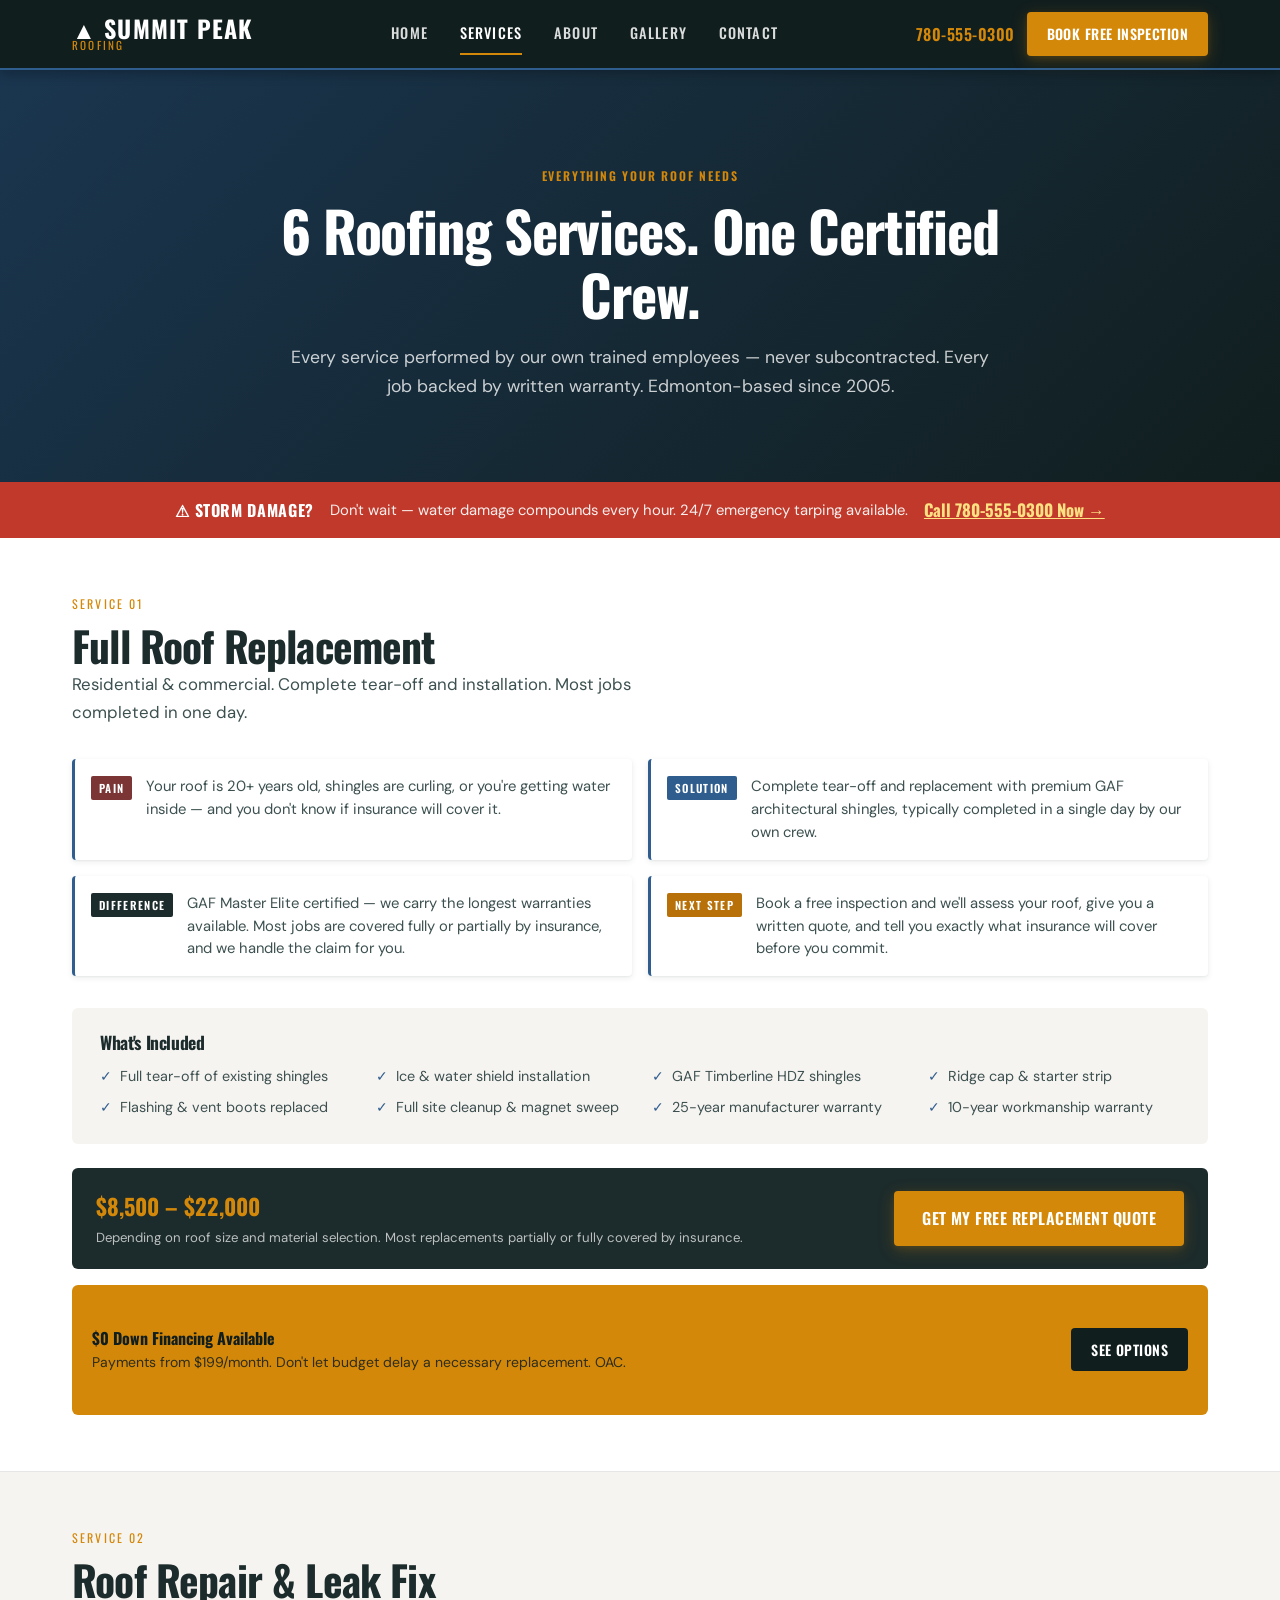
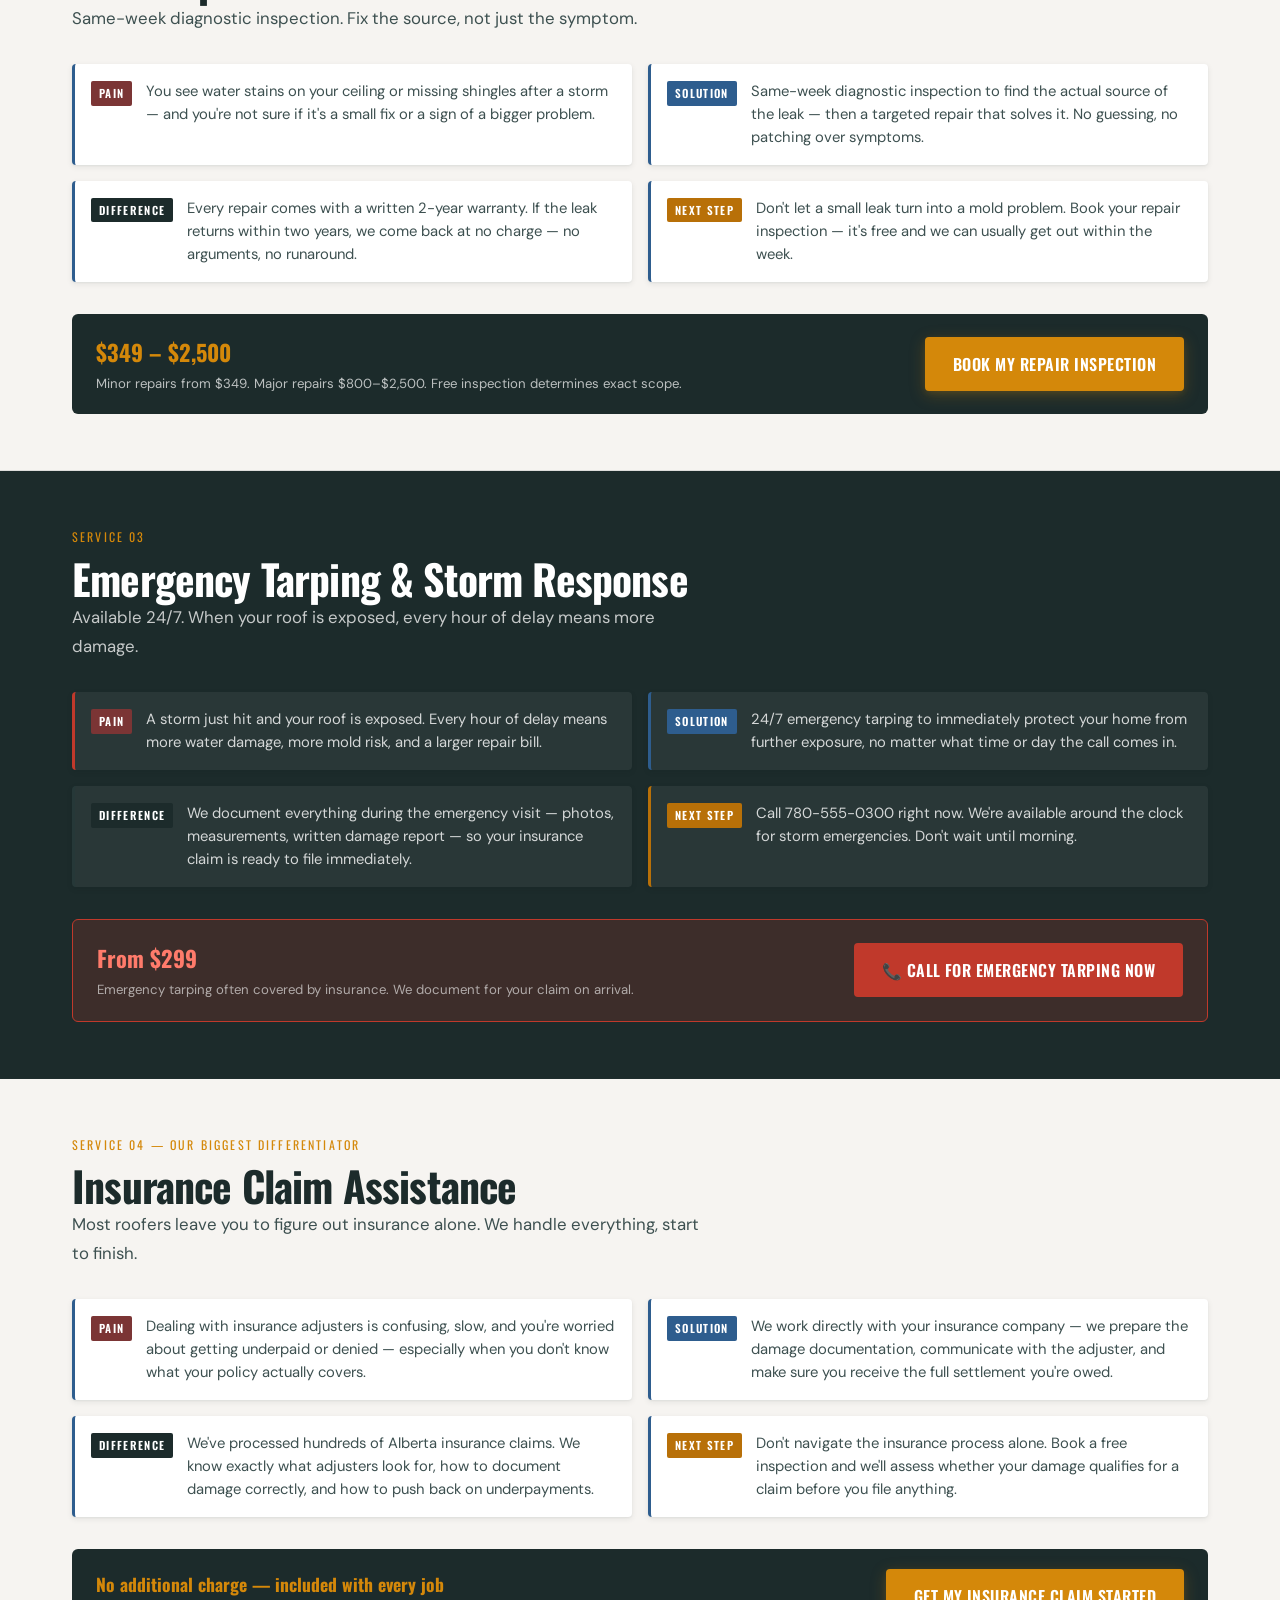
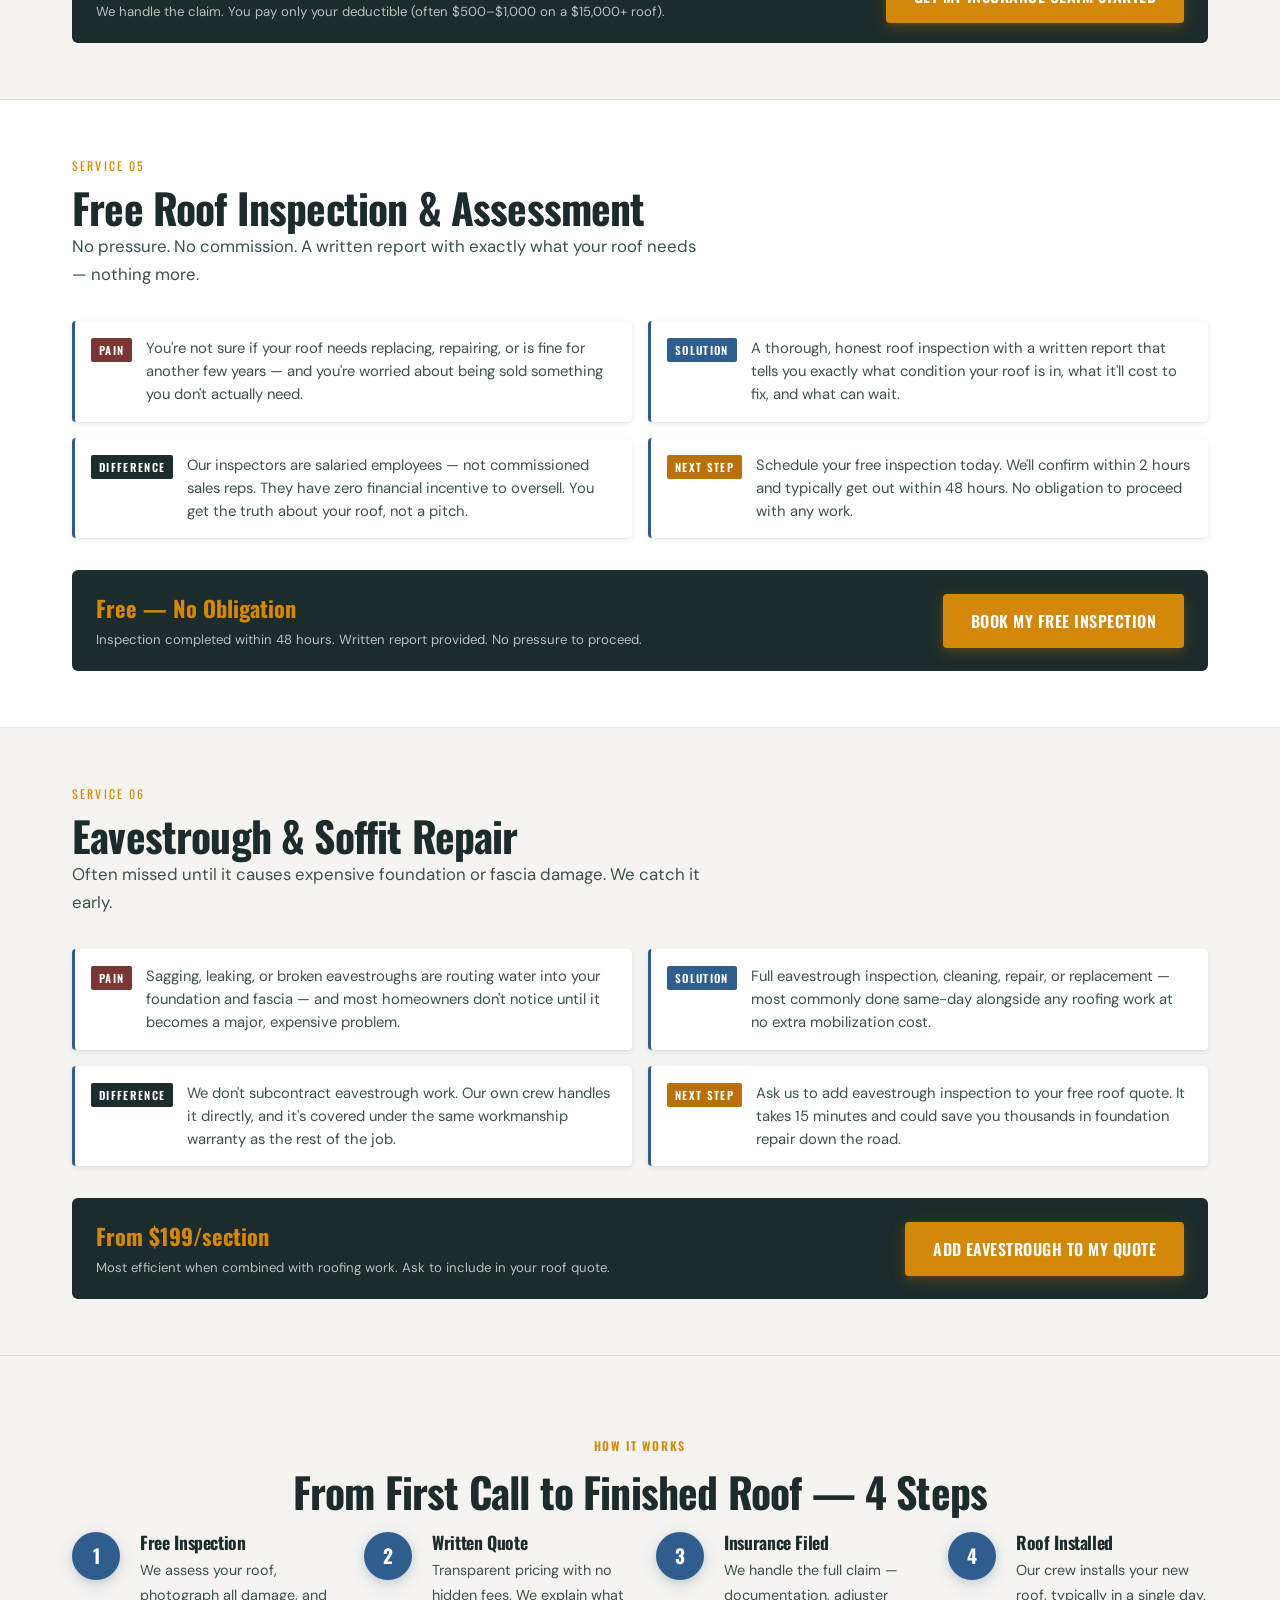
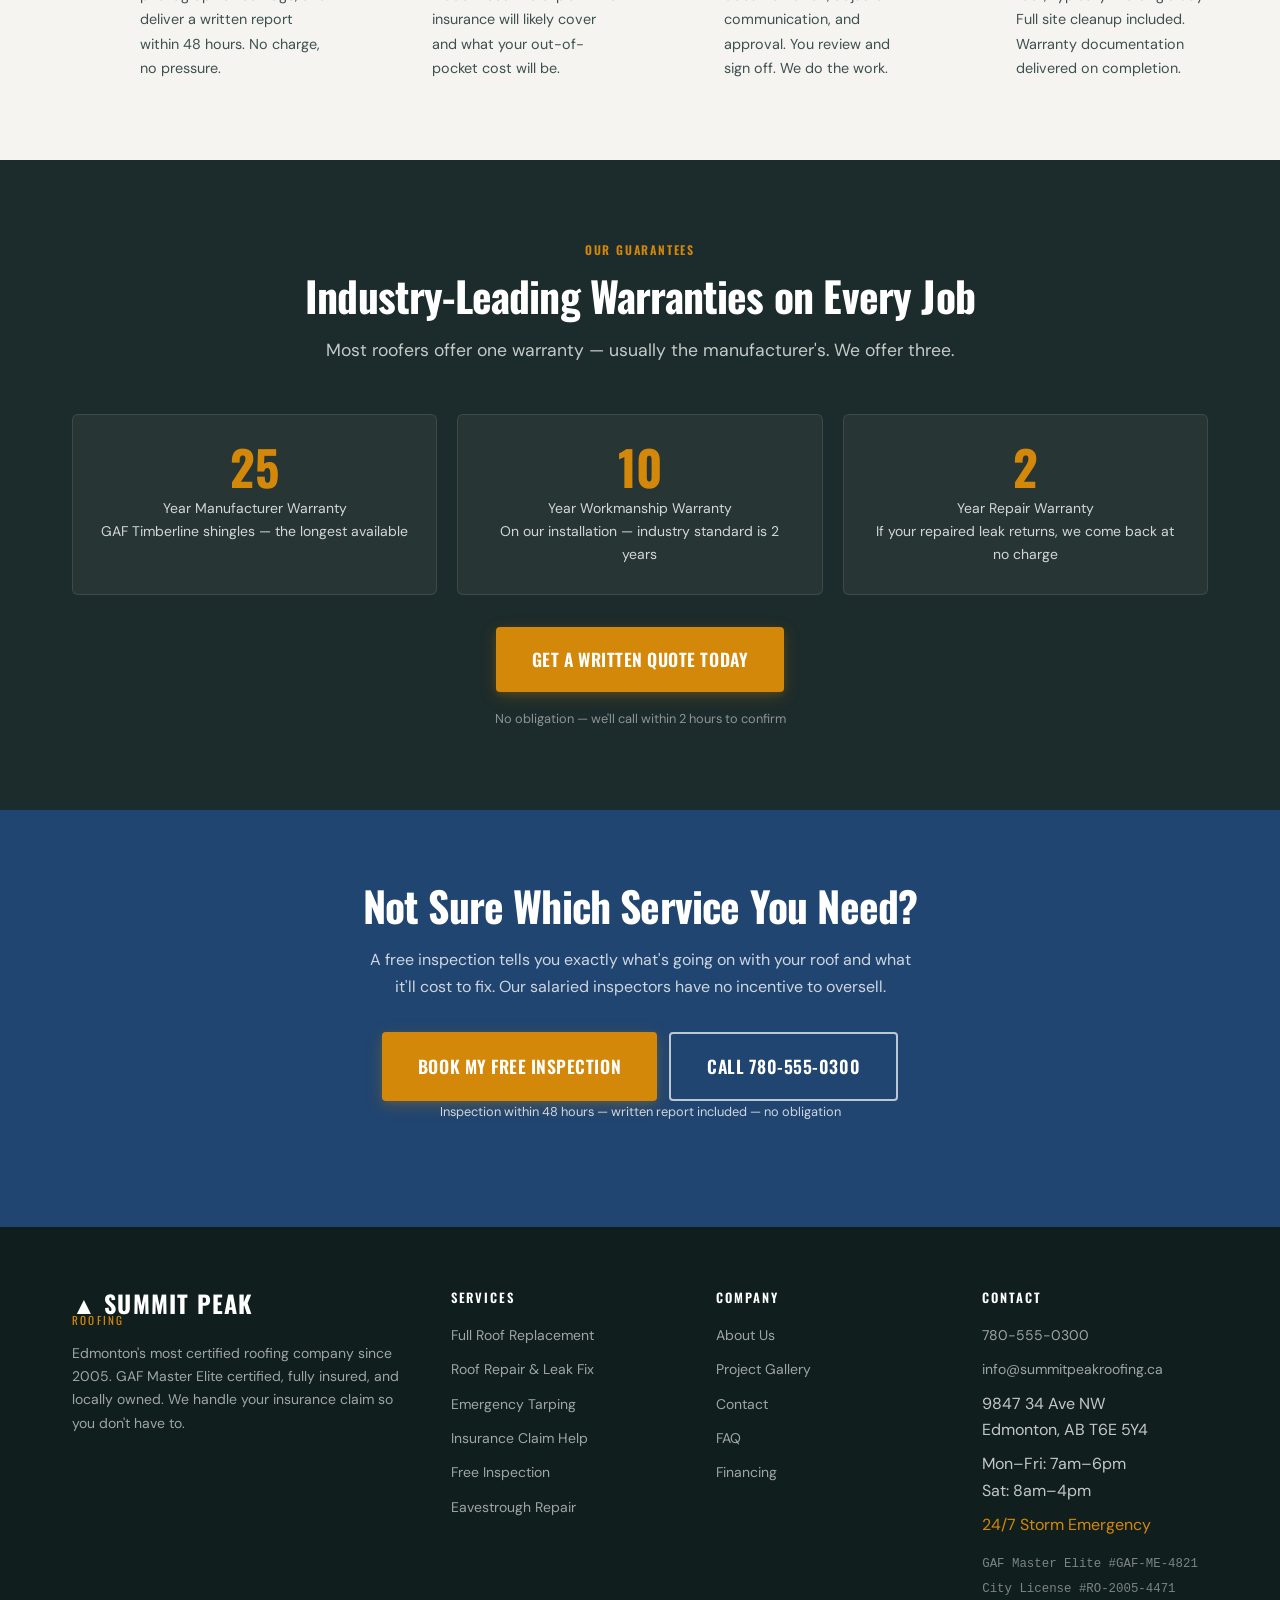
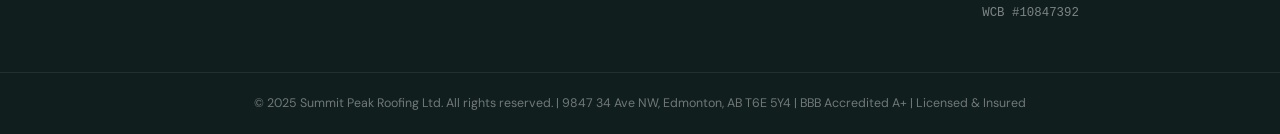
<file: services.html>
<!DOCTYPE html>
<html lang="en">
<head>
  <meta charset="UTF-8">
  <meta name="viewport" content="width=device-width, initial-scale=1.0">
  <title>Roofing Services Edmonton | Replacement, Repair &amp; Insurance | Summit Peak</title>
  <meta name="description" content="Full roof replacement, repair, emergency tarping, insurance claim assistance, free inspections, and eavestrough repair in Edmonton. Pricing from $349. GAF certified.">
  <link rel="canonical" href="https://summitpeakroofing.ca/services.html">

  <meta property="og:type" content="website">
  <meta property="og:title" content="Roofing Services Edmonton | Summit Peak Roofing">
  <meta property="og:description" content="6 roofing services including insurance claim assistance. GAF Master Elite certified. Free inspections. Edmonton, AB.">
  <meta property="og:url" content="https://summitpeakroofing.ca/services.html">
  <meta property="og:image" content="https://summitpeakroofing.ca/images/hero.jpg">

  <link rel="preconnect" href="https://fonts.googleapis.com">
  <link rel="preconnect" href="https://fonts.gstatic.com" crossorigin>
  <link rel="stylesheet" href="style.css">

  <!-- Service Schema for all 6 services -->
  <script type="application/ld+json">
  {
    "@context": "https://schema.org",
    "@type": "LocalBusiness",
    "name": "Summit Peak Roofing",
    "url": "https://summitpeakroofing.ca",
    "telephone": "+17805550300",
    "address": {
      "@type": "PostalAddress",
      "streetAddress": "9847 34 Ave NW",
      "addressLocality": "Edmonton",
      "addressRegion": "AB",
      "postalCode": "T6E 5Y4",
      "addressCountry": "CA"
    },
    "hasOfferCatalog": {
      "@type": "OfferCatalog",
      "name": "Roofing Services",
      "itemListElement": [
        {
          "@type": "Offer",
          "itemOffered": {
            "@type": "Service",
            "name": "Full Roof Replacement",
            "description": "Complete tear-off and replacement with premium GAF architectural shingles. Most jobs completed in one day. GAF Master Elite certified installation.",
            "provider": {"@type": "LocalBusiness", "name": "Summit Peak Roofing"},
            "areaServed": "Edmonton, AB"
          },
          "priceRange": "$8,500–$22,000"
        },
        {
          "@type": "Offer",
          "itemOffered": {
            "@type": "Service",
            "name": "Roof Repair & Leak Fix",
            "description": "Same-week diagnostic inspection and repair. Backed by 2-year written repair warranty.",
            "provider": {"@type": "LocalBusiness", "name": "Summit Peak Roofing"},
            "areaServed": "Edmonton, AB"
          },
          "priceRange": "$349–$2,500"
        },
        {
          "@type": "Offer",
          "itemOffered": {
            "@type": "Service",
            "name": "Emergency Tarping & Storm Response",
            "description": "24/7 emergency tarping with on-site insurance documentation. Protect your home from further water damage immediately.",
            "provider": {"@type": "LocalBusiness", "name": "Summit Peak Roofing"},
            "areaServed": "Edmonton, AB"
          },
          "priceRange": "From $299"
        },
        {
          "@type": "Offer",
          "itemOffered": {
            "@type": "Service",
            "name": "Insurance Claim Assistance",
            "description": "We handle the entire insurance claim process — documentation, adjuster communication, and ensuring full payment.",
            "provider": {"@type": "LocalBusiness", "name": "Summit Peak Roofing"},
            "areaServed": "Edmonton, AB"
          }
        },
        {
          "@type": "Offer",
          "itemOffered": {
            "@type": "Service",
            "name": "Free Roof Inspection & Assessment",
            "description": "Honest, no-pressure inspection with a written report. Salaried inspectors with no commission incentive.",
            "provider": {"@type": "LocalBusiness", "name": "Summit Peak Roofing"},
            "areaServed": "Edmonton, AB"
          },
          "price": "0",
          "priceCurrency": "CAD"
        },
        {
          "@type": "Offer",
          "itemOffered": {
            "@type": "Service",
            "name": "Eavestrough & Soffit Repair",
            "description": "Full eavestrough inspection, cleaning, repair, or replacement done same-day with most roofing jobs.",
            "provider": {"@type": "LocalBusiness", "name": "Summit Peak Roofing"},
            "areaServed": "Edmonton, AB"
          },
          "priceRange": "From $199 per section"
        }
      ]
    }
  }
  </script>
</head>
<body>

  <a href="#main-content" class="skip-link">Skip to main content</a>

  <!-- ── HEADER ── -->
  <header class="site-header" role="banner">
    <div class="header-inner">
      <a href="index.html" class="logo" aria-label="Summit Peak Roofing — Home">
        <span class="logo-name">&#9650; Summit Peak</span>
        <span class="logo-sub">Roofing</span>
      </a>
      <nav class="header-nav" aria-label="Main navigation">
        <a href="index.html">Home</a>
        <a href="services.html" class="active">Services</a>
        <a href="about.html">About</a>
        <a href="gallery.html">Gallery</a>
        <a href="contact.html">Contact</a>
      </nav>
      <div class="header-actions">
        <a href="tel:+17805550300" class="header-phone">780-555-0300</a>
        <a href="contact.html" class="btn btn-primary btn-sm">Book Free Inspection</a>
        <button class="hamburger" aria-label="Open navigation menu" aria-expanded="false" aria-controls="mobile-nav">
          <span></span><span></span><span></span>
        </button>
      </div>
    </div>
    <nav class="mobile-nav" id="mobile-nav" aria-label="Mobile navigation">
      <a href="index.html">Home</a>
      <a href="services.html">Services</a>
      <a href="about.html">About</a>
      <a href="gallery.html">Gallery</a>
      <a href="contact.html">Contact</a>
      <a href="tel:+17805550300" class="text-amber">&#128222; 780-555-0300</a>
      <a href="contact.html" class="btn btn-primary mobile-cta">Book Free Inspection</a>
    </nav>
  </header>

  <main id="main-content">

    <!-- ── PAGE HERO ── -->
    <div class="page-hero">
      <div class="page-hero-inner">
        <span class="section-label" style="display:block; text-align:center; margin-bottom:12px;">Everything Your Roof Needs</span>
        <h1>6 Roofing Services. One Certified Crew.</h1>
        <p>Every service performed by our own trained employees &mdash; never subcontracted. Every job backed by written warranty. Edmonton-based since 2005.</p>
      </div>
    </div>

    <!-- ── EMERGENCY BANNER ── -->
    <div class="emergency-banner" role="alert">
      <div class="emergency-banner-inner">
        <strong>&#9888; Storm Damage?</strong>
        <p>Don't wait &mdash; water damage compounds every hour. 24/7 emergency tarping available.</p>
        <a href="tel:+17805550300">Call 780-555-0300 Now &rarr;</a>
      </div>
    </div>

    <!-- ── SERVICE 1: FULL ROOF REPLACEMENT ── -->
    <section class="service-block" id="replacement" aria-labelledby="s1-heading">
      <div class="service-block-inner">
        <div class="service-block-header">
          <span class="service-number">Service 01</span>
          <h2 id="s1-heading">Full Roof Replacement</h2>
          <p style="color:var(--text-mid); font-size:1.05rem; max-width:640px;">Residential &amp; commercial. Complete tear-off and installation. Most jobs completed in one day.</p>
        </div>
        <div class="service-formula">
          <div class="formula-item">
            <span class="formula-tag pain">Pain</span>
            <p class="formula-text">Your roof is 20+ years old, shingles are curling, or you're getting water inside &mdash; and you don't know if insurance will cover it.</p>
          </div>
          <div class="formula-item">
            <span class="formula-tag solution">Solution</span>
            <p class="formula-text">Complete tear-off and replacement with premium GAF architectural shingles, typically completed in a single day by our own crew.</p>
          </div>
          <div class="formula-item">
            <span class="formula-tag diff">Difference</span>
            <p class="formula-text">GAF Master Elite certified &mdash; we carry the longest warranties available. Most jobs are covered fully or partially by insurance, and we handle the claim for you.</p>
          </div>
          <div class="formula-item">
            <span class="formula-tag action">Next Step</span>
            <p class="formula-text">Book a free inspection and we'll assess your roof, give you a written quote, and tell you exactly what insurance will cover before you commit.</p>
          </div>
        </div>
        <div style="background:var(--off-white); border-radius:var(--radius-md); padding:24px 28px; margin-bottom:24px;">
          <h4 style="margin-bottom:12px;">What's Included</h4>
          <ul style="display:grid; grid-template-columns: repeat(auto-fill, minmax(240px, 1fr)); gap:8px 24px; color:var(--text-mid); font-size:0.9rem;">
            <li style="display:flex; gap:8px; align-items:center;"><span style="color:var(--steel);">&#10003;</span> Full tear-off of existing shingles</li>
            <li style="display:flex; gap:8px; align-items:center;"><span style="color:var(--steel);">&#10003;</span> Ice &amp; water shield installation</li>
            <li style="display:flex; gap:8px; align-items:center;"><span style="color:var(--steel);">&#10003;</span> GAF Timberline HDZ shingles</li>
            <li style="display:flex; gap:8px; align-items:center;"><span style="color:var(--steel);">&#10003;</span> Ridge cap &amp; starter strip</li>
            <li style="display:flex; gap:8px; align-items:center;"><span style="color:var(--steel);">&#10003;</span> Flashing &amp; vent boots replaced</li>
            <li style="display:flex; gap:8px; align-items:center;"><span style="color:var(--steel);">&#10003;</span> Full site cleanup &amp; magnet sweep</li>
            <li style="display:flex; gap:8px; align-items:center;"><span style="color:var(--steel);">&#10003;</span> 25-year manufacturer warranty</li>
            <li style="display:flex; gap:8px; align-items:center;"><span style="color:var(--steel);">&#10003;</span> 10-year workmanship warranty</li>
          </ul>
        </div>
        <div class="service-pricing-box">
          <div>
            <div class="pricing-range">$8,500 &ndash; $22,000</div>
            <div class="pricing-note">Depending on roof size and material selection. Most replacements partially or fully covered by insurance.</div>
          </div>
          <a href="contact.html" class="btn btn-primary">Get My Free Replacement Quote</a>
        </div>
        <div class="financing-bar" style="border-radius:var(--radius-md); margin-top:16px;">
          <div class="financing-bar-inner" style="padding:16px 20px;">
            <div class="financing-bar-text">
              <strong style="font-size:1rem;">$0 Down Financing Available</strong>
              <p>Payments from $199/month. Don't let budget delay a necessary replacement. OAC.</p>
            </div>
            <a href="contact.html#financing" class="btn" style="background:var(--charcoal-dark); color:var(--white); padding:10px 20px; font-size:0.875rem;">See Options</a>
          </div>
        </div>
      </div>
    </section>

    <!-- ── SERVICE 2: REPAIR ── -->
    <section class="service-block" id="repair" aria-labelledby="s2-heading">
      <div class="service-block-inner">
        <div class="service-block-header">
          <span class="service-number">Service 02</span>
          <h2 id="s2-heading">Roof Repair &amp; Leak Fix</h2>
          <p style="color:var(--text-mid); font-size:1.05rem; max-width:640px;">Same-week diagnostic inspection. Fix the source, not just the symptom.</p>
        </div>
        <div class="service-formula">
          <div class="formula-item">
            <span class="formula-tag pain">Pain</span>
            <p class="formula-text">You see water stains on your ceiling or missing shingles after a storm &mdash; and you're not sure if it's a small fix or a sign of a bigger problem.</p>
          </div>
          <div class="formula-item">
            <span class="formula-tag solution">Solution</span>
            <p class="formula-text">Same-week diagnostic inspection to find the actual source of the leak &mdash; then a targeted repair that solves it. No guessing, no patching over symptoms.</p>
          </div>
          <div class="formula-item">
            <span class="formula-tag diff">Difference</span>
            <p class="formula-text">Every repair comes with a written 2-year warranty. If the leak returns within two years, we come back at no charge &mdash; no arguments, no runaround.</p>
          </div>
          <div class="formula-item">
            <span class="formula-tag action">Next Step</span>
            <p class="formula-text">Don't let a small leak turn into a mold problem. Book your repair inspection &mdash; it's free and we can usually get out within the week.</p>
          </div>
        </div>
        <div class="service-pricing-box">
          <div>
            <div class="pricing-range">$349 &ndash; $2,500</div>
            <div class="pricing-note">Minor repairs from $349. Major repairs $800&ndash;$2,500. Free inspection determines exact scope.</div>
          </div>
          <a href="contact.html" class="btn btn-primary">Book My Repair Inspection</a>
        </div>
      </div>
    </section>

    <!-- ── SERVICE 3: EMERGENCY TARPING ── -->
    <section class="service-block" id="emergency" aria-labelledby="s3-heading" style="background:var(--charcoal); color:var(--white);">
      <div class="service-block-inner">
        <div class="service-block-header">
          <span class="service-number" style="color:var(--amber);">Service 03</span>
          <h2 id="s3-heading" style="color:var(--white);">Emergency Tarping &amp; Storm Response</h2>
          <p style="color:rgba(255,255,255,0.75); font-size:1.05rem; max-width:640px;">Available 24/7. When your roof is exposed, every hour of delay means more damage.</p>
        </div>
        <div class="service-formula">
          <div class="formula-item" style="background:rgba(255,255,255,0.06); border-left-color:var(--red-emergency);">
            <span class="formula-tag pain">Pain</span>
            <p class="formula-text" style="color:rgba(255,255,255,0.8);">A storm just hit and your roof is exposed. Every hour of delay means more water damage, more mold risk, and a larger repair bill.</p>
          </div>
          <div class="formula-item" style="background:rgba(255,255,255,0.06); border-left-color:var(--steel);">
            <span class="formula-tag solution">Solution</span>
            <p class="formula-text" style="color:rgba(255,255,255,0.8);">24/7 emergency tarping to immediately protect your home from further exposure, no matter what time or day the call comes in.</p>
          </div>
          <div class="formula-item" style="background:rgba(255,255,255,0.06); border-left-color:var(--charcoal-light);">
            <span class="formula-tag diff">Difference</span>
            <p class="formula-text" style="color:rgba(255,255,255,0.8);">We document everything during the emergency visit &mdash; photos, measurements, written damage report &mdash; so your insurance claim is ready to file immediately.</p>
          </div>
          <div class="formula-item" style="background:rgba(255,255,255,0.06); border-left-color:var(--amber-dark);">
            <span class="formula-tag action">Next Step</span>
            <p class="formula-text" style="color:rgba(255,255,255,0.8);">Call 780-555-0300 right now. We're available around the clock for storm emergencies. Don't wait until morning.</p>
          </div>
        </div>
        <div style="background:rgba(192,57,43,0.2); border:1.5px solid var(--red-emergency); border-radius:var(--radius-md); padding:20px 24px; display:flex; flex-wrap:wrap; align-items:center; justify-content:space-between; gap:16px; margin-top:8px;">
          <div>
            <div class="pricing-range" style="color:#ff7b6b;">From $299</div>
            <div class="pricing-note" style="color:rgba(255,255,255,0.6);">Emergency tarping often covered by insurance. We document for your claim on arrival.</div>
          </div>
          <a href="tel:+17805550300" class="btn" style="background:var(--red-emergency); color:var(--white);">&#128222; Call for Emergency Tarping Now</a>
        </div>
      </div>
    </section>

    <!-- ── SERVICE 4: INSURANCE ── -->
    <section class="service-block" id="insurance" aria-labelledby="s4-heading">
      <div class="service-block-inner">
        <div class="service-block-header">
          <span class="service-number" style="color:var(--amber);">Service 04 &mdash; Our Biggest Differentiator</span>
          <h2 id="s4-heading">Insurance Claim Assistance</h2>
          <p style="color:var(--text-mid); font-size:1.05rem; max-width:640px;">Most roofers leave you to figure out insurance alone. We handle everything, start to finish.</p>
        </div>
        <div class="service-formula">
          <div class="formula-item">
            <span class="formula-tag pain">Pain</span>
            <p class="formula-text">Dealing with insurance adjusters is confusing, slow, and you're worried about getting underpaid or denied &mdash; especially when you don't know what your policy actually covers.</p>
          </div>
          <div class="formula-item">
            <span class="formula-tag solution">Solution</span>
            <p class="formula-text">We work directly with your insurance company &mdash; we prepare the damage documentation, communicate with the adjuster, and make sure you receive the full settlement you're owed.</p>
          </div>
          <div class="formula-item">
            <span class="formula-tag diff">Difference</span>
            <p class="formula-text">We've processed hundreds of Alberta insurance claims. We know exactly what adjusters look for, how to document damage correctly, and how to push back on underpayments.</p>
          </div>
          <div class="formula-item">
            <span class="formula-tag action">Next Step</span>
            <p class="formula-text">Don't navigate the insurance process alone. Book a free inspection and we'll assess whether your damage qualifies for a claim before you file anything.</p>
          </div>
        </div>
        <div class="service-pricing-box">
          <div>
            <div class="pricing-range" style="font-size:1.1rem; color:var(--amber);">No additional charge &mdash; included with every job</div>
            <div class="pricing-note">We handle the claim. You pay only your deductible (often $500&ndash;$1,000 on a $15,000+ roof).</div>
          </div>
          <a href="contact.html" class="btn btn-primary">Get My Insurance Claim Started</a>
        </div>
      </div>
    </section>

    <!-- ── SERVICE 5: FREE INSPECTION ── -->
    <section class="service-block" id="inspection" aria-labelledby="s5-heading">
      <div class="service-block-inner">
        <div class="service-block-header">
          <span class="service-number">Service 05</span>
          <h2 id="s5-heading">Free Roof Inspection &amp; Assessment</h2>
          <p style="color:var(--text-mid); font-size:1.05rem; max-width:640px;">No pressure. No commission. A written report with exactly what your roof needs &mdash; nothing more.</p>
        </div>
        <div class="service-formula">
          <div class="formula-item">
            <span class="formula-tag pain">Pain</span>
            <p class="formula-text">You're not sure if your roof needs replacing, repairing, or is fine for another few years &mdash; and you're worried about being sold something you don't actually need.</p>
          </div>
          <div class="formula-item">
            <span class="formula-tag solution">Solution</span>
            <p class="formula-text">A thorough, honest roof inspection with a written report that tells you exactly what condition your roof is in, what it'll cost to fix, and what can wait.</p>
          </div>
          <div class="formula-item">
            <span class="formula-tag diff">Difference</span>
            <p class="formula-text">Our inspectors are salaried employees &mdash; not commissioned sales reps. They have zero financial incentive to oversell. You get the truth about your roof, not a pitch.</p>
          </div>
          <div class="formula-item">
            <span class="formula-tag action">Next Step</span>
            <p class="formula-text">Schedule your free inspection today. We'll confirm within 2 hours and typically get out within 48 hours. No obligation to proceed with any work.</p>
          </div>
        </div>
        <div class="service-pricing-box">
          <div>
            <div class="pricing-range">Free &mdash; No Obligation</div>
            <div class="pricing-note">Inspection completed within 48 hours. Written report provided. No pressure to proceed.</div>
          </div>
          <a href="contact.html" class="btn btn-primary">Book My Free Inspection</a>
        </div>
      </div>
    </section>

    <!-- ── SERVICE 6: EAVESTROUGH ── -->
    <section class="service-block" id="eavestrough" aria-labelledby="s6-heading">
      <div class="service-block-inner">
        <div class="service-block-header">
          <span class="service-number">Service 06</span>
          <h2 id="s6-heading">Eavestrough &amp; Soffit Repair</h2>
          <p style="color:var(--text-mid); font-size:1.05rem; max-width:640px;">Often missed until it causes expensive foundation or fascia damage. We catch it early.</p>
        </div>
        <div class="service-formula">
          <div class="formula-item">
            <span class="formula-tag pain">Pain</span>
            <p class="formula-text">Sagging, leaking, or broken eavestroughs are routing water into your foundation and fascia &mdash; and most homeowners don't notice until it becomes a major, expensive problem.</p>
          </div>
          <div class="formula-item">
            <span class="formula-tag solution">Solution</span>
            <p class="formula-text">Full eavestrough inspection, cleaning, repair, or replacement &mdash; most commonly done same-day alongside any roofing work at no extra mobilization cost.</p>
          </div>
          <div class="formula-item">
            <span class="formula-tag diff">Difference</span>
            <p class="formula-text">We don't subcontract eavestrough work. Our own crew handles it directly, and it's covered under the same workmanship warranty as the rest of the job.</p>
          </div>
          <div class="formula-item">
            <span class="formula-tag action">Next Step</span>
            <p class="formula-text">Ask us to add eavestrough inspection to your free roof quote. It takes 15 minutes and could save you thousands in foundation repair down the road.</p>
          </div>
        </div>
        <div class="service-pricing-box">
          <div>
            <div class="pricing-range">From $199/section</div>
            <div class="pricing-note">Most efficient when combined with roofing work. Ask to include in your roof quote.</div>
          </div>
          <a href="contact.html" class="btn btn-primary">Add Eavestrough to My Quote</a>
        </div>
      </div>
    </section>

    <!-- ── PROCESS ── -->
    <section class="section section-offwhite" aria-labelledby="process-heading">
      <div class="container">
        <div class="text-center">
          <span class="section-label">How It Works</span>
          <h2 class="section-title" id="process-heading">From First Call to Finished Roof &mdash; 4 Steps</h2>
        </div>
        <div class="process-steps">
          <div class="process-step">
            <div class="process-step-num" aria-hidden="true">1</div>
            <div class="process-step-content">
              <h4>Free Inspection</h4>
              <p>We assess your roof, photograph all damage, and deliver a written report within 48 hours. No charge, no pressure.</p>
            </div>
          </div>
          <div class="process-step">
            <div class="process-step-num" aria-hidden="true">2</div>
            <div class="process-step-content">
              <h4>Written Quote</h4>
              <p>Transparent pricing with no hidden fees. We explain what insurance will likely cover and what your out-of-pocket cost will be.</p>
            </div>
          </div>
          <div class="process-step">
            <div class="process-step-num" aria-hidden="true">3</div>
            <div class="process-step-content">
              <h4>Insurance Filed</h4>
              <p>We handle the full claim &mdash; documentation, adjuster communication, and approval. You review and sign off. We do the work.</p>
            </div>
          </div>
          <div class="process-step">
            <div class="process-step-num" aria-hidden="true">4</div>
            <div class="process-step-content">
              <h4>Roof Installed</h4>
              <p>Our crew installs your new roof, typically in a single day. Full site cleanup included. Warranty documentation delivered on completion.</p>
            </div>
          </div>
        </div>
      </div>
    </section>

    <!-- ── WARRANTY BLOCK ── -->
    <section class="section section-dark" aria-labelledby="warranty-heading">
      <div class="container">
        <div class="text-center">
          <span class="section-label">Our Guarantees</span>
          <h2 class="section-title" id="warranty-heading">Industry-Leading Warranties on Every Job</h2>
          <p class="section-lead">Most roofers offer one warranty &mdash; usually the manufacturer's. We offer three.</p>
        </div>
        <div class="warranty-grid">
          <div class="warranty-item">
            <span class="warranty-years">25</span>
            <span class="warranty-label">Year Manufacturer Warranty<br>GAF Timberline shingles &mdash; the longest available</span>
          </div>
          <div class="warranty-item">
            <span class="warranty-years">10</span>
            <span class="warranty-label">Year Workmanship Warranty<br>On our installation &mdash; industry standard is 2 years</span>
          </div>
          <div class="warranty-item">
            <span class="warranty-years">2</span>
            <span class="warranty-label">Year Repair Warranty<br>If your repaired leak returns, we come back at no charge</span>
          </div>
        </div>
        <div class="text-center mt-32">
          <a href="contact.html" class="btn btn-primary btn-lg">Get a Written Quote Today</a>
          <p class="cta-micro">No obligation &mdash; we'll call within 2 hours to confirm</p>
        </div>
      </div>
    </section>

    <!-- ── CTA ── -->
    <section class="cta-section">
      <div class="container">
        <h2>Not Sure Which Service You Need?</h2>
        <p>A free inspection tells you exactly what's going on with your roof and what it'll cost to fix. Our salaried inspectors have no incentive to oversell.</p>
        <div class="btn-group">
          <a href="contact.html" class="btn btn-primary btn-lg">Book My Free Inspection</a>
          <a href="tel:+17805550300" class="btn btn-secondary btn-lg">Call 780-555-0300</a>
        </div>
        <p class="cta-micro">Inspection within 48 hours &mdash; written report included &mdash; no obligation</p>
      </div>
    </section>

  </main>

  <!-- ── FOOTER ── -->
  <footer class="site-footer" role="contentinfo">
    <div class="footer-grid">
      <div class="footer-brand">
        <a href="index.html" class="logo" aria-label="Summit Peak Roofing Home">
          <span class="logo-name">&#9650; Summit Peak</span>
          <span class="logo-sub">Roofing</span>
        </a>
        <p>Edmonton's most certified roofing company since 2005. GAF Master Elite certified, fully insured, and locally owned. We handle your insurance claim so you don't have to.</p>
      </div>
      <div class="footer-col">
        <h4>Services</h4>
        <ul>
          <li><a href="services.html#replacement">Full Roof Replacement</a></li>
          <li><a href="services.html#repair">Roof Repair &amp; Leak Fix</a></li>
          <li><a href="services.html#emergency">Emergency Tarping</a></li>
          <li><a href="services.html#insurance">Insurance Claim Help</a></li>
          <li><a href="services.html#inspection">Free Inspection</a></li>
          <li><a href="services.html#eavestrough">Eavestrough Repair</a></li>
        </ul>
      </div>
      <div class="footer-col">
        <h4>Company</h4>
        <ul>
          <li><a href="about.html">About Us</a></li>
          <li><a href="gallery.html">Project Gallery</a></li>
          <li><a href="contact.html">Contact</a></li>
          <li><a href="contact.html#faq">FAQ</a></li>
          <li><a href="contact.html#financing">Financing</a></li>
        </ul>
      </div>
      <div class="footer-col">
        <h4>Contact</h4>
        <ul>
          <li><a href="tel:+17805550300">780-555-0300</a></li>
          <li><a href="mailto:info@summitpeakroofing.ca">info@summitpeakroofing.ca</a></li>
          <li>9847 34 Ave NW<br>Edmonton, AB T6E 5Y4</li>
          <li>Mon&ndash;Fri: 7am&ndash;6pm<br>Sat: 8am&ndash;4pm</li>
          <li><span style="color:var(--amber);">24/7 Storm Emergency</span></li>
        </ul>
        <div style="margin-top:16px; display:flex; flex-direction:column; gap:4px;">
          <span class="footer-cert">GAF Master Elite #GAF-ME-4821</span>
          <span class="footer-cert">City License #RO-2005-4471</span>
          <span class="footer-cert">WCB #10847392</span>
        </div>
      </div>
    </div>
    <div class="footer-bottom">
      <p>&copy; 2025 Summit Peak Roofing Ltd. All rights reserved. | 9847 34 Ave NW, Edmonton, AB T6E 5Y4 | BBB Accredited A+ | Licensed &amp; Insured</p>
    </div>
  </footer>

  <script src="script.js"></script>
</body>
</html>
</file>
<file: style.css>
/* ============================================================
   Summit Peak Roofing — style.css
   Palette: Charcoal #1C2B2B | Steel Blue #2E5D8E | Amber #D4880A
   Fonts: Oswald (headings) + DM Sans (body)
   ============================================================ */

/* ── Google Fonts ── */
@import url('https://fonts.googleapis.com/css2?family=Oswald:wght@400;500;600;700&family=DM+Sans:wght@400;500;600&display=swap');

/* ── CSS Variables ── */
:root {
  --charcoal: #1C2B2B;
  --charcoal-light: #263838;
  --charcoal-dark: #111e1e;
  --steel: #2E5D8E;
  --steel-light: #3a6fa0;
  --steel-dark: #204570;
  --amber: #D4880A;
  --amber-light: #e89c1a;
  --amber-dark: #b87008;
  --off-white: #F6F4F1;
  --white: #ffffff;
  --red-emergency: #C0392B;
  --red-emergency-dark: #a93226;
  --text-dark: #1C2B2B;
  --text-mid: #3d5050;
  --text-muted: #6b8080;
  --border: rgba(44, 62, 62, 0.12);

  --font-heading: 'Oswald', sans-serif;
  --font-body: 'DM Sans', sans-serif;

  --shadow-sm: 0 2px 6px rgba(28, 43, 43, 0.08), 0 1px 2px rgba(28, 43, 43, 0.05);
  --shadow-md: 0 4px 16px rgba(28, 43, 43, 0.1), 0 2px 6px rgba(28, 43, 43, 0.06);
  --shadow-lg: 0 8px 32px rgba(28, 43, 43, 0.14), 0 4px 12px rgba(28, 43, 43, 0.08);
  --shadow-steel: 0 4px 16px rgba(46, 93, 142, 0.2), 0 2px 6px rgba(46, 93, 142, 0.1);
  --shadow-amber: 0 4px 16px rgba(212, 136, 10, 0.25), 0 2px 6px rgba(212, 136, 10, 0.12);

  --radius: 4px;
  --radius-md: 6px;
  --transition: 150ms ease;
}

/* ── Reset ── */
*, *::before, *::after { box-sizing: border-box; margin: 0; padding: 0; }
html { scroll-behavior: smooth; font-size: 16px; }
body {
  font-family: var(--font-body);
  color: var(--text-dark);
  background: var(--white);
  line-height: 1.65;
  -webkit-font-smoothing: antialiased;
}
img { max-width: 100%; height: auto; display: block; }
a { color: inherit; text-decoration: none; }
ul { list-style: none; }
button { cursor: pointer; border: none; background: none; font: inherit; }

/* ── Typography ── */
h1, h2, h3, h4, h5 {
  font-family: var(--font-heading);
  font-weight: 700;
  line-height: 1.15;
  letter-spacing: -0.02em;
  color: var(--charcoal);
}
h1 { font-size: clamp(2rem, 5vw, 3.5rem); }
h2 { font-size: clamp(1.6rem, 3.5vw, 2.6rem); }
h3 { font-size: clamp(1.2rem, 2.5vw, 1.7rem); }
h4 { font-size: 1.1rem; }
p { line-height: 1.7; }

/* ── Container ── */
.container {
  width: 100%;
  max-width: 1200px;
  margin: 0 auto;
  padding: 0 20px;
}
@media (min-width: 768px) { .container { padding: 0 32px; } }

/* ── Buttons ── */
.btn {
  display: inline-flex;
  align-items: center;
  gap: 8px;
  padding: 14px 28px;
  border-radius: var(--radius);
  font-family: var(--font-heading);
  font-weight: 600;
  font-size: 1rem;
  letter-spacing: 0.03em;
  text-transform: uppercase;
  text-decoration: none;
  transition: transform var(--transition), opacity var(--transition), box-shadow var(--transition);
  white-space: nowrap;
}
.btn:hover { transform: translateY(-2px); }
.btn:active { transform: translateY(0); }
.btn:focus-visible { outline: 3px solid var(--amber); outline-offset: 3px; }

.btn-primary {
  background: var(--amber);
  color: var(--white);
  box-shadow: var(--shadow-amber);
}
.btn-primary:hover { background: var(--amber-light); box-shadow: 0 6px 20px rgba(212, 136, 10, 0.35); }

.btn-secondary {
  background: transparent;
  color: var(--white);
  border: 2px solid rgba(255,255,255,0.7);
}
.btn-secondary:hover { border-color: var(--white); background: rgba(255,255,255,0.08); }

.btn-steel {
  background: var(--steel);
  color: var(--white);
  box-shadow: var(--shadow-steel);
}
.btn-steel:hover { background: var(--steel-light); }

.btn-outline {
  background: transparent;
  color: var(--charcoal);
  border: 2px solid var(--charcoal);
}
.btn-outline:hover { background: var(--charcoal); color: var(--white); }

.btn-sm { padding: 10px 20px; font-size: 0.875rem; }
.btn-lg { padding: 18px 36px; font-size: 1.1rem; }

/* ── Section Spacing ── */
.section { padding: 80px 0; }
.section-sm { padding: 48px 0; }
.section-dark { background: var(--charcoal); color: var(--white); }
.section-dark h1, .section-dark h2, .section-dark h3, .section-dark h4 { color: var(--white); }
.section-charcoal { background: var(--charcoal-dark); color: var(--white); }
.section-steel { background: var(--steel-dark); color: var(--white); }
.section-offwhite { background: var(--off-white); }

.section-label {
  font-family: var(--font-heading);
  font-size: 0.75rem;
  font-weight: 600;
  letter-spacing: 0.15em;
  text-transform: uppercase;
  color: var(--amber);
  display: block;
  margin-bottom: 12px;
}
.section-title { margin-bottom: 16px; }
.section-lead {
  font-size: 1.1rem;
  color: var(--text-mid);
  max-width: 640px;
  margin-bottom: 48px;
}
.section-dark .section-lead { color: rgba(255,255,255,0.75); }

/* ── Header ── */
.site-header {
  position: sticky;
  top: 0;
  z-index: 1000;
  background: var(--charcoal-dark);
  border-bottom: 2px solid var(--steel);
  box-shadow: 0 2px 12px rgba(0,0,0,0.3);
}
.header-inner {
  display: flex;
  align-items: center;
  justify-content: space-between;
  padding: 0 20px;
  height: 68px;
  max-width: 1200px;
  margin: 0 auto;
}
.logo {
  display: flex;
  flex-direction: column;
  line-height: 1;
  text-decoration: none;
}
.logo-name {
  font-family: var(--font-heading);
  font-size: 1.5rem;
  font-weight: 700;
  color: var(--white);
  letter-spacing: 0.05em;
  text-transform: uppercase;
}
.logo-sub {
  font-family: var(--font-heading);
  font-size: 0.7rem;
  font-weight: 400;
  color: var(--amber);
  letter-spacing: 0.2em;
  text-transform: uppercase;
}
.header-nav { display: none; }
.header-nav a {
  font-family: var(--font-heading);
  font-size: 0.9rem;
  font-weight: 500;
  letter-spacing: 0.08em;
  text-transform: uppercase;
  color: rgba(255,255,255,0.85);
  padding: 8px 0;
  transition: color var(--transition);
  border-bottom: 2px solid transparent;
}
.header-nav a:hover, .header-nav a.active {
  color: var(--white);
  border-bottom-color: var(--amber);
}
.header-actions { display: flex; align-items: center; gap: 12px; }
.header-phone {
  display: none;
  font-family: var(--font-heading);
  font-size: 1rem;
  font-weight: 600;
  color: var(--amber);
  letter-spacing: 0.03em;
  text-decoration: none;
  transition: color var(--transition);
}
.header-phone:hover { color: var(--amber-light); }
.hamburger {
  width: 40px;
  height: 40px;
  display: flex;
  flex-direction: column;
  justify-content: center;
  align-items: center;
  gap: 5px;
  cursor: pointer;
  padding: 4px;
  border-radius: var(--radius);
  transition: opacity var(--transition);
}
.hamburger:hover { opacity: 0.8; }
.hamburger span {
  display: block;
  width: 24px;
  height: 2px;
  background: var(--white);
  border-radius: 2px;
  transition: transform var(--transition), opacity var(--transition);
}
.hamburger.open span:nth-child(1) { transform: translateY(7px) rotate(45deg); }
.hamburger.open span:nth-child(2) { opacity: 0; }
.hamburger.open span:nth-child(3) { transform: translateY(-7px) rotate(-45deg); }
.mobile-nav {
  display: none;
  flex-direction: column;
  background: var(--charcoal-dark);
  border-top: 1px solid rgba(255,255,255,0.08);
  padding: 16px 20px 24px;
}
.mobile-nav.open { display: flex; }
.mobile-nav a {
  font-family: var(--font-heading);
  font-size: 1.1rem;
  font-weight: 500;
  letter-spacing: 0.08em;
  text-transform: uppercase;
  color: rgba(255,255,255,0.85);
  padding: 12px 0;
  border-bottom: 1px solid rgba(255,255,255,0.07);
  transition: color var(--transition);
}
.mobile-nav a:last-child { border-bottom: none; }
.mobile-nav a:hover { color: var(--amber); }
.mobile-nav .mobile-cta { margin-top: 16px; width: 100%; justify-content: center; }

@media (min-width: 900px) {
  .header-inner { padding: 0 32px; }
  .header-nav { display: flex; align-items: center; gap: 32px; }
  .header-phone { display: block; }
  .hamburger { display: none; }
}

/* ── Emergency Banner ── */
.emergency-banner {
  background: var(--red-emergency);
  color: var(--white);
  padding: 14px 20px;
  text-align: center;
}
.emergency-banner-inner {
  display: flex;
  flex-wrap: wrap;
  align-items: center;
  justify-content: center;
  gap: 8px 16px;
  max-width: 1200px;
  margin: 0 auto;
}
.emergency-banner strong {
  font-family: var(--font-heading);
  font-size: 1rem;
  font-weight: 700;
  letter-spacing: 0.04em;
  text-transform: uppercase;
}
.emergency-banner p {
  font-size: 0.925rem;
  line-height: 1.4;
  color: rgba(255,255,255,0.92);
}
.emergency-banner a {
  font-family: var(--font-heading);
  font-weight: 700;
  font-size: 1.05rem;
  color: #ffe082;
  text-decoration: underline;
  transition: opacity var(--transition);
  white-space: nowrap;
}
.emergency-banner a:hover { opacity: 0.85; }

/* ── Hero ── */
.hero {
  position: relative;
  background: var(--charcoal-dark);
  min-height: 560px;
  display: flex;
  align-items: center;
  overflow: hidden;
}
.hero-bg {
  position: absolute;
  inset: 0;
  background-image: url('images/hero.jpg');
  background-size: cover;
  background-position: center;
  filter: brightness(0.35);
  z-index: 0;
}
.hero-inner {
  position: relative;
  z-index: 1;
  display: grid;
  grid-template-columns: 1fr;
  gap: 48px;
  padding: 72px 20px 64px;
  max-width: 1200px;
  margin: 0 auto;
  width: 100%;
}
.hero-eyebrow {
  font-family: var(--font-heading);
  font-size: 0.75rem;
  font-weight: 600;
  letter-spacing: 0.18em;
  text-transform: uppercase;
  color: var(--amber);
  margin-bottom: 16px;
  display: flex;
  align-items: center;
  gap: 8px;
}
.hero-eyebrow::before {
  content: '';
  display: inline-block;
  width: 24px;
  height: 2px;
  background: var(--amber);
}
.hero h1 { color: var(--white); margin-bottom: 24px; }
.hero-promises {
  display: flex;
  flex-direction: column;
  gap: 10px;
  margin-bottom: 32px;
}
.hero-promise {
  display: flex;
  align-items: flex-start;
  gap: 10px;
  font-size: 0.95rem;
  color: rgba(255,255,255,0.88);
}
.hero-promise-icon {
  width: 20px;
  height: 20px;
  border-radius: 50%;
  background: var(--steel);
  display: flex;
  align-items: center;
  justify-content: center;
  flex-shrink: 0;
  margin-top: 2px;
}
.hero-promise-icon svg { width: 11px; height: 11px; fill: var(--white); }
.hero-ctas { display: flex; flex-wrap: wrap; gap: 12px; margin-bottom: 12px; }
.hero-micro {
  font-size: 0.8rem;
  color: rgba(255,255,255,0.55);
}

/* Hero Form */
.hero-form-box {
  background: var(--white);
  border-radius: var(--radius-md);
  padding: 32px 28px;
  box-shadow: var(--shadow-lg);
  max-width: 420px;
  width: 100%;
}
.hero-form-box h3 {
  font-size: 1.3rem;
  color: var(--charcoal);
  margin-bottom: 6px;
}
.hero-form-box p {
  font-size: 0.875rem;
  color: var(--text-muted);
  margin-bottom: 20px;
}
.form-group { margin-bottom: 14px; }
.form-group label {
  display: block;
  font-size: 0.8rem;
  font-weight: 600;
  color: var(--text-mid);
  margin-bottom: 5px;
  text-transform: uppercase;
  letter-spacing: 0.05em;
}
.form-group input,
.form-group select,
.form-group textarea {
  width: 100%;
  padding: 11px 14px;
  border: 1.5px solid var(--border);
  border-radius: var(--radius);
  font-family: var(--font-body);
  font-size: 0.95rem;
  color: var(--text-dark);
  background: var(--white);
  transition: border-color var(--transition);
  appearance: none;
}
.form-group input:focus,
.form-group select:focus,
.form-group textarea:focus {
  outline: none;
  border-color: var(--steel);
}
.form-group textarea { resize: vertical; min-height: 80px; }
.form-submit { width: 100%; justify-content: center; margin-top: 4px; }
.form-note {
  font-size: 0.775rem;
  color: var(--text-muted);
  text-align: center;
  margin-top: 10px;
}

@media (min-width: 960px) {
  .hero-inner {
    grid-template-columns: 1fr 420px;
    align-items: center;
    padding: 96px 32px 80px;
  }
  .hero-form-box { max-width: 100%; }
}

/* ── Trust Bar ── */
.trust-bar {
  background: var(--steel-dark);
  padding: 28px 0;
}
.trust-bar-grid {
  display: grid;
  grid-template-columns: repeat(2, 1fr);
  gap: 24px 16px;
  text-align: center;
}
.trust-stat-number {
  font-family: var(--font-heading);
  font-size: 2rem;
  font-weight: 700;
  color: var(--amber);
  line-height: 1;
  display: block;
}
.trust-stat-label {
  font-size: 0.825rem;
  color: rgba(255,255,255,0.8);
  margin-top: 4px;
  display: block;
  letter-spacing: 0.02em;
}
@media (min-width: 600px) { .trust-bar-grid { grid-template-columns: repeat(4, 1fr); } }

/* ── Trust Cards ── */
.trust-cards-grid {
  display: grid;
  grid-template-columns: 1fr;
  gap: 24px;
}
.trust-card {
  background: var(--white);
  border: 1.5px solid var(--border);
  border-radius: var(--radius-md);
  padding: 32px 28px;
  box-shadow: var(--shadow-md);
  transition: transform var(--transition), box-shadow var(--transition);
}
.trust-card:hover { transform: translateY(-4px); box-shadow: var(--shadow-lg); }
.trust-card-icon {
  width: 52px;
  height: 52px;
  background: var(--steel);
  border-radius: var(--radius-md);
  display: flex;
  align-items: center;
  justify-content: center;
  margin-bottom: 20px;
}
.trust-card-icon svg { width: 26px; height: 26px; fill: var(--white); }
.trust-card h3 { font-size: 1.2rem; color: var(--charcoal); margin-bottom: 8px; }
.trust-card p { font-size: 0.925rem; color: var(--text-mid); }
@media (min-width: 768px) { .trust-cards-grid { grid-template-columns: repeat(3, 1fr); } }

/* ── Services Grid ── */
.services-grid {
  display: grid;
  grid-template-columns: 1fr;
  gap: 24px;
}
.service-card {
  background: var(--white);
  border: 1.5px solid var(--border);
  border-radius: var(--radius-md);
  padding: 28px 24px;
  box-shadow: var(--shadow-sm);
  transition: transform var(--transition), box-shadow var(--transition);
  display: flex;
  flex-direction: column;
}
.service-card:hover { transform: translateY(-3px); box-shadow: var(--shadow-md); }
.service-card-icon {
  width: 44px;
  height: 44px;
  background: rgba(46, 93, 142, 0.1);
  border-radius: var(--radius);
  display: flex;
  align-items: center;
  justify-content: center;
  margin-bottom: 16px;
  flex-shrink: 0;
}
.service-card-icon svg { width: 22px; height: 22px; fill: var(--steel); }
.service-card h3 { font-size: 1.1rem; color: var(--charcoal); margin-bottom: 8px; }
.service-card p { font-size: 0.9rem; color: var(--text-mid); flex: 1; margin-bottom: 16px; }
.service-card .service-link {
  font-family: var(--font-heading);
  font-size: 0.85rem;
  font-weight: 600;
  letter-spacing: 0.06em;
  text-transform: uppercase;
  color: var(--steel);
  display: inline-flex;
  align-items: center;
  gap: 6px;
  transition: color var(--transition);
}
.service-card .service-link:hover { color: var(--amber); }
.service-card .service-link svg { width: 14px; height: 14px; fill: currentColor; }
@media (min-width: 600px) { .services-grid { grid-template-columns: repeat(2, 1fr); } }
@media (min-width: 960px) { .services-grid { grid-template-columns: repeat(3, 1fr); } }

/* ── Full Service Blocks (services.html) ── */
.service-block {
  padding: 56px 0;
  border-bottom: 1px solid var(--border);
}
.service-block:nth-child(even) { background: var(--off-white); }
.service-block-inner {
  max-width: 1200px;
  margin: 0 auto;
  padding: 0 20px;
}
.service-block-header { margin-bottom: 32px; }
.service-block-header .service-number {
  font-family: var(--font-heading);
  font-size: 0.75rem;
  letter-spacing: 0.18em;
  text-transform: uppercase;
  color: var(--amber);
  margin-bottom: 8px;
  display: block;
}
.service-formula {
  display: grid;
  grid-template-columns: 1fr;
  gap: 16px;
  margin-bottom: 32px;
}
.formula-item {
  display: flex;
  gap: 14px;
  align-items: flex-start;
  padding: 16px;
  background: var(--white);
  border-radius: var(--radius);
  border-left: 3px solid var(--steel);
  box-shadow: var(--shadow-sm);
}
.formula-tag {
  font-family: var(--font-heading);
  font-size: 0.7rem;
  font-weight: 600;
  letter-spacing: 0.12em;
  text-transform: uppercase;
  color: var(--white);
  background: var(--steel);
  padding: 3px 8px;
  border-radius: 2px;
  white-space: nowrap;
  flex-shrink: 0;
  margin-top: 1px;
}
.formula-tag.pain { background: #7b3535; }
.formula-tag.solution { background: var(--steel); }
.formula-tag.diff { background: var(--charcoal); }
.formula-tag.action { background: var(--amber-dark); }
.formula-text { font-size: 0.925rem; color: var(--text-mid); line-height: 1.55; }
.service-pricing-box {
  background: var(--charcoal);
  color: var(--white);
  border-radius: var(--radius-md);
  padding: 20px 24px;
  display: flex;
  flex-wrap: wrap;
  align-items: center;
  justify-content: space-between;
  gap: 16px;
  margin-top: 24px;
}
.pricing-range {
  font-family: var(--font-heading);
  font-size: 1.4rem;
  font-weight: 700;
  color: var(--amber);
}
.pricing-note { font-size: 0.825rem; color: rgba(255,255,255,0.7); margin-top: 2px; }
@media (min-width: 768px) {
  .service-formula { grid-template-columns: repeat(2, 1fr); }
  .service-block-inner { padding: 0 32px; }
}

/* ── Insurance Section ── */
.insurance-section {
  background: var(--charcoal-dark);
  color: var(--white);
  padding: 80px 0;
}
.insurance-inner {
  display: grid;
  grid-template-columns: 1fr;
  gap: 48px;
  max-width: 1200px;
  margin: 0 auto;
  padding: 0 20px;
}
.insurance-badge {
  display: inline-flex;
  align-items: center;
  gap: 8px;
  background: rgba(212, 136, 10, 0.15);
  border: 1.5px solid var(--amber);
  border-radius: 3px;
  padding: 6px 14px;
  font-family: var(--font-heading);
  font-size: 0.75rem;
  font-weight: 600;
  letter-spacing: 0.15em;
  text-transform: uppercase;
  color: var(--amber);
  margin-bottom: 20px;
}
.insurance-section h2 { color: var(--white); margin-bottom: 16px; }
.insurance-section .lead { color: rgba(255,255,255,0.78); font-size: 1.05rem; margin-bottom: 32px; }
.insurance-steps { display: flex; flex-direction: column; gap: 20px; margin-bottom: 36px; }
.insurance-step {
  display: flex;
  gap: 16px;
  align-items: flex-start;
}
.step-num {
  width: 36px;
  height: 36px;
  border-radius: 50%;
  background: var(--steel);
  color: var(--white);
  font-family: var(--font-heading);
  font-size: 0.9rem;
  font-weight: 700;
  display: flex;
  align-items: center;
  justify-content: center;
  flex-shrink: 0;
}
.step-content h4 { color: var(--white); font-size: 1rem; margin-bottom: 4px; }
.step-content p { font-size: 0.875rem; color: rgba(255,255,255,0.7); }
.insurance-image {
  border-radius: var(--radius-md);
  overflow: hidden;
  box-shadow: var(--shadow-lg);
}
.insurance-image img { width: 100%; height: 320px; object-fit: cover; }
@media (min-width: 900px) {
  .insurance-inner { grid-template-columns: 1fr 1fr; align-items: center; padding: 0 32px; }
  .insurance-image img { height: 440px; }
}

/* ── Before/After Gallery ── */
.gallery-grid {
  display: grid;
  grid-template-columns: 1fr;
  gap: 40px;
}
.ba-pair {
  display: grid;
  grid-template-columns: 1fr 1fr;
  gap: 4px;
  border-radius: var(--radius-md);
  overflow: hidden;
  box-shadow: var(--shadow-md);
}
.ba-item { position: relative; }
.ba-item img { width: 100%; height: 220px; object-fit: cover; display: block; }
.ba-label {
  position: absolute;
  bottom: 0;
  left: 0;
  right: 0;
  padding: 8px 12px;
  font-family: var(--font-heading);
  font-size: 0.75rem;
  font-weight: 600;
  letter-spacing: 0.12em;
  text-transform: uppercase;
  color: var(--white);
}
.ba-label.before { background: rgba(192, 57, 43, 0.85); }
.ba-label.after { background: rgba(28, 43, 43, 0.85); }
.ba-meta {
  grid-column: 1 / -1;
  background: var(--charcoal);
  padding: 14px 16px;
  color: rgba(255,255,255,0.85);
  font-size: 0.875rem;
}
.ba-meta strong { color: var(--white); display: block; margin-bottom: 2px; }
@media (min-width: 768px) {
  .gallery-grid { grid-template-columns: repeat(2, 1fr); }
  .ba-item img { height: 260px; }
}
@media (min-width: 1000px) { .ba-item img { height: 300px; } }

/* Full gallery page */
.gallery-full-grid {
  display: grid;
  grid-template-columns: 1fr;
  gap: 48px;
}
@media (min-width: 768px) { .gallery-full-grid { grid-template-columns: 1fr; } }

/* ── Testimonials ── */
.testimonials-grid {
  display: grid;
  grid-template-columns: 1fr;
  gap: 24px;
}
.testimonial-card {
  background: var(--white);
  border: 1.5px solid var(--border);
  border-radius: var(--radius-md);
  padding: 28px;
  box-shadow: var(--shadow-sm);
  position: relative;
}
.testimonial-stars {
  display: flex;
  gap: 3px;
  margin-bottom: 14px;
}
.testimonial-stars svg { width: 18px; height: 18px; fill: var(--amber); }
.testimonial-card blockquote {
  font-size: 0.95rem;
  color: var(--text-mid);
  line-height: 1.65;
  margin-bottom: 20px;
  font-style: italic;
}
.testimonial-author strong {
  display: block;
  font-size: 0.9rem;
  font-weight: 600;
  color: var(--charcoal);
}
.testimonial-author span {
  font-size: 0.8rem;
  color: var(--text-muted);
}
@media (min-width: 768px) { .testimonials-grid { grid-template-columns: repeat(3, 1fr); } }

/* ── Certifications Badges ── */
.cert-badges {
  display: flex;
  flex-wrap: wrap;
  gap: 16px;
  justify-content: center;
}
.cert-badge {
  background: var(--white);
  border: 2px solid var(--border);
  border-radius: var(--radius-md);
  padding: 16px 20px;
  text-align: center;
  min-width: 140px;
  box-shadow: var(--shadow-sm);
  transition: transform var(--transition), box-shadow var(--transition);
}
.cert-badge:hover { transform: translateY(-2px); box-shadow: var(--shadow-md); }
.cert-badge-icon {
  width: 40px;
  height: 40px;
  background: var(--charcoal);
  border-radius: 50%;
  display: flex;
  align-items: center;
  justify-content: center;
  margin: 0 auto 10px;
}
.cert-badge-icon svg { width: 20px; height: 20px; fill: var(--amber); }
.cert-badge-name {
  font-family: var(--font-heading);
  font-size: 0.8rem;
  font-weight: 600;
  letter-spacing: 0.06em;
  text-transform: uppercase;
  color: var(--charcoal);
  display: block;
  margin-bottom: 4px;
}
.cert-badge-num {
  font-size: 0.7rem;
  color: var(--text-muted);
  font-family: monospace;
}
.cert-badges-dark .cert-badge {
  background: rgba(255,255,255,0.06);
  border-color: rgba(255,255,255,0.12);
}
.cert-badges-dark .cert-badge-name { color: var(--white); }
.cert-badges-dark .cert-badge-num { color: rgba(255,255,255,0.5); }

/* ── Financing Section ── */
.financing-bar {
  background: var(--amber);
  color: var(--charcoal-dark);
  padding: 24px 0;
}
.financing-bar-inner {
  max-width: 1200px;
  margin: 0 auto;
  padding: 0 20px;
  display: flex;
  flex-wrap: wrap;
  align-items: center;
  justify-content: space-between;
  gap: 16px;
}
.financing-bar-text strong {
  font-family: var(--font-heading);
  font-size: 1.25rem;
  font-weight: 700;
  display: block;
}
.financing-bar-text p { font-size: 0.875rem; opacity: 0.85; }
.financing-bar .btn { background: var(--charcoal-dark); color: var(--white); }
.financing-bar .btn:hover { background: var(--charcoal); }

/* ── Process Steps ── */
.process-steps {
  display: grid;
  grid-template-columns: 1fr;
  gap: 32px;
  counter-reset: process;
}
.process-step {
  display: flex;
  gap: 20px;
  align-items: flex-start;
}
.process-step-num {
  width: 48px;
  height: 48px;
  border-radius: 50%;
  background: var(--steel);
  color: var(--white);
  font-family: var(--font-heading);
  font-size: 1.2rem;
  font-weight: 700;
  display: flex;
  align-items: center;
  justify-content: center;
  flex-shrink: 0;
  box-shadow: var(--shadow-steel);
}
.process-step-content h4 { color: var(--charcoal); margin-bottom: 6px; }
.process-step-content p { font-size: 0.9rem; color: var(--text-mid); }
@media (min-width: 768px) { .process-steps { grid-template-columns: repeat(4, 1fr); } }

/* ── Warranty Block ── */
.warranty-grid {
  display: grid;
  grid-template-columns: 1fr;
  gap: 20px;
}
.warranty-item {
  background: rgba(255,255,255,0.05);
  border: 1.5px solid rgba(255,255,255,0.1);
  border-radius: var(--radius-md);
  padding: 28px 24px;
  text-align: center;
}
.warranty-years {
  font-family: var(--font-heading);
  font-size: 3rem;
  font-weight: 700;
  color: var(--amber);
  line-height: 1;
  display: block;
}
.warranty-label {
  font-size: 0.875rem;
  color: rgba(255,255,255,0.8);
  display: block;
  margin-top: 6px;
}
@media (min-width: 600px) { .warranty-grid { grid-template-columns: repeat(3, 1fr); } }

/* ── Service Area ── */
.area-grid {
  display: flex;
  flex-wrap: wrap;
  gap: 10px;
}
.area-chip {
  font-family: var(--font-heading);
  font-size: 0.875rem;
  font-weight: 500;
  letter-spacing: 0.04em;
  padding: 8px 16px;
  border-radius: 2px;
  background: rgba(46, 93, 142, 0.1);
  color: var(--steel-dark);
  border: 1.5px solid rgba(46, 93, 142, 0.2);
}
.section-dark .area-chip {
  background: rgba(255,255,255,0.07);
  color: rgba(255,255,255,0.85);
  border-color: rgba(255,255,255,0.15);
}

/* ── Page Hero ── */
.page-hero {
  background: var(--charcoal-dark);
  position: relative;
  overflow: hidden;
  padding: 72px 20px 64px;
  text-align: center;
}
.page-hero::before {
  content: '';
  position: absolute;
  inset: 0;
  background: linear-gradient(135deg, var(--steel-dark) 0%, var(--charcoal-dark) 100%);
  opacity: 0.6;
  z-index: 0;
}
.page-hero-inner {
  position: relative;
  z-index: 1;
  max-width: 720px;
  margin: 0 auto;
}
.page-hero h1 { color: var(--white); margin-bottom: 16px; }
.page-hero p { color: rgba(255,255,255,0.78); font-size: 1.1rem; }
.page-hero .section-label { justify-content: center; }
@media (min-width: 768px) { .page-hero { padding: 96px 32px 80px; } }

/* ── CTA Section ── */
.cta-section {
  background: var(--steel-dark);
  padding: 72px 0;
  text-align: center;
}
.cta-section h2 { color: var(--white); margin-bottom: 16px; }
.cta-section p { color: rgba(255,255,255,0.78); max-width: 560px; margin: 0 auto 32px; }
.cta-section .btn-group { display: flex; flex-wrap: wrap; gap: 12px; justify-content: center; }
.cta-micro { font-size: 0.8rem; color: rgba(255,255,255,0.5); margin-top: 16px; }

/* ── FAQ Accordion ── */
.faq-list { display: flex; flex-direction: column; gap: 0; border: 1.5px solid var(--border); border-radius: var(--radius-md); overflow: hidden; }
.faq-item { border-bottom: 1px solid var(--border); }
.faq-item:last-child { border-bottom: none; }
.faq-question {
  width: 100%;
  text-align: left;
  padding: 20px 24px;
  display: flex;
  align-items: center;
  justify-content: space-between;
  gap: 16px;
  font-family: var(--font-heading);
  font-size: 1rem;
  font-weight: 600;
  letter-spacing: 0.02em;
  color: var(--charcoal);
  background: var(--white);
  transition: background var(--transition), color var(--transition);
  cursor: pointer;
}
.faq-question:hover { background: var(--off-white); }
.faq-question[aria-expanded="true"] { background: var(--charcoal); color: var(--white); }
.faq-icon {
  width: 24px;
  height: 24px;
  border-radius: 50%;
  background: var(--border);
  display: flex;
  align-items: center;
  justify-content: center;
  flex-shrink: 0;
  transition: transform var(--transition), background var(--transition);
}
.faq-question[aria-expanded="true"] .faq-icon { transform: rotate(45deg); background: var(--amber); }
.faq-icon svg { width: 12px; height: 12px; fill: currentColor; }
.faq-answer {
  max-height: 0;
  overflow: hidden;
  transition: max-height 300ms ease;
}
.faq-answer-inner {
  padding: 0 24px 20px;
  font-size: 0.925rem;
  color: var(--text-mid);
  line-height: 1.7;
  background: var(--off-white);
}

/* ── Map ── */
.map-wrap {
  border-radius: var(--radius-md);
  overflow: hidden;
  box-shadow: var(--shadow-md);
}
.map-wrap iframe { display: block; width: 100%; height: 360px; border: none; }

/* ── Contact Layout ── */
.contact-grid {
  display: grid;
  grid-template-columns: 1fr;
  gap: 48px;
}
@media (min-width: 900px) { .contact-grid { grid-template-columns: 1.1fr 0.9fr; } }

.contact-info-block { display: flex; flex-direction: column; gap: 20px; }
.contact-info-item {
  display: flex;
  gap: 14px;
  align-items: flex-start;
}
.contact-info-icon {
  width: 40px;
  height: 40px;
  background: var(--steel);
  border-radius: var(--radius);
  display: flex;
  align-items: center;
  justify-content: center;
  flex-shrink: 0;
}
.contact-info-icon svg { width: 20px; height: 20px; fill: var(--white); }
.contact-info-item h4 { font-size: 0.875rem; color: var(--charcoal); margin-bottom: 2px; }
.contact-info-item a { color: var(--steel); transition: color var(--transition); }
.contact-info-item a:hover { color: var(--amber); }
.contact-info-item p { font-size: 0.875rem; color: var(--text-mid); }

/* ── About Page ── */
.about-grid {
  display: grid;
  grid-template-columns: 1fr;
  gap: 48px;
}
@media (min-width: 900px) { .about-grid { grid-template-columns: 1fr 1fr; align-items: center; } }
.about-image { border-radius: var(--radius-md); overflow: hidden; box-shadow: var(--shadow-lg); }
.about-image img { width: 100%; height: 400px; object-fit: cover; }

.crew-grid {
  display: grid;
  grid-template-columns: 1fr;
  gap: 24px;
}
@media (min-width: 600px) { .crew-grid { grid-template-columns: repeat(3, 1fr); } }
.crew-card {
  background: var(--white);
  border: 1.5px solid var(--border);
  border-radius: var(--radius-md);
  padding: 28px 24px;
  text-align: center;
  box-shadow: var(--shadow-sm);
}
.crew-avatar {
  width: 64px;
  height: 64px;
  border-radius: 50%;
  background: var(--steel-dark);
  display: flex;
  align-items: center;
  justify-content: center;
  margin: 0 auto 16px;
}
.crew-avatar svg { width: 32px; height: 32px; fill: rgba(255,255,255,0.8); }
.crew-card h4 { font-size: 1rem; color: var(--charcoal); margin-bottom: 4px; }
.crew-card .crew-title { font-size: 0.8rem; color: var(--steel); font-weight: 600; letter-spacing: 0.05em; text-transform: uppercase; display: block; margin-bottom: 8px; }
.crew-card p { font-size: 0.875rem; color: var(--text-mid); }

/* ── Differentiators ── */
.diff-grid {
  display: grid;
  grid-template-columns: 1fr;
  gap: 24px;
}
.diff-item {
  display: flex;
  gap: 16px;
  padding: 24px;
  background: var(--white);
  border-radius: var(--radius-md);
  border: 1.5px solid var(--border);
  box-shadow: var(--shadow-sm);
}
.diff-icon {
  width: 48px;
  height: 48px;
  background: var(--charcoal);
  border-radius: var(--radius);
  display: flex;
  align-items: center;
  justify-content: center;
  flex-shrink: 0;
}
.diff-icon svg { width: 24px; height: 24px; fill: var(--amber); }
.diff-item h4 { font-size: 1rem; color: var(--charcoal); margin-bottom: 6px; }
.diff-item p { font-size: 0.9rem; color: var(--text-mid); }
@media (min-width: 768px) { .diff-grid { grid-template-columns: repeat(2, 1fr); } }

/* ── Footer ── */
.site-footer {
  background: var(--charcoal-dark);
  color: rgba(255,255,255,0.75);
  padding: 64px 0 0;
}
.footer-grid {
  display: grid;
  grid-template-columns: 1fr;
  gap: 40px;
  max-width: 1200px;
  margin: 0 auto;
  padding: 0 20px;
}
@media (min-width: 768px) { .footer-grid { grid-template-columns: 1.5fr 1fr 1fr 1fr; padding: 0 32px; } }
.footer-brand .logo { margin-bottom: 16px; }
.footer-brand p { font-size: 0.875rem; line-height: 1.65; color: rgba(255,255,255,0.6); }
.footer-col h4 {
  font-family: var(--font-heading);
  font-size: 0.8rem;
  font-weight: 600;
  letter-spacing: 0.15em;
  text-transform: uppercase;
  color: var(--white);
  margin-bottom: 16px;
}
.footer-col ul { display: flex; flex-direction: column; gap: 8px; }
.footer-col a {
  font-size: 0.875rem;
  color: rgba(255,255,255,0.6);
  transition: color var(--transition);
}
.footer-col a:hover { color: var(--amber); }
.footer-col .footer-cert {
  font-size: 0.775rem;
  color: rgba(255,255,255,0.45);
  font-family: monospace;
  display: block;
}
.footer-bottom {
  border-top: 1px solid rgba(255,255,255,0.08);
  margin-top: 48px;
  padding: 20px;
  text-align: center;
}
.footer-bottom p { font-size: 0.775rem; color: rgba(255,255,255,0.4); }

/* ── Utility ── */
.text-amber { color: var(--amber); }
.text-white { color: var(--white); }
.text-center { text-align: center; }
.text-center .section-lead { margin-left: auto; margin-right: auto; }
.mb-0 { margin-bottom: 0; }
.mt-8 { margin-top: 8px; }
.mt-16 { margin-top: 16px; }
.mt-24 { margin-top: 24px; }
.mt-32 { margin-top: 32px; }
.mt-48 { margin-top: 48px; }
.inline-flex { display: inline-flex; align-items: center; gap: 8px; }
.divider { border: none; border-top: 1px solid var(--border); margin: 48px 0; }
.section-dark .divider { border-top-color: rgba(255,255,255,0.1); }

/* ── Gallery Filter ── */
.filter-bar {
  display: flex;
  flex-wrap: wrap;
  gap: 10px;
  margin-bottom: 40px;
}
.filter-btn {
  font-family: var(--font-heading);
  font-size: 0.85rem;
  font-weight: 600;
  letter-spacing: 0.08em;
  text-transform: uppercase;
  padding: 8px 18px;
  border-radius: 2px;
  border: 2px solid var(--border);
  color: var(--text-mid);
  background: var(--white);
  cursor: pointer;
  transition: background var(--transition), color var(--transition), border-color var(--transition);
}
.filter-btn:hover, .filter-btn.active {
  background: var(--charcoal);
  color: var(--white);
  border-color: var(--charcoal);
}

/* ── Skip to content ── */
.skip-link {
  position: absolute;
  left: -9999px;
  top: 8px;
  z-index: 9999;
  padding: 8px 16px;
  background: var(--amber);
  color: var(--white);
  font-weight: 600;
  border-radius: var(--radius);
}
.skip-link:focus { left: 8px; }

/* ── Responsive tweaks ── */
@media (max-width: 599px) {
  .btn-lg { padding: 15px 24px; font-size: 1rem; }
  .section { padding: 40px 0; }
  h1 { font-size: 1.9rem; }
}

/* ── Mobile fixes (768px) ── */
@media (max-width: 768px) {

  /* Fix 1: Logo — reduce font size so "▲ Summit Peak" stays on one line
     at 375px. Available logo width ≈ 108px; Oswald condensed at 1.1rem ≈ 87px.
     Switch height to min-height so the header can't clip a taller logo. */
  .logo-name { font-size: 1.1rem; }
  .header-inner { height: auto; min-height: 68px; padding: 10px 20px; }

  /* All pages: tighter section + page-hero padding at mobile */
  .section { padding: 40px 0; }
  .section-sm { padding: 32px 0; }
  .page-hero { padding: 48px 20px 40px; }

  /* Fix 2: Contact page — form section subtle background */
  .contact-form-section {
    background: var(--off-white);
    padding-top: 32px;
  }

  /* Tighten gap between form and contact info on mobile */
  .contact-grid { gap: 24px; }

  /* Visual separator + white background before map so it reads as distinct */
  [aria-label="Office location map"] {
    border-top: 2px solid var(--steel);
    background: var(--white);
  }

  /* Fix 3: Financing card — reduce padding, prevent child overflow escaping */
  #financing .container > div > div:last-child > div {
    padding: 24px 20px !important;
    overflow: hidden;
    max-width: 100%;
  }

  /* Stack stats vertically — flex-direction not set inline so no !important needed;
     gap:16px overrides the inline gap:24px */
  #financing .container > div > div:last-child > div > div:first-child {
    flex-direction: column;
    gap: 16px !important;
  }

  /* Primary overflow culprit: "Get My Free Quote — Ask About Financing" is ~386px
     wide at nowrap. Higher specificity here beats .btn { white-space:nowrap }
     without needing !important. */
  #financing .btn {
    width: 100%;
    white-space: normal;
    text-align: center;
    justify-content: center;
    box-sizing: border-box;
  }

  /* Financing bar (index/services): btn already wraps via flex-wrap on parent,
     but white-space:nowrap can still push narrow screens. Remove constraint. */
  .financing-bar-inner .btn {
    white-space: normal;
  }
}
</file>
